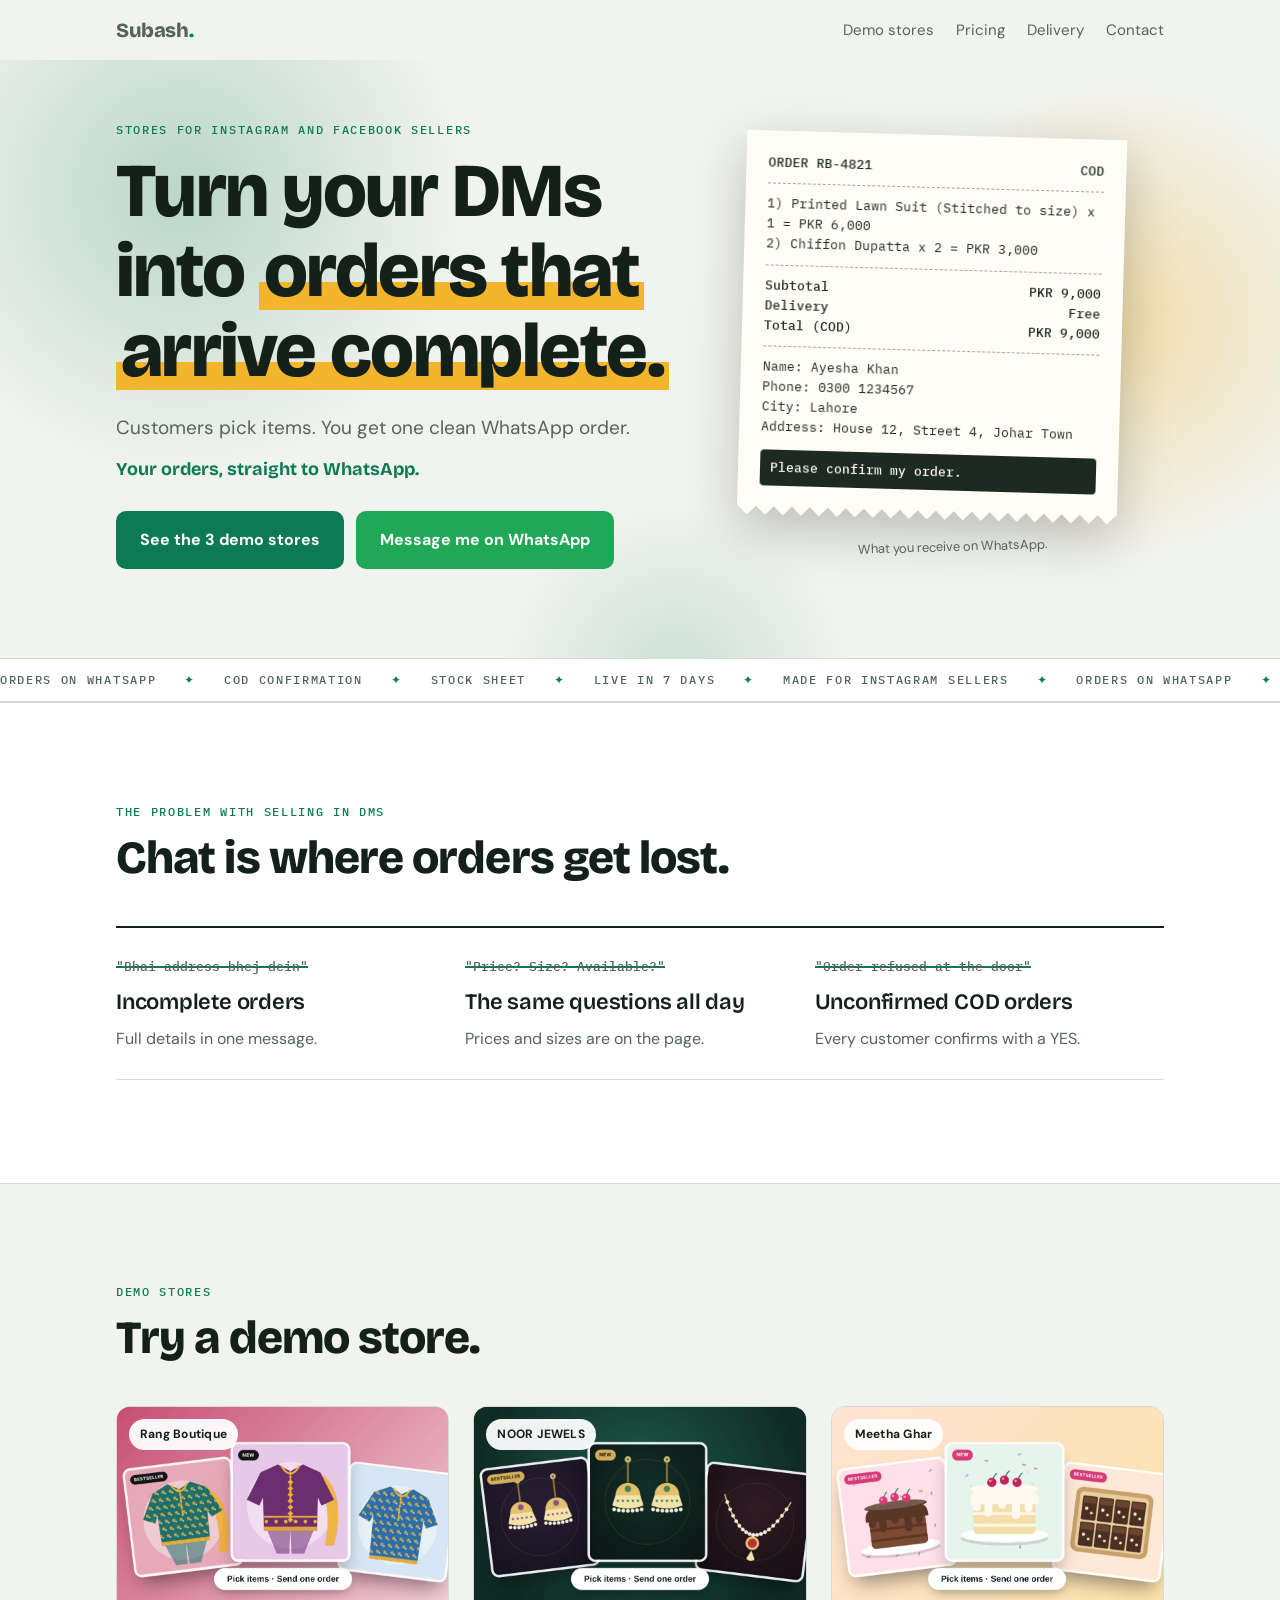
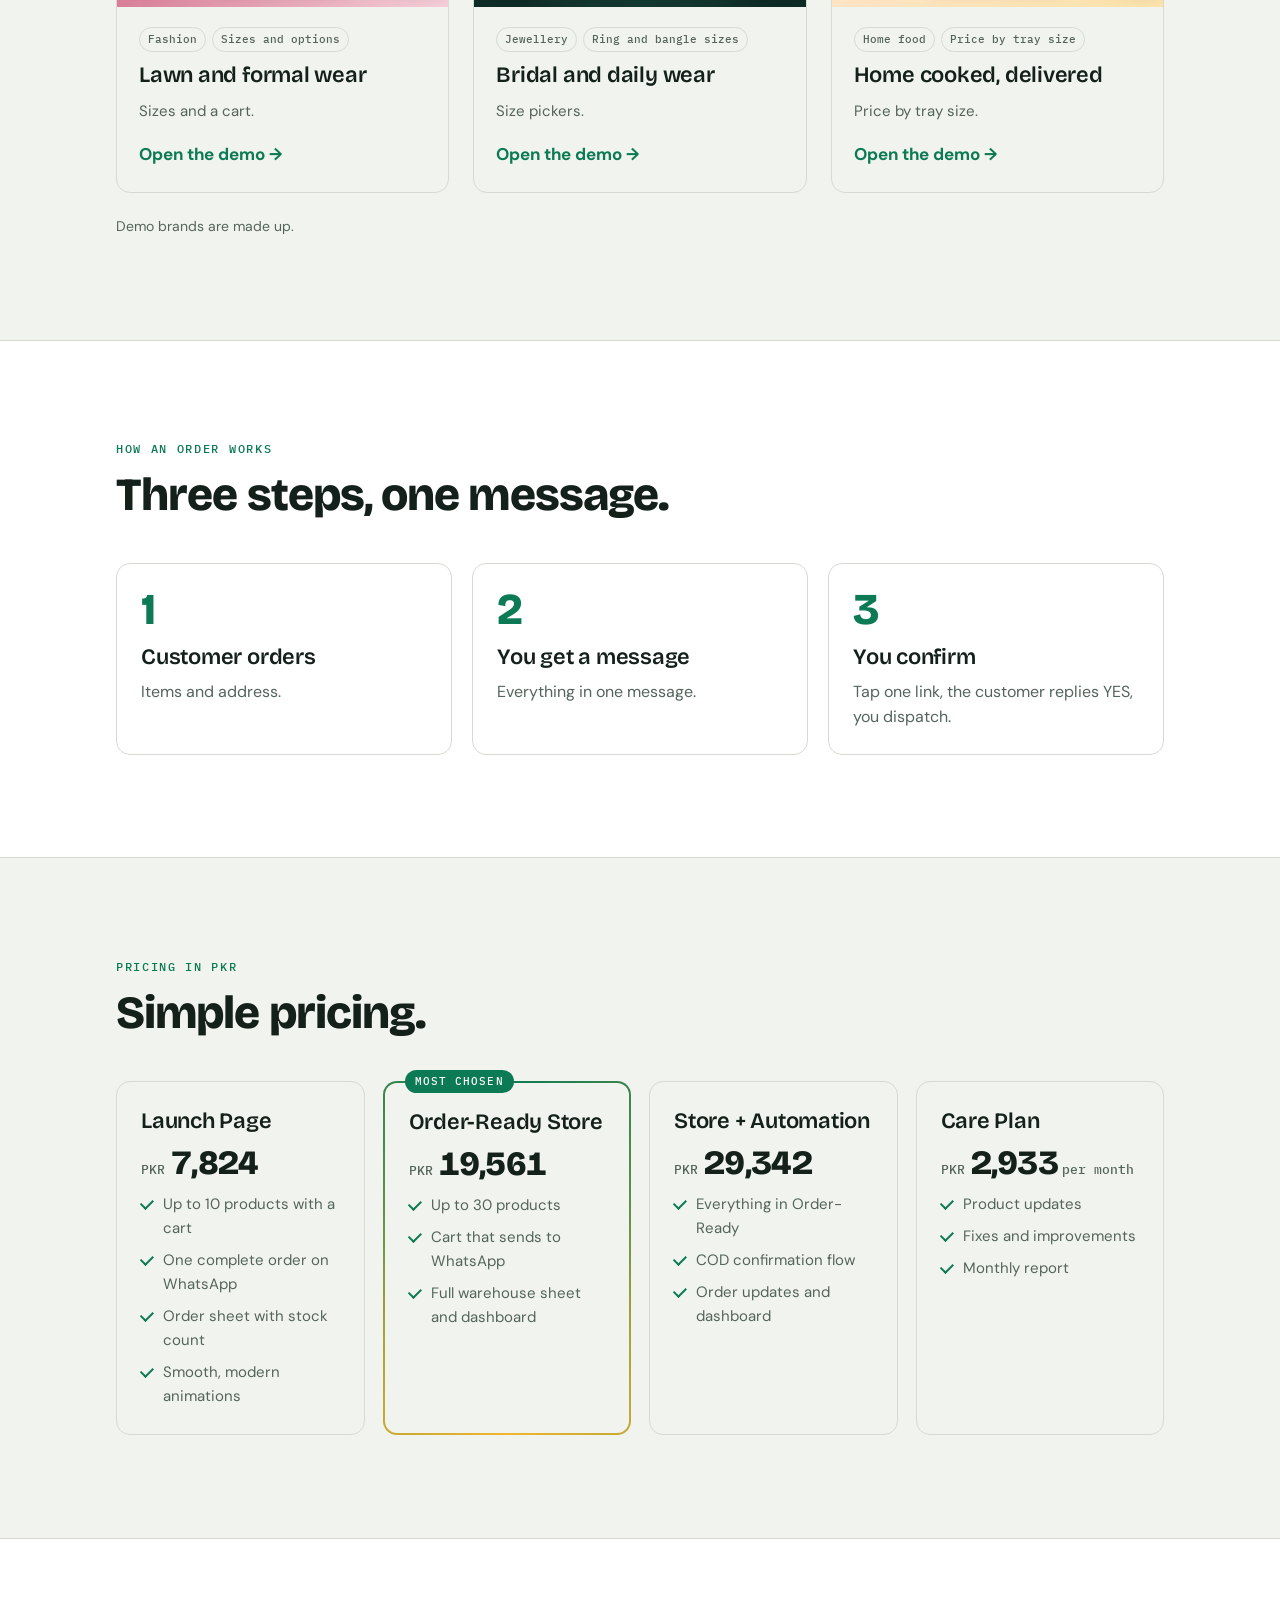
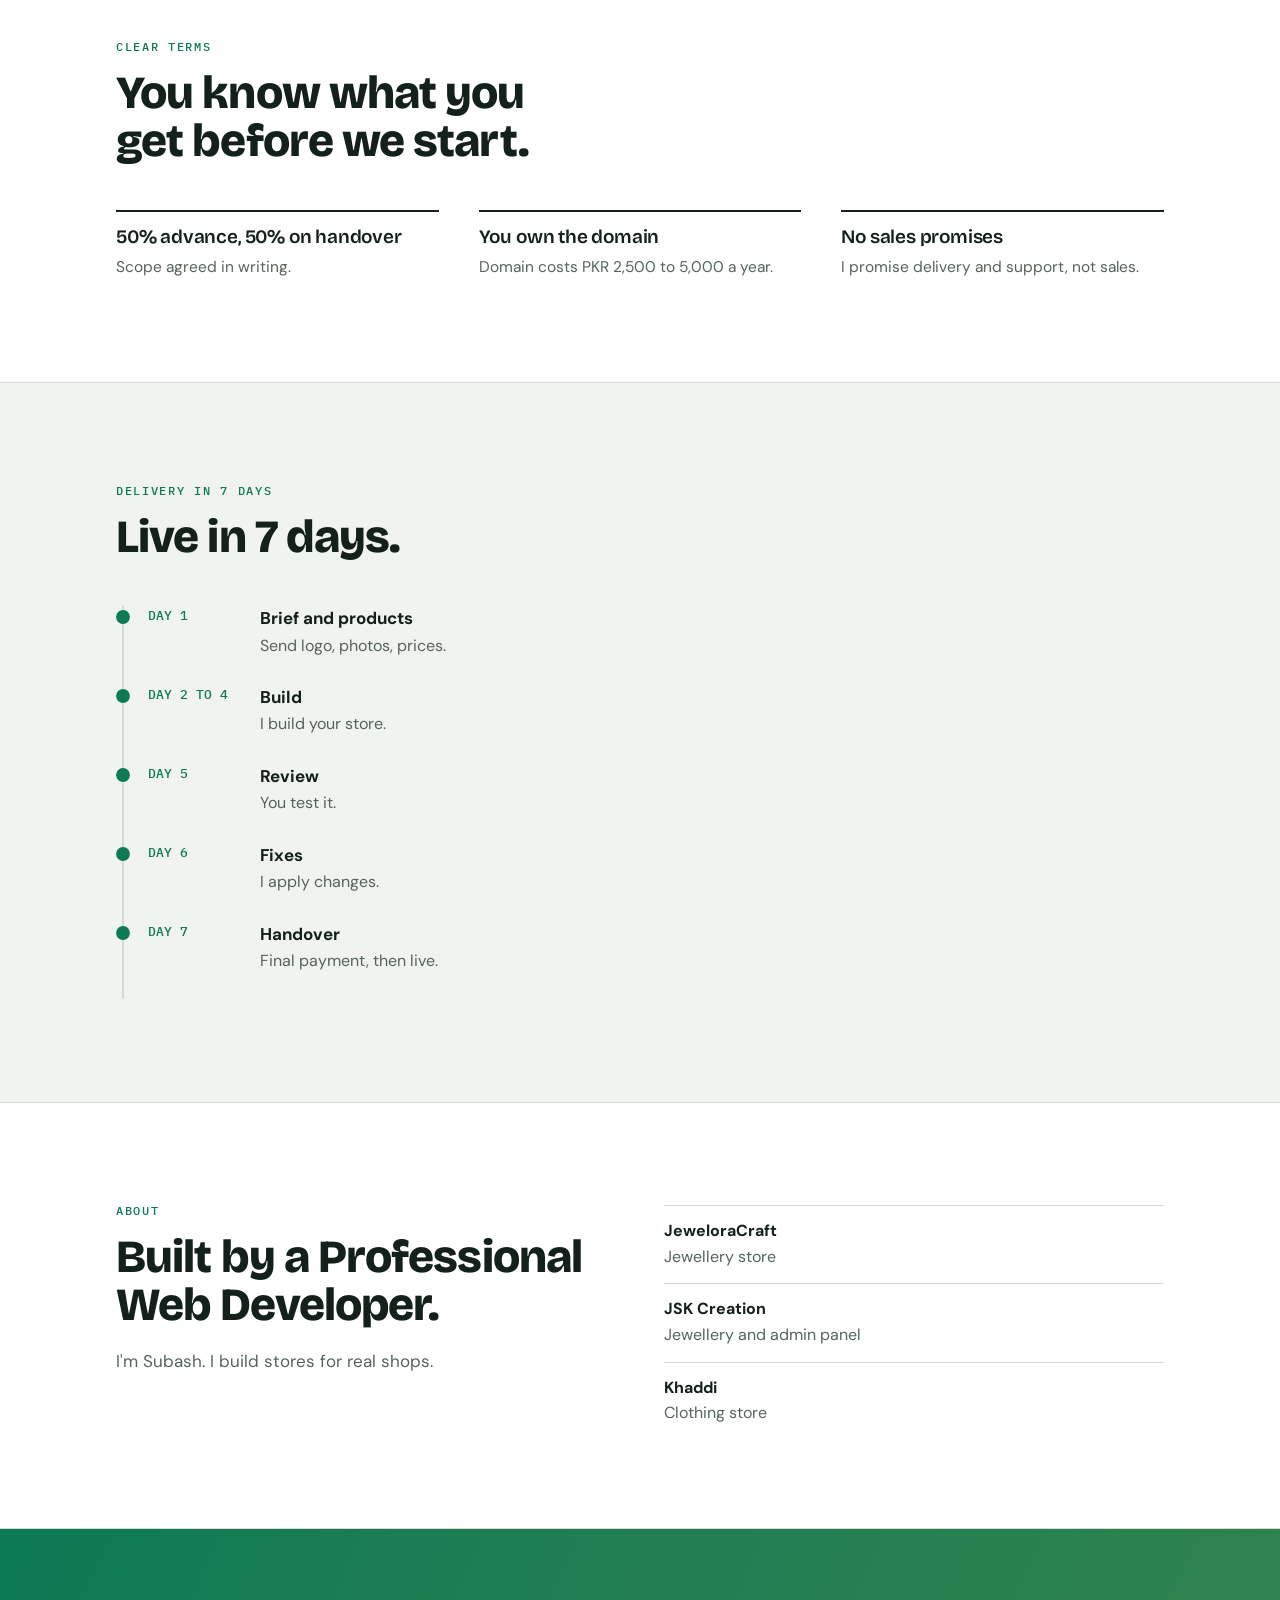
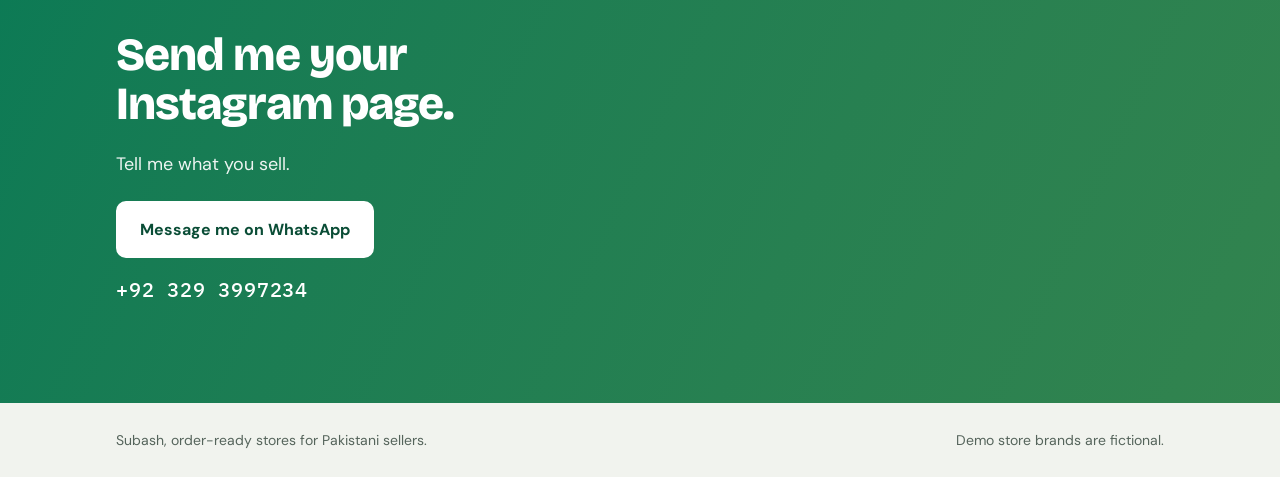
<file: index.html>
<!doctype html>
<html>
  <head>
    <meta charset="utf-8" />
    <meta
      name="viewport"
      content="width=device-width,initial-scale=1,viewport-fit=cover"
    />
    <title>Subash | Order-Ready Stores for Instagram Sellers</title>
    <meta name="description" content="Turn your DMs into complete WhatsApp orders. Simple online stores for Instagram and Facebook sellers. 3 demo stores, live in 7 days.">
    <link rel="canonical" href="https://subash-portfolio.pages.dev/">
    <meta property="og:type" content="website">
    <meta property="og:site_name" content="Subash">
    <meta property="og:title" content="Turn your DMs into orders that arrive complete">
    <meta property="og:description" content="Customers pick items. You get one clean WhatsApp order. See 3 demo stores.">
    <meta property="og:url" content="https://subash-portfolio.pages.dev/">
    <meta property="og:image" content="https://subash-portfolio.pages.dev/preview.jpg">
    <meta property="og:image:type" content="image/jpeg">
    <meta property="og:image:width" content="1200">
    <meta property="og:image:height" content="630">
    <meta property="og:image:alt" content="Turn your DMs into orders that arrive complete">
    <meta name="twitter:card" content="summary_large_image">
    <meta name="twitter:title" content="Turn your DMs into orders that arrive complete">
    <meta name="twitter:description" content="Customers pick items. You get one clean WhatsApp order. See 3 demo stores.">
    <meta name="twitter:image" content="https://subash-portfolio.pages.dev/preview.jpg">
    <meta property="og:image:secure_url" content="https://subash-portfolio.pages.dev/preview.jpg">
    <style>
      :root {
        color-scheme: light;
        box-sizing: border-box;
        padding-top: env(safe-area-inset-top, 0px);
        padding-bottom: env(safe-area-inset-bottom, 0px);
      }
      html {
        scroll-padding-top: env(safe-area-inset-top, 0px);
      }
      body {
        margin: 0;
        padding: 0;
        font:
          14px -apple-system,
          BlinkMacSystemFont,
          sans-serif;
        background: #fff;
        color: #000;
      }
      img {
        max-width: 100%;
      }
      [hidden]:not([hidden="until-found" i]) {
        display: none !important;
      }
    </style>
<meta name="theme-color" content="#0b7a55" />
    <meta name="claude:viewport-fit-sides" content="cover" />
    <link rel="preconnect" href="https://fonts.googleapis.com" />
    <link rel="preconnect" href="https://fonts.gstatic.com" crossorigin />
    <link rel="icon" type="image/svg+xml" href="data:image/svg+xml,%3Csvg xmlns='http://www.w3.org/2000/svg' viewBox='0 0 64 64'%3E%3Crect width='64' height='64' rx='15' fill='%230b7a55'/%3E%3Ctext x='32' y='47' text-anchor='middle' font-family='Georgia,serif' font-size='48' font-weight='bold' fill='%23f3b52c'%3ES%3C/text%3E%3Ccircle cx='48' cy='15' r='4' fill='%23ffffff'/%3E%3C/svg%3E" />
    <link
      rel="stylesheet"
      href="https://fonts.googleapis.com/css2?family=Bricolage+Grotesque:opsz,wght@12..96,600;12..96,800&family=DM+Sans:wght@400;500;700&family=IBM+Plex+Mono:wght@400;500&display=swap"
    />
<script>(function(d){if(window.matchMedia&&matchMedia("(prefers-reduced-motion: reduce)").matches)return;d.classList.add("mo");setTimeout(function(){if(!window.__mo)d.classList.remove("mo")},5000)})(document.documentElement)</script>
    <link rel="stylesheet" href="motion.css" />
    <style>
      /* Layout: left-aligned hero with a torn order slip as the one bold element; everything else is quiet, wide-margin sections. */
      :root {
        --bg: #f1f3ee;
        --surface: #ffffff;
        --fg: #14201a;
        --muted: #55645b;
        --line: #d5dbd2;
        --accent: #0b7a55;
        --accent-ink: #ffffff;
        --mark: #f3b52c;
        --slip: #fffdf6;
        --slip-ink: #1d2a22;
        --display: "Bricolage Grotesque";
        --body: "DM Sans";
        --mono: "IBM Plex Mono";
      }
      @media (prefers-color-scheme: dark) {
        :root:not([data-theme="light"]) {
          --bg: #0e1511;
          --surface: #16201a;
          --fg: #e9efe9;
          --muted: #9baaa0;
          --line: #263329;
          --accent: #3cc590;
          --accent-ink: #06180f;
          --mark: #e7b13a;
          --slip: #f4efe0;
          --slip-ink: #1d2a22;
          color-scheme: dark;
        }
      }
      :root[data-theme="dark"] {
        --bg: #0e1511;
        --surface: #16201a;
        --fg: #e9efe9;
        --muted: #9baaa0;
        --line: #263329;
        --accent: #3cc590;
        --accent-ink: #06180f;
        --mark: #e7b13a;
        --slip: #f4efe0;
        --slip-ink: #1d2a22;
        color-scheme: dark;
      }
      * {
        box-sizing: border-box;
      }
      html {
        scroll-behavior: smooth;
      }
      body {
        margin: 0;
        background: var(--bg);
        color: var(--fg);
        font:
          17px/1.6 var(--body),
          system-ui,
          sans-serif;
        -webkit-text-size-adjust: 100%;
      }
      a {
        color: inherit;
      }
      .in {
        max-width: 1080px;
        margin: 0 auto;
        padding-left: max(16px, env(safe-area-inset-left, 0px));
        padding-right: max(16px, env(safe-area-inset-right, 0px));
      }
      h1,
      h2,
      h3 {
        font-family: var(--display), system-ui, sans-serif;
        text-wrap: balance;
        margin: 0;
        line-height: 1.05;
        letter-spacing: -0.02em;
      }
      h1 {
        font-weight: 800;
        font-size: clamp(40px, 7.4vw, 76px);
      }
      h2 {
        font-weight: 800;
        font-size: clamp(30px, 4.6vw, 46px);
      }
      h3 {
        font-weight: 600;
        font-size: 22px;
        letter-spacing: -0.01em;
        line-height: 1.2;
      }
      p {
        margin: 0;
      }
      .eyebrow {
        font:
          500 12px/1 var(--mono),
          monospace;
        letter-spacing: 0.14em;
        text-transform: uppercase;
        color: var(--accent);
        display: block;
        margin-bottom: 16px;
      }
      :focus-visible {
        outline: 3px solid var(--accent);
        outline-offset: 3px;
        border-radius: 4px;
      }

      nav.top .in {
        display: flex;
        justify-content: space-between;
        align-items: center;
        gap: 16px;
        padding-block: 18px;
      }
      .brand {
        font:
          800 20px/1 var(--display),
          sans-serif;
        text-decoration: none;
        letter-spacing: -0.02em;
      }
      .brand span {
        color: var(--accent);
      }
      nav.top ul {
        display: flex;
        gap: 22px;
        list-style: none;
        margin: 0;
        padding: 0;
        font-size: 15px;
      }
      nav.top a {
        text-decoration: none;
        color: var(--muted);
      }
      nav.top a:hover {
        color: var(--fg);
      }
      @media (max-width: 640px) {
        nav.top ul li:not(:last-child) {
          display: none;
        }
      }

      .btn {
        display: inline-flex;
        align-items: center;
        gap: 8px;
        padding: 14px 22px;
        border-radius: 10px;
        font-weight: 700;
        text-decoration: none;
        font-size: 16px;
        border: 2px solid var(--fg);
        color: var(--fg);
        background: transparent;
      }
      .btn.pri {
        background: var(--accent);
        border-color: var(--accent);
        color: var(--accent-ink);
      }
      .btn:hover {
        transform: translateY(-1px);
      }
      .btn.wa {
        background: #1fa855;
        border-color: #1fa855;
        color: #fff;
      }

      .hero .in {
        display: grid;
        grid-template-columns: minmax(0, 1.15fr) minmax(0, 0.85fr);
        gap: 56px;
        align-items: center;
        padding-block: clamp(24px, 5vw, 64px) clamp(48px, 7vw, 96px);
      }
      .hero .lead {
        font-size: 19px;
        color: var(--muted);
        max-width: 50ch;
        margin-top: 22px;
      }
      .tagline {
        font:
          700 18px/1.3 var(--display),
          sans-serif;
        color: var(--accent);
        margin-top: 14px;
      }
      .ctas {
        display: flex;
        flex-wrap: wrap;
        gap: 12px;
        margin-top: 30px;
      }
      .mark {
        background: linear-gradient(
          transparent 62%,
          var(--mark) 62% 92%,
          transparent 92%
        );
        padding: 0 0.06em;
      }

      .slipwrap {
        justify-self: center;
        width: min(100%, 380px);
        transform: rotate(1.6deg);
      }
      .slip {
        background: var(--slip);
        color: var(--slip-ink);
        font:
          13px/1.55 var(--mono),
          monospace;
        padding: 22px 22px 30px;
        -webkit-mask:
          linear-gradient(#000 0 0) top/100% calc(100% - 9px) no-repeat,
          conic-gradient(
              from -45deg at bottom,
              #0000,
              #000 1deg 89deg,
              #0000 90deg
            )
            bottom/18px 9px repeat-x;
        mask:
          linear-gradient(#000 0 0) top/100% calc(100% - 9px) no-repeat,
          conic-gradient(
              from -45deg at bottom,
              #0000,
              #000 1deg 89deg,
              #0000 90deg
            )
            bottom/18px 9px repeat-x;
        filter: drop-shadow(0 18px 26px rgba(0, 0, 0, 0.18));
      }
      .slipwrap {
        filter: drop-shadow(0 18px 26px rgba(0, 0, 0, 0.22));
      }
      .slip {
        filter: none;
      }
      .slip .hd {
        display: flex;
        justify-content: space-between;
        gap: 10px;
        border-bottom: 1px dashed #9aa79d;
        padding-bottom: 10px;
        margin-bottom: 10px;
        font-weight: 500;
      }
      .slip .tt {
        display: flex;
        justify-content: space-between;
        font-weight: 500;
      }
      .slip hr {
        border: 0;
        border-top: 1px dashed #9aa79d;
        margin: 10px 0;
      }
      .slip .ok {
        margin-top: 12px;
        background: #1d2a22;
        color: #fffdf6;
        padding: 8px 10px;
        border-radius: 4px;
        font-weight: 500;
      }
      .slipcap {
        font-size: 13px;
        color: var(--muted);
        margin-top: 18px;
        text-align: center;
        transform: rotate(-1.6deg);
      }

      section {
        padding-block: clamp(56px, 8vw, 104px);
      }
      section.alt {
        background: var(--surface);
        border-block: 1px solid var(--line);
      }
      .head {
        max-width: 62ch;
        margin-bottom: 44px;
      }
      .head p {
        color: var(--muted);
        margin-top: 16px;
        font-size: 18px;
      }

      .pains {
        display: grid;
        grid-template-columns: repeat(auto-fit, minmax(min(100%, 280px), 1fr));
        gap: 0;
        border-top: 2px solid var(--fg);
      }
      .pain {
        padding: 24px 24px 28px 0;
        border-bottom: 1px solid var(--line);
        min-width: 0;
      }
      .pain .before {
        font:
          500 13px/1.4 var(--mono),
          monospace;
        color: var(--muted);
        text-decoration: line-through;
        text-decoration-color: var(--accent);
      }
      .pain h3 {
        margin: 10px 0 10px;
      }
      .pain p {
        color: var(--muted);
        font-size: 16px;
      }

      .demos {
        display: grid;
        grid-template-columns: repeat(auto-fit, minmax(min(100%, 300px), 1fr));
        gap: 24px;
      }
      .demo {
        background: var(--bg);
        border: 1px solid var(--line);
        border-radius: 14px;
        overflow: hidden;
        display: flex;
        flex-direction: column;
        min-width: 0;
        text-decoration: none;
      }
      section.alt .demo {
        background: var(--bg);
      }
      .shot {
        height: 200px;
        position: relative;
        overflow: hidden;
        display: grid;
        place-items: center;
      }
      .shot .lbl {
        font-weight: 700;
        letter-spacing: 0.04em;
      }
      .demo .tx {
        padding: 20px 22px 24px;
        display: flex;
        flex-direction: column;
        gap: 10px;
        flex: 1;
      }
      .demo .tx p {
        color: var(--muted);
        font-size: 15px;
      }
      .demo .tx .go {
        margin-top: auto;
        font-weight: 700;
        color: var(--accent);
        padding-top: 8px;
      }
      .tags {
        display: flex;
        flex-wrap: wrap;
        gap: 6px;
      }
      .tags span {
        font:
          500 11px/1 var(--mono),
          monospace;
        border: 1px solid var(--line);
        padding: 6px 8px;
        border-radius: 99px;
        color: var(--muted);
      }
      .demo .shot img {
        position: absolute;
        inset: 0;
        width: 100%;
        height: 100%;
        object-fit: cover;
        display: block;
      }
      .demo .shot .lbl {
        position: absolute;
        top: 12px;
        left: 12px;
        z-index: 2;
        background: rgba(255, 255, 255, 0.94);
        color: #14201a;
        font-size: 12px;
        letter-spacing: 0.02em;
        font-family: inherit;
        font-style: normal;
        padding: 6px 11px;
        border-radius: 99px;
      }
      @media (max-width: 640px) {
        .demo .shot .lbl {
          top: 8px;
          left: 8px;
          font-size: 10px;
          padding: 4px 8px;
        }
        .demo .shot img {
          object-position: center bottom;
        }
      }
      .demo:hover {
        border-color: var(--accent);
      }
      .s1 {
        background: linear-gradient(135deg, #c4476c, #f7d7df);
      }
      .s1 .lbl {
        font-family: "Bodoni Moda", Georgia, serif;
        font-style: italic;
        font-size: 34px;
        color: #fff;
        letter-spacing: 0.02em;
      }
      .s2 {
        background: radial-gradient(circle at 50% 40%, #21584a, #0f2a24 70%);
      }
      .s2 .lbl {
        font-family: Georgia, serif;
        font-size: 26px;
        letter-spacing: 0.2em;
        text-transform: uppercase;
        color: #d9b25f;
      }
      .s3 {
        background: linear-gradient(135deg, #fde2d4, #fbe9b7);
      }
      .s3 .lbl {
        font-family: Georgia, serif;
        font-size: 32px;
        color: #c8402a;
      }
      .note {
        font-size: 14px;
        color: var(--muted);
        margin-top: 22px;
      }

      .flow {
        display: grid;
        grid-template-columns: repeat(auto-fit, minmax(min(100%, 230px), 1fr));
        gap: 20px;
        counter-reset: s;
        list-style: none;
        padding: 0;
        margin: 0;
      }
      .flow li {
        counter-increment: s;
        background: var(--surface);
        border: 1px solid var(--line);
        border-radius: 14px;
        padding: 24px;
        min-width: 0;
      }
      .flow li::before {
        content: counter(s);
        font:
          800 44px/1 var(--display),
          sans-serif;
        color: var(--accent);
        display: block;
        margin-bottom: 12px;
      }
      .flow p {
        color: var(--muted);
        font-size: 16px;
        margin-top: 8px;
      }

      .prices {
        display: grid;
        grid-template-columns: repeat(auto-fit, minmax(min(100%, 230px), 1fr));
        gap: 18px;
      }
      .plan {
        border: 1px solid var(--line);
        border-radius: 14px;
        padding: 26px 24px;
        background: var(--bg);
        display: flex;
        flex-direction: column;
        gap: 12px;
        min-width: 0;
      }
      .plan.best {
        border: 2px solid var(--accent);
        position: relative;
      }
      .plan.best::after {
        content: "Most chosen";
        position: absolute;
        top: -13px;
        left: 20px;
        background: var(--accent);
        color: var(--accent-ink);
        font:
          500 11px/1 var(--mono),
          monospace;
        letter-spacing: 0.1em;
        text-transform: uppercase;
        padding: 6px 10px;
        border-radius: 99px;
      }
      .plan .pr {
        font:
          800 34px/1 var(--display),
          sans-serif;
        letter-spacing: -0.02em;
        font-variant-numeric: tabular-nums;
      }
      .plan .pr small {
        font:
          500 13px/1 var(--mono),
          monospace;
        color: var(--muted);
        letter-spacing: 0;
        margin-right: 6px;
      }
      .plan .pr small.per {
        margin: 0 0 0 4px;
      }
      .plan ul {
        margin: 0;
        padding: 0;
        list-style: none;
        display: grid;
        gap: 8px;
        font-size: 15px;
        color: var(--muted);
      }
      .plan li {
        padding-left: 22px;
        position: relative;
      }
      .plan li::before {
        content: "";
        position: absolute;
        left: 2px;
        top: 0.55em;
        width: 10px;
        height: 6px;
        border-left: 2px solid var(--accent);
        border-bottom: 2px solid var(--accent);
        transform: rotate(-45deg) translateY(-3px);
      }
      .early {
        margin-top: 26px;
        border-left: 4px solid var(--mark);
        padding: 6px 0 6px 18px;
        max-width: 70ch;
      }
      .early b {
        font-weight: 700;
      }

      .terms {
        display: grid;
        grid-template-columns: repeat(auto-fit, minmax(min(100%, 240px), 1fr));
        gap: 24px 40px;
      }
      .terms div {
        border-top: 2px solid var(--fg);
        padding-top: 14px;
        min-width: 0;
      }
      .terms h3 {
        font-size: 19px;
        margin-bottom: 6px;
      }
      .terms p {
        color: var(--muted);
        font-size: 15.5px;
      }

      .days {
        list-style: none;
        margin: 0;
        padding: 0;
        border-left: 2px solid var(--line);
        margin-left: 6px;
      }
      .days li {
        display: grid;
        grid-template-columns: 96px minmax(0, 1fr);
        gap: 16px;
        padding: 0 0 26px 24px;
        position: relative;
      }
      .days li::before {
        content: "";
        position: absolute;
        left: -7px;
        top: 6px;
        width: 12px;
        height: 12px;
        border-radius: 99px;
        background: var(--accent);
      }
      .days .d {
        font:
          500 13px/1.6 var(--mono),
          monospace;
        color: var(--accent);
        padding-top: 1px;
      }
      .days p {
        color: var(--muted);
        font-size: 16px;
      }
      .days b {
        color: var(--fg);
        display: block;
        font-size: 17px;
      }

      .about {
        display: grid;
        grid-template-columns: minmax(0, 1fr) minmax(0, 1fr);
        gap: 48px;
      }
      @media (max-width: 760px) {
        .hero .in,
        .about {
          grid-template-columns: minmax(0, 1fr);
        }
        .hero .in {
          gap: 40px;
        }
        .slipwrap {
          justify-self: start;
        }
      }
      .built {
        list-style: none;
        padding: 0;
        margin: 0;
        display: grid;
        gap: 14px;
      }
      .built li {
        border-top: 1px solid var(--line);
        padding-top: 12px;
        font-size: 16px;
        color: var(--muted);
      }
      .built b {
        color: var(--fg);
        display: block;
      }

      .contact {
        background: var(--accent);
        color: var(--accent-ink);
      }
      .contact .in {
        display: grid;
        gap: 22px;
        justify-items: start;
      }
      .contact h2 {
        max-width: 18ch;
      }
      .contact p {
        max-width: 52ch;
        opacity: 0.92;
        font-size: 18px;
      }
      .contact .btn {
        border-color: var(--accent-ink);
        color: var(--accent-ink);
      }
      .contact .btn.wa {
        background: #fff;
        color: #0a4d36;
        border-color: #fff;
      }
      .num {
        font:
          500 20px/1 var(--mono),
          monospace;
        letter-spacing: 0.04em;
        user-select: all;
      }
      footer .in {
        padding-block: 26px;
        font-size: 14px;
        color: var(--muted);
        display: flex;
        flex-wrap: wrap;
        gap: 8px 24px;
        justify-content: space-between;
      }

      .mbar {
        display: none;
      }
      @media (max-width: 640px) {
        body {
          font-size: 15px;
          line-height: 1.45;
          padding-bottom: 84px;
        }
        nav.top .in {
          padding-block: 12px;
        }
        nav.top ul li:last-child a {
          background: var(--fg);
          color: var(--bg);
          padding: 8px 16px;
          border-radius: 99px;
          font-weight: 700;
          font-size: 14px;
        }
        .hero {
          margin: 0 12px;
          border-radius: 24px;
          background: var(--accent);
          color: var(--accent-ink);
        }
        .hero .in {
          padding: 24px 18px 28px;
          gap: 26px;
        }
        .hero .eyebrow {
          color: var(--accent-ink);
          opacity: 0.8;
          font-size: 11px;
          margin-bottom: 12px;
        }
        .hero h1 {
          font-size: clamp(32px, 9.6vw, 40px);
        }
        .hero .lead {
          color: var(--accent-ink);
          opacity: 0.92;
          font-size: 16px;
          margin-top: 12px;
        }
        .tagline {
          display: none;
        }
        .hero .btn.wa {
          display: none;
        }
        .hero .btn.pri {
          background: #fff;
          border-color: #fff;
          color: #0a4d36;
          width: 100%;
          justify-content: center;
        }
        .ctas {
          margin-top: 20px;
        }
        .slipwrap {
          justify-self: center;
          transform: rotate(-1deg);
          width: min(100%, 320px);
        }
        .slipcap {
          display: none;
        }
        section {
          padding-block: 32px;
        }
        section.alt {
          border-block: 0;
        }
        .head {
          margin-bottom: 16px;
        }
        .head p {
          font-size: 15px;
          margin-top: 8px;
        }
        h2 {
          font-size: 25px;
        }
        .eyebrow {
          margin-bottom: 10px;
        }
        .pains,
        .demos,
        .flow,
        .prices {
          display: flex;
          overflow-x: auto;
          scroll-snap-type: x mandatory;
          gap: 12px;
          margin-inline: -16px;
          padding: 18px 16px 10px;
          border-top: 0;
          scrollbar-width: none;
          -webkit-overflow-scrolling: touch;
        }
        .pains::-webkit-scrollbar,
        .demos::-webkit-scrollbar,
        .flow::-webkit-scrollbar,
        .prices::-webkit-scrollbar {
          display: none;
        }
        .pains > *,
        .demos > *,
        .flow > *,
        .prices > * {
          flex: 0 0 78%;
          scroll-snap-align: center;
        }
        .pain {
          background: var(--bg);
          border: 1px solid var(--line);
          border-radius: 16px;
          padding: 18px;
        }
        .pain h3 {
          margin: 8px 0 6px;
          font-size: 19px;
        }
        .pain p {
          font-size: 14px;
        }
        .shot {
          height: 120px;
        }
        .demo .tx {
          padding: 14px 16px 16px;
          gap: 6px;
        }
        .demo .tx p {
          font-size: 14px;
        }
        .tags {
          display: none;
        }
        .flow li {
          padding: 18px;
        }
        .flow li::before {
          font-size: 34px;
          margin-bottom: 6px;
        }
        .flow p {
          font-size: 14px;
        }
        .plan {
          padding: 20px 18px;
          gap: 10px;
        }
        .plan .pr {
          font-size: 30px;
        }
        .early {
          font-size: 14px;
          margin-top: 14px;
        }
        .note {
          font-size: 13px;
          margin-top: 6px;
        }
        .terms {
          grid-template-columns: 1fr;
          gap: 12px;
        }
        .terms div {
          border-top: 0;
          border-left: 3px solid var(--accent);
          padding: 2px 0 2px 14px;
        }
        .terms h3 {
          font-size: 17px;
        }
        .terms p {
          font-size: 14px;
        }
        .days li {
          grid-template-columns: 1fr;
          gap: 2px;
          padding-bottom: 18px;
        }
        .days p {
          font-size: 14px;
        }
        .about {
          gap: 24px;
        }
        .built li {
          font-size: 14px;
        }
        .contact {
          margin: 0 12px 16px;
          border-radius: 24px;
          padding-block: 32px;
        }
        .contact h2 {
          max-width: none;
        }
        .contact p {
          font-size: 15px;
        }
        .contact .btn {
          width: 100%;
          justify-content: center;
        }
        .num {
          font-size: 17px;
        }
        footer .in {
          padding-block: 14px;
          font-size: 13px;
        }
        footer .in span:last-child {
          display: none;
        }
        .mbar {
          display: flex;
          gap: 10px;
          position: fixed;
          left: 0;
          right: 0;
          bottom: 0;
          z-index: 30;
          background: var(--surface);
          border-top: 1px solid var(--line);
          padding: 10px max(14px, env(safe-area-inset-right, 0px))
            calc(10px + env(safe-area-inset-bottom, 0px))
            max(14px, env(safe-area-inset-left, 0px));
        }
        .mbar .btn {
          flex: 1;
          justify-content: center;
          padding: 12px 10px;
          font-size: 15px;
        }
      }

      /* ============ Motion (see motion.css for the shared engine) ============ */
      nav.top { position: sticky; top: 0; z-index: 40; transition: background 0.3s, box-shadow 0.3s; }
      nav.top.stuck {
        background: color-mix(in srgb, var(--bg) 82%, transparent);
        -webkit-backdrop-filter: blur(14px) saturate(1.4);
        backdrop-filter: blur(14px) saturate(1.4);
        box-shadow: 0 1px 0 var(--line);
      }
      nav.top ul a { position: relative; transition: color 0.2s; }
      nav.top ul a::after {
        content: ""; position: absolute; left: 0; right: 0; bottom: -5px; height: 2px;
        background: var(--accent); transform: scaleX(0); transform-origin: right;
        transition: transform 0.35s cubic-bezier(0.2, 0.8, 0.2, 1);
      }
      nav.top ul a:hover::after, nav.top ul a.on::after { transform: scaleX(1); transform-origin: left; }
      nav.top ul a.on { color: var(--fg); }
      @media (max-width: 640px) { nav.top ul a::after { display: none; } }

      .hero { position: relative; isolation: isolate; }
      .aura { position: absolute; inset: 0; overflow: hidden; z-index: -1; pointer-events: none; border-radius: inherit; }
      .aura i { position: absolute; border-radius: 50%; }
      .aura i:nth-child(1) {
        width: min(54vw, 620px); aspect-ratio: 1; left: -10%; top: -30%;
        background: radial-gradient(circle, color-mix(in srgb, var(--accent) 24%, transparent), transparent 65%);
        animation: mo-drift 16s ease-in-out infinite alternate;
      }
      .aura i:nth-child(2) {
        width: min(46vw, 520px); aspect-ratio: 1; right: -8%; top: 0;
        background: radial-gradient(circle, color-mix(in srgb, var(--mark) 34%, transparent), transparent 65%);
        animation: mo-drift 20s ease-in-out -6s infinite alternate-reverse;
      }
      .aura i:nth-child(3) {
        width: min(34vw, 380px); aspect-ratio: 1; left: 38%; bottom: -35%;
        background: radial-gradient(circle, color-mix(in srgb, var(--accent) 16%, transparent), transparent 65%);
        animation: mo-drift 22s ease-in-out -3s infinite alternate;
      }
      @keyframes mo-drift { to { translate: 6vw 4vw; scale: 1.18; } }
      @media (max-width: 640px) {
        .aura i:nth-child(1), .aura i:nth-child(3) { background: radial-gradient(circle, rgba(255, 255, 255, 0.2), transparent 65%); }
      }

      html.mo .brand span { display: inline-block; animation: mo-pop 0.8s var(--mo-pop) 0.2s backwards; }
      html.mo .brand:hover span { animation: mo-wiggle 0.6s ease; }

      html.mo .mark {
        background-repeat: no-repeat; background-size: 0% 100%;
        -webkit-box-decoration-break: clone; box-decoration-break: clone;
        transition: background-size 1.1s cubic-bezier(0.2, 0.8, 0.2, 1) 0.9s;
      }
      html.mo .is-in .mark { background-size: 100% 100%; }

      /* the order slip prints, then its lines appear one by one */
      html.mo .slip [data-ln] { opacity: 0; }
      html.mo .slipwrap.is-in .slip { animation: mo-print 1.1s var(--mo-ease) var(--d, 0s) backwards, mo-bob 7s ease-in-out 2.6s infinite; }
      html.mo .slipwrap.is-in .slip [data-ln] {
        opacity: 1; animation: mo-up-sm 0.5s var(--mo-ease) calc(var(--d, 0s) + 0.5s + var(--k) * 0.11s) backwards;
      }
      html.mo .slipwrap.is-in .slip .ok { animation-name: mo-up-sm, mo-okpulse; animation-duration: 0.5s, 2.6s; animation-delay: calc(var(--d, 0s) + 0.5s + var(--k) * 0.11s), 3s; animation-iteration-count: 1, infinite; animation-fill-mode: backwards, none; animation-timing-function: var(--mo-ease), ease-in-out; }
      @keyframes mo-print { from { clip-path: inset(0 0 100% 0); } to { clip-path: inset(0 0 0 0); } }
      @keyframes mo-okpulse { 0%, 100% { box-shadow: 0 0 0 0 rgba(11, 122, 85, 0); } 50% { box-shadow: 0 0 0 6px rgba(11, 122, 85, 0.28); } }
      .slip { will-change: transform; }

      html.mo .hero .btn.wa { animation: mo-ring 2.8s ease-out 2s infinite; }
      html.mo .contact .btn.wa { animation: mo-ring-w 2.8s ease-out infinite; }
      @keyframes mo-ring { 0% { box-shadow: 0 0 0 0 rgba(31, 168, 85, 0.5); } 70%, 100% { box-shadow: 0 0 0 14px rgba(31, 168, 85, 0); } }
      @keyframes mo-ring-w { 0% { box-shadow: 0 0 0 0 rgba(255, 255, 255, 0.55); } 70%, 100% { box-shadow: 0 0 0 16px rgba(255, 255, 255, 0); } }

      /* marquee strip */
      .marq { overflow: hidden; border-block: 1px solid var(--line); background: var(--surface); padding: 15px 0; font: 500 12px/1 var(--mono), monospace; letter-spacing: 0.14em; text-transform: uppercase; color: var(--muted); }
      .marq-t { display: flex; width: max-content; animation: mo-marq 38s linear infinite; }
      .marq .g { display: flex; flex: none; }
      .marq span { white-space: nowrap; }
      .marq span::after { content: "\2726"; margin: 0 28px; color: var(--accent); }
      .marq:hover .marq-t { animation-play-state: paused; }
      @media (max-width: 640px) { .marq { margin-top: 14px; } }

      /* pain points: the strike-through draws itself */
      html.mo .pain .before {
        text-decoration: none;
        background: linear-gradient(var(--accent), var(--accent)) 0 56% / 0% 2px no-repeat;
        transition: background-size 0.9s cubic-bezier(0.2, 0.8, 0.2, 1) 0.5s;
      }
      html.mo .pain.is-in .before { background-size: 100% 2px; }

      /* cards */
      html.mo .demo { transition: transform 0.45s var(--mo-ease), border-color 0.3s, box-shadow 0.45s; }
      html.mo .demo:hover { transform: translateY(-8px); box-shadow: 0 28px 48px -28px color-mix(in srgb, var(--accent) 60%, transparent); }
      html.mo .demo .shot img { transition: transform 0.9s var(--mo-ease); }
      html.mo .demo:hover .shot img { transform: scale(1.08); }
      html.mo .demo .go { transition: transform 0.35s var(--mo-ease); }
      html.mo .demo:hover .go { transform: translateX(8px); }
      html.mo .spot { --mo-glow: color-mix(in srgb, var(--accent) 14%, transparent); }
      html.mo .flow li { transition: transform 0.4s var(--mo-ease), border-color 0.3s; }
      html.mo .flow li:hover { transform: translateY(-5px); border-color: var(--accent); }
      html.mo .flow li.is-in::before { animation: mo-pop 0.7s var(--mo-pop) calc(var(--d, 0s) + 0.25s) backwards; }
      html.mo .pain { transition: transform 0.35s var(--mo-ease); }
      html.mo .pain:hover { transform: translateX(6px); }
      html.mo .terms div { transition: border-color 0.3s; }
      html.mo .terms div:hover { border-color: var(--accent); }

      /* pricing: the best plan gets a slowly rotating gradient edge */
      html.mo .plan { transition: transform 0.4s var(--mo-ease), box-shadow 0.4s; }
      html.mo .plan:hover { transform: translateY(-6px); box-shadow: 0 24px 40px -28px rgba(0, 0, 0, 0.45); }
      html.mo .plan.best {
        border-color: transparent;
        background: linear-gradient(var(--bg), var(--bg)) padding-box,
          conic-gradient(from var(--ang), var(--accent), var(--mark), var(--accent)) border-box;
      }
      html.mo .plan.best.is-in { animation: mo-up 0.9s var(--mo-ease) var(--d, 0s) backwards, mo-spin 6s linear infinite; }
      @keyframes mo-spin { to { --ang: 360deg; } }

      /* delivery timeline draws as you scroll */
      .days { position: relative; }
      .days::after {
        content: ""; position: absolute; left: -2px; top: 0; bottom: 0; width: 2px; background: var(--accent);
        transform-origin: top; transform: scaleY(var(--p, 1)); pointer-events: none;
      }
      html.mo .days li::before { background: var(--line); transition: background 0.4s, transform 0.5s var(--mo-pop); transform: scale(0.8); }
      html.mo .days li.is-in::before { background: var(--accent); transform: scale(1.15); }
      html.mo .built li { transition: transform 0.3s var(--mo-ease), border-color 0.3s; }
      html.mo .built li:hover { transform: translateX(6px); border-color: var(--accent); }

      /* contact */
      html.mo .contact {
        background: linear-gradient(115deg, var(--accent), color-mix(in srgb, var(--accent) 82%, var(--mark)), var(--accent));
        background-size: 220% 220%; animation: mo-grad 14s ease infinite;
      }
      html.mo .mbar { animation: mo-bar-in 0.7s var(--mo-ease) 0.8s backwards; }
      @media (prefers-reduced-motion: reduce) {
        .marq-t, .aura i, .slip { animation: none !important; }
        * {
          transition: none !important;
          scroll-behavior: auto !important;
        }
      }
    </style>

    <nav class="top" data-stick data-spy>
      <div class="in">
        <a class="brand" href="#top">Subash<span>.</span></a>
        <ul>
          <li><a href="#demos">Demo stores</a></li>
          <li><a href="#pricing">Pricing</a></li>
          <li><a href="#process">Delivery</a></li>
          <li><a href="#contact">Contact</a></li>
        </ul>
      </div>
    </nav>

    <header class="hero" id="top">
      <div class="aura" aria-hidden="true"><i></i><i></i><i></i></div>
      <div class="in">
        <div>
          <span class="eyebrow" data-rv="fade">Stores for Instagram and Facebook sellers</span>
          <h1 data-split style="--d: 0.1s">
            Turn your DMs into
            <span class="mark">orders that arrive complete.</span>
          </h1>
          <p class="lead" data-rv style="--d: 0.55s">
            Customers pick items. You get one clean WhatsApp order.
          </p>
          <p class="tagline" data-rv style="--d: 0.65s">Your orders, straight to WhatsApp.</p>
          <div class="ctas" data-rv style="--d: 0.75s">
            <a class="btn pri" data-magnet href="#demos">See the 3 demo stores</a
            ><a
              class="btn wa" data-magnet
              href="https://wa.me/923293997234?text=Assalam%20o%20Alaikum%20Subash%2C%20I%20saw%20your%20portfolio.%20I%20sell%20on%20Instagram%2FFacebook%20and%20want%20an%20order-ready%20store."
              target="_blank"
              rel="noopener"
              >Message me on WhatsApp</a
            >
          </div>
        </div>
        <div>
          <div class="slipwrap" data-rv="zoom" style="--d: 0.45s">
            <div
              class="slip" data-tilt data-ln-group
              aria-label="Example of the order message a seller receives"
            >
              <div class="hd" data-ln><span>ORDER RB-4821</span><span>COD</span></div>
              <div data-ln>1) Printed Lawn Suit (Stitched to size) x 1 = PKR 6,000</div>
              <div data-ln>2) Chiffon Dupatta x 2 = PKR 3,000</div>
              <hr data-ln />
              <div class="tt" data-ln><span>Subtotal</span><span>PKR 9,000</span></div>
              <div class="tt" data-ln><span>Delivery</span><span>Free</span></div>
              <div class="tt" data-ln>
                <span>Total (COD)</span><span>PKR 9,000</span>
              </div>
              <hr data-ln />
              <div data-ln>Name: Ayesha Khan</div>
              <div data-ln>Phone: 0300 1234567</div>
              <div data-ln>City: Lahore</div>
              <div data-ln>Address: House 12, Street 4, Johar Town</div>
              <div class="ok" data-ln>Please confirm my order.</div>
            </div>
          </div>
          <p class="slipcap" data-rv="fade" style="--d: 2.2s">What you receive on WhatsApp.</p>
        </div>
      </div>
    </header>

    <div class="marq" aria-hidden="true">
      <div class="marq-t">
        <div class="g"><span>Orders on WhatsApp</span><span>COD confirmation</span><span>Stock sheet</span><span>Live in 7 days</span><span>Made for Instagram sellers</span></div>
        <div class="g"><span>Orders on WhatsApp</span><span>COD confirmation</span><span>Stock sheet</span><span>Live in 7 days</span><span>Made for Instagram sellers</span></div>
      </div>
    </div>

    <section class="alt" id="problem">
      <div class="in">
        <div class="head" data-rv="fade">
          <span class="eyebrow">The problem with selling in DMs</span>
          <h2 data-split>Chat is where orders get lost.</h2>
        </div>
        <div class="pains" data-rv-group>
          <div class="pain">
            <span class="before">"Bhai address bhej dein"</span>
            <h3>Incomplete orders</h3>
            <p>Full details in one message.</p>
          </div>
          <div class="pain">
            <span class="before">"Price? Size? Available?"</span>
            <h3>The same questions all day</h3>
            <p>Prices and sizes are on the page.</p>
          </div>
          <div class="pain">
            <span class="before">"Order refused at the door"</span>
            <h3>Unconfirmed COD orders</h3>
            <p>Every customer confirms with a YES.</p>
          </div>
        </div>
      </div>
    </section>

    <section id="demos">
      <div class="in">
        <div class="head" data-rv="fade">
          <span class="eyebrow">Demo stores</span>
          <h2 data-split>Try a demo store.</h2>
        </div>
        <div class="demos" data-rv-group>
          <a class="demo spot" href="rang-boutique.html"
            ><div class="shot s1"><img src="rang-boutique.jpg" alt="Rang Boutique demo store preview" loading="lazy" width="800" height="400"><span class="lbl">Rang Boutique</span></div>
            <div class="tx">
              <div class="tags">
                <span>Fashion</span><span>Sizes and options</span>
              </div>
              <h3>Lawn and formal wear</h3>
              <p>Sizes and a cart.</p>
              <span class="go">Open the demo &rarr;</span>
            </div></a
          >
          <a class="demo spot" href="noor-jewels.html"
            ><div class="shot s2"><img src="noor-jewels.jpg" alt="Noor Jewels demo store preview" loading="lazy" width="800" height="400"><span class="lbl">Noor Jewels</span></div>
            <div class="tx">
              <div class="tags">
                <span>Jewellery</span><span>Ring and bangle sizes</span>
              </div>
              <h3>Bridal and daily wear</h3>
              <p>Size pickers.</p>
              <span class="go">Open the demo &rarr;</span>
            </div></a
          >
          <a class="demo spot" href="meetha-ghar.html"
            ><div class="shot s3"><img src="meetha-ghar.jpg" alt="Meetha Ghar demo store preview" loading="lazy" width="800" height="400"><span class="lbl">Meetha Ghar</span></div>
            <div class="tx">
              <div class="tags">
                <span>Home food</span><span>Price by tray size</span>
              </div>
              <h3>Home cooked, delivered</h3>
              <p>Price by tray size.</p>
              <span class="go">Open the demo &rarr;</span>
            </div></a
          >
        </div>
        <p class="note" data-rv="fade">Demo brands are made up.</p>
      </div>
    </section>

    <section class="alt" id="how">
      <div class="in">
        <div class="head" data-rv="fade">
          <span class="eyebrow">How an order works</span>
          <h2 data-split>Three steps, one message.</h2>
        </div>
        <ol class="flow" data-rv-group>
          <li class="spot">
            <h3>Customer orders</h3>
            <p>Items and address.</p>
          </li>
          <li class="spot">
            <h3>You get a message</h3>
            <p>Everything in one message.</p>
          </li>
          <li class="spot">
            <h3>You confirm</h3>
            <p>Tap one link, the customer replies YES, you dispatch.</p>
          </li>
        </ol>
      </div>
    </section>

    <section id="pricing">
      <div class="in">
        <div class="head" data-rv="fade">
          <span class="eyebrow">Pricing in PKR</span>
          <h2 data-split>Simple pricing.</h2>
        </div>
        <div class="prices" data-rv-group>
          <div class="plan">
            <h3>Launch Page</h3>
            <div class="pr"><small>PKR</small><span data-count="7999">7,999</span></div>
            <ul>
              <li>Up to 10 products with a cart</li>
              <li>One complete order on WhatsApp</li>
              <li>Order sheet with stock count</li>
              <li>Smooth, modern animations</li>
            </ul>
          </div>
          <div class="plan best">
            <h3>Order-Ready Store</h3>
            <div class="pr"><small>PKR</small><span data-count="19999">19,999</span></div>
            <ul>
              <li>Up to 30 products</li>
              <li>Cart that sends to WhatsApp</li>
              <li>Full warehouse sheet and dashboard</li>
            </ul>
          </div>
          <div class="plan">
            <h3>Store + Automation</h3>
            <div class="pr"><small>PKR</small><span data-count="29999">29,999</span></div>
            <ul>
              <li>Everything in Order-Ready</li>
              <li>COD confirmation flow</li>
              <li>Order updates and dashboard</li>
            </ul>
          </div>
          <div class="plan">
            <h3>Care Plan</h3>
            <div class="pr">
              <small>PKR</small><span data-count="2999">2,999</span><small class="per">per month</small>
            </div>
            <ul>
              <li>Product updates</li>
              <li>Fixes and improvements</li>
              <li>Monthly report</li>
            </ul>
          </div>
        </div>
        <!-- <p class="early"><b>First 3 clients:</b> Launch Page for PKR 5,999.</p> -->
      </div>
    </section>

    <section class="alt" id="terms">
      <div class="in">
        <div class="head" data-rv="fade">
          <span class="eyebrow">Clear terms</span>
          <h2 data-split>You know what you get before we start.</h2>
        </div>
        <div class="terms" data-rv-group>
          <div>
            <h3>50% advance, 50% on handover</h3>
            <p>Scope agreed in writing.</p>
          </div>
          <div>
            <h3>You own the domain</h3>
            <p>Domain costs PKR 2,500 to 5,000 a year.</p>
          </div>
          <div>
            <h3>No sales promises</h3>
            <p>I promise delivery and support, not sales.</p>
          </div>
        </div>
      </div>
    </section>

    <section id="process">
      <div class="in">
        <div class="head" data-rv="fade">
          <span class="eyebrow">Delivery in 7 days</span>
          <h2 data-split>Live in 7 days.</h2>
        </div>
        <ol class="days" data-progress data-rv-group="left">
          <li>
            <span class="d">DAY 1</span>
            <p><b>Brief and products</b>Send logo, photos, prices.</p>
          </li>
          <li>
            <span class="d">DAY 2 TO 4</span>
            <p><b>Build</b>I build your store.</p>
          </li>
          <li>
            <span class="d">DAY 5</span>
            <p><b>Review</b>You test it.</p>
          </li>
          <li>
            <span class="d">DAY 6</span>
            <p><b>Fixes</b>I apply changes.</p>
          </li>
          <li>
            <span class="d">DAY 7</span>
            <p><b>Handover</b>Final payment, then live.</p>
          </li>
        </ol>
      </div>
    </section>

    <section class="alt" id="about">
      <div class="in about">
        <div>
          <span class="eyebrow">About</span>
          <h2 data-split>Built by a Professional Web Developer.</h2>
          <p style="margin-top: 18px; color: var(--muted)">
            I'm Subash. I build stores for real shops.
          </p>
        </div>
        <ul class="built" data-rv-group="right">
          <li><b>JeweloraCraft</b>Jewellery store</li>
          <li><b>JSK Creation</b>Jewellery and admin panel</li>
          <li><b>Khaddi</b>Clothing store</li>
        </ul>
      </div>
    </section>

    <section class="contact" id="contact">
      <div class="in">
        <h2 data-split>Send me your Instagram page.</h2>
        <p>Tell me what you sell.</p>
        <a
          class="btn wa" data-magnet
          href="https://wa.me/923293997234?text=Assalam%20o%20Alaikum%20Subash%2C%20I%20saw%20your%20portfolio.%20My%20shop%20is..."
          target="_blank"
          rel="noopener"
          >Message me on WhatsApp</a
        >
        <span class="num">+92 329 3997234</span>
      </div>
    </section>
    <footer>
      <div class="in">
        <span>Subash, order-ready stores for Pakistani sellers.</span
        ><span>Demo store brands are fictional.</span>
      </div>
    </footer>

    <div class="mbar">
      <a
        class="btn wa"
        href="https://wa.me/923293997234?text=Assalam%20o%20Alaikum%20Subash%2C%20I%20saw%20your%20portfolio."
        target="_blank"
        rel="noopener"
        >WhatsApp me</a
      ><a class="btn" href="#pricing">See prices</a>
    </div>
    <script src="motion.js"></script>
  </body>
</html>
</file>
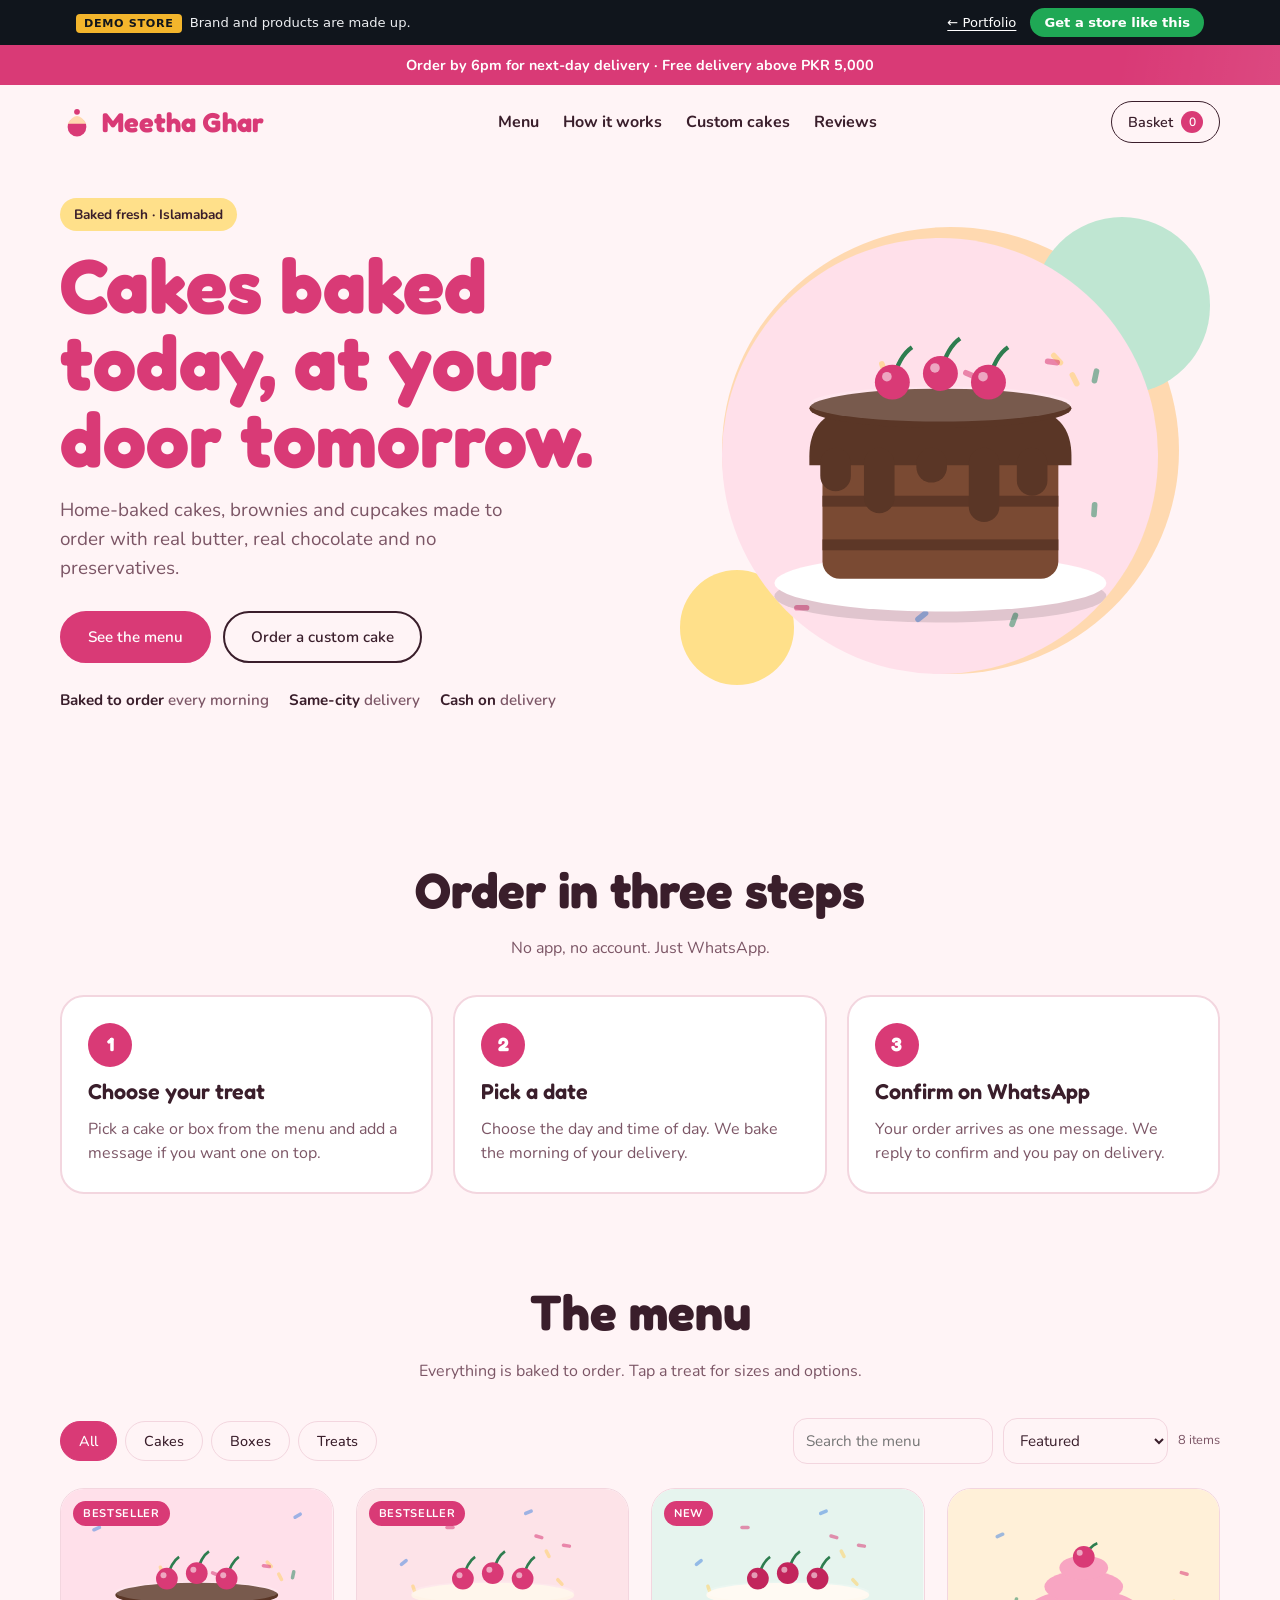
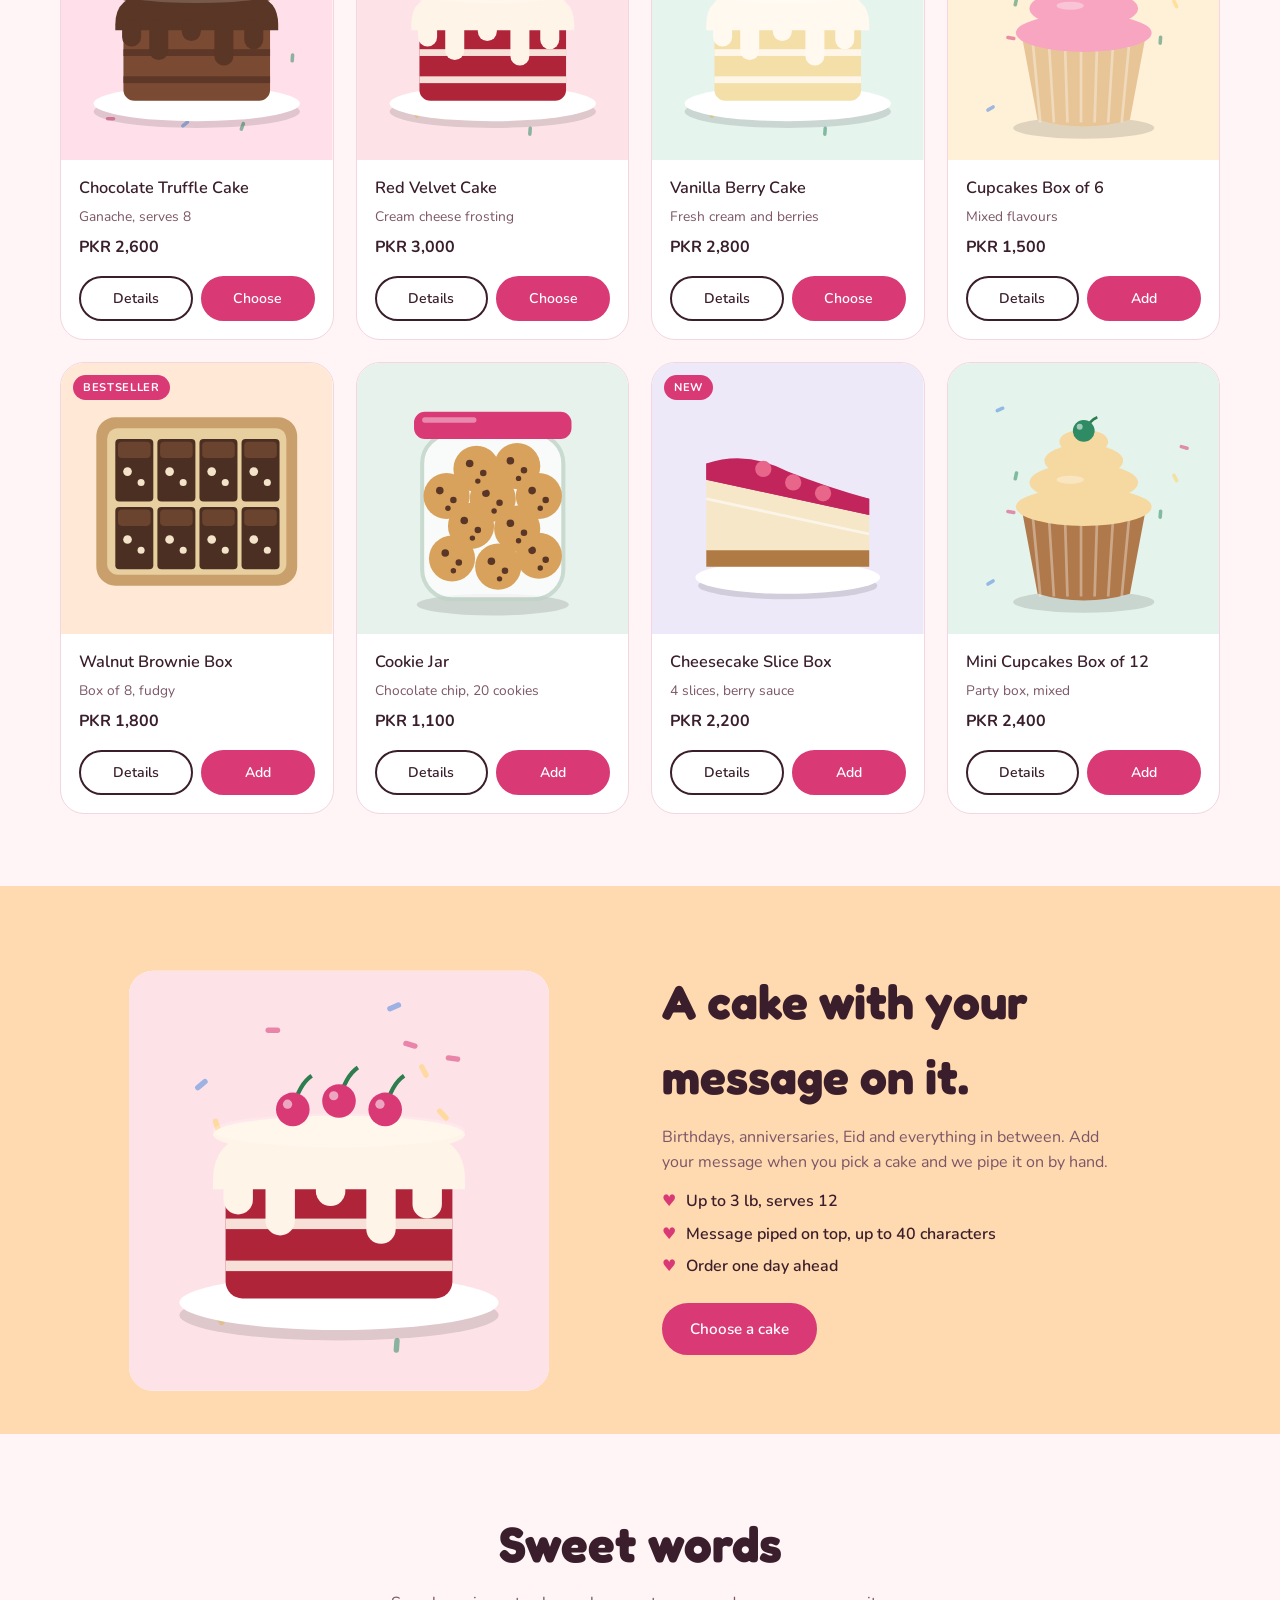
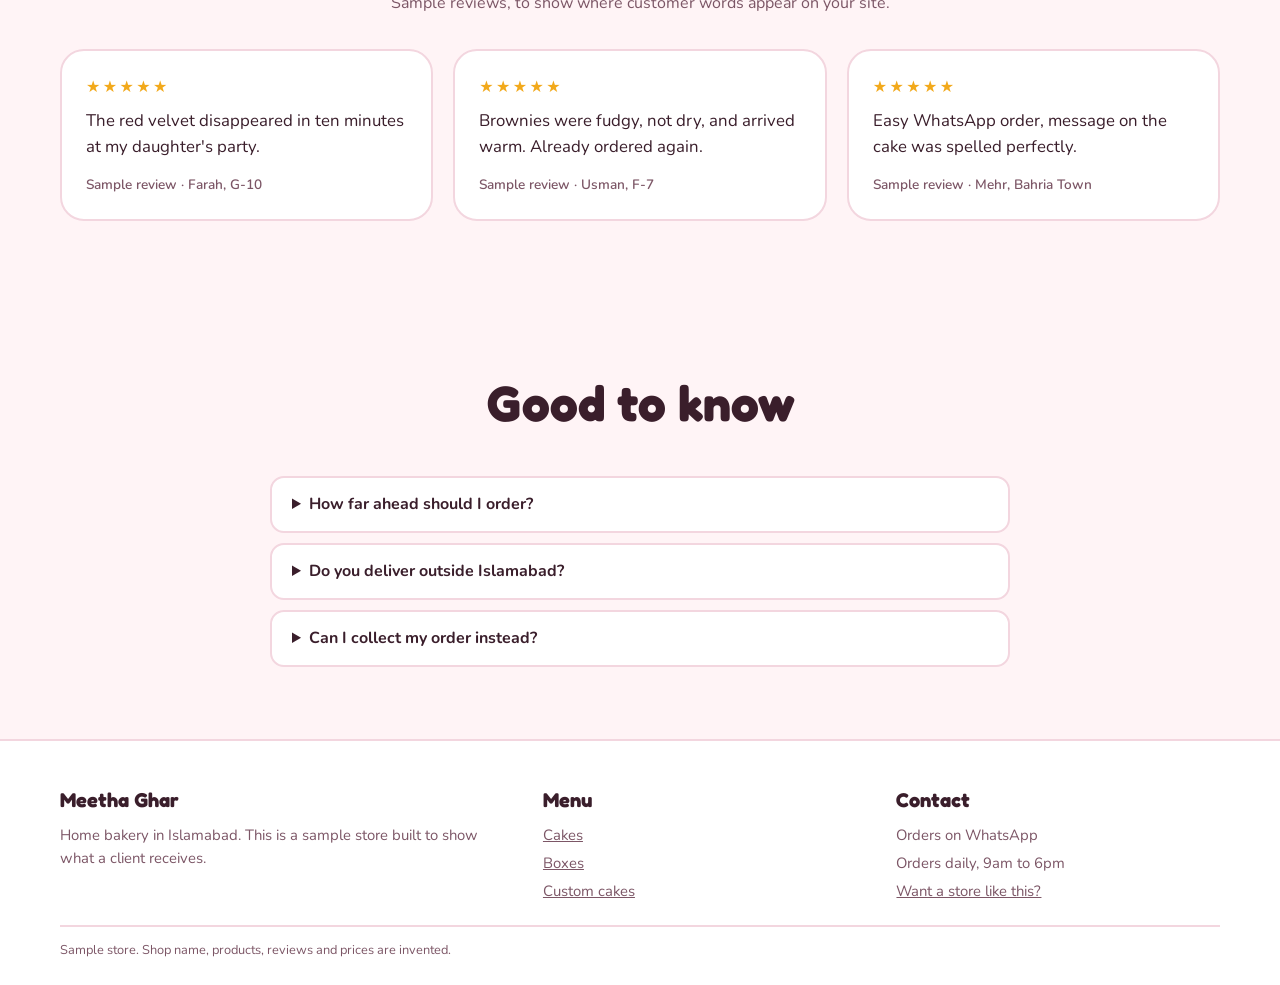
<file: meetha-ghar.html>
<!doctype html>
<html lang="en">
<head>
<meta charset="utf-8">
<meta name="viewport" content="width=device-width, initial-scale=1, viewport-fit=cover">
<title>Meetha Ghar | Demo store</title>
<meta name="description" content="Demo home-food store with price by tray size. Customers choose items and one complete order arrives on WhatsApp.">
<link rel="canonical" href="https://subash-portfolio.pages.dev/meetha-ghar.html">
<meta property="og:type" content="website">
<meta property="og:site_name" content="Subash">
<meta property="og:title" content="Meetha Ghar: demo home-food store">
<meta property="og:description" content="Try the cart: pick a tray size, add items, send one complete order to WhatsApp.">
<meta property="og:url" content="https://subash-portfolio.pages.dev/meetha-ghar.html">
<meta property="og:image" content="https://subash-portfolio.pages.dev/meetha-ghar.jpg">
<meta property="og:image:secure_url" content="https://subash-portfolio.pages.dev/meetha-ghar.jpg">
<meta property="og:image:type" content="image/jpeg">
<meta property="og:image:width" content="1200">
<meta property="og:image:height" content="600">
<meta property="og:image:alt" content="Meetha Ghar: demo home-food store">
<meta name="twitter:card" content="summary_large_image">
<meta name="twitter:title" content="Meetha Ghar: demo home-food store">
<meta name="twitter:description" content="Try the cart: pick a tray size, add items, send one complete order to WhatsApp.">
<meta name="twitter:image" content="https://subash-portfolio.pages.dev/meetha-ghar.jpg">
<link rel="icon" type="image/svg+xml" href="data:image/svg+xml,%3Csvg xmlns='http://www.w3.org/2000/svg' viewBox='0 0 64 64'%3E%3Crect width='64' height='64' rx='32' fill='%23D93A76'/%3E%3Ctext x='32' y='47' text-anchor='middle' font-family='Trebuchet MS,Arial,sans-serif' font-size='44' font-weight='bold' fill='%23FFFFFF'%3EM%3C/text%3E%3Ccircle cx='48' cy='15' r='6' fill='%23FFE08A'/%3E%3C/svg%3E">
<link rel="preconnect" href="https://fonts.googleapis.com">
<link rel="preconnect" href="https://fonts.gstatic.com" crossorigin>
<link rel="stylesheet" href="https://fonts.googleapis.com/css2?family=Fredoka:wght@500;600;700&family=Nunito:wght@400;600;700&display=swap">
<style>
/* Layout: playful home-bakery site. Soft blobs behind a big illustrated cake, a three-step ordering strip, menu grid, custom-cake band, reviews. Everything rounded. */
:root{
  --bg:#FFF4F6;--surface:#FFFFFF;--ink:#3A1E2B;--muted:#7C5666;--line:#F3D6DF;--accent:#D93A76;--on-accent:#FFFFFF;
  --peach:#FFD9B0;--mint:#BFE6D2;--sun:#FFE08A;
  --radius:24px;--radius-btn:999px;--radius-in:14px;
  --font-display:"Fredoka","Trebuchet MS",system-ui,sans-serif;--font-body:"Nunito","Segoe UI",system-ui,sans-serif;
}
@media(prefers-color-scheme:dark){:root:not([data-theme="light"]){--bg:#1D1117;--surface:#2A1922;--ink:#FBEAF0;--muted:#C9A3B2;--line:#442B37;--accent:#FF6FA0;--on-accent:#2A0E1A;--peach:#4A3326;--mint:#24443A;--sun:#4C4220;color-scheme:dark}}
:root[data-theme="dark"]{--bg:#1D1117;--surface:#2A1922;--ink:#FBEAF0;--muted:#C9A3B2;--line:#442B37;--accent:#FF6FA0;--on-accent:#2A0E1A;--peach:#4A3326;--mint:#24443A;--sun:#4C4220;color-scheme:dark}
*{box-sizing:border-box}
html{scroll-behavior:smooth}
body{margin:0;background:var(--bg);color:var(--ink);font-family:var(--font-body);font-size:16px;line-height:1.55;padding-block:0}
.pad{padding-left:max(16px,env(safe-area-inset-left,0px));padding-right:max(16px,env(safe-area-inset-right,0px))}
.wrap{max-width:1160px;margin:0 auto}
a{color:inherit}
button{font-family:inherit}
h1,h2,h3,h4,p{margin:0}
h1,h2,h3{font-family:var(--font-display);text-wrap:balance}
:focus-visible{outline:3px solid var(--accent);outline-offset:2px}
.btn{display:inline-flex;align-items:center;justify-content:center;gap:8px;padding:14px 26px;border-radius:var(--radius-btn);background:var(--accent);color:var(--on-accent);border:2px solid var(--accent);font:600 .95rem var(--font-body);cursor:pointer;text-decoration:none;transition:transform .15s,filter .15s;text-align:center}
.btn:hover{transform:translateY(-2px);filter:brightness(1.08)}
.btn.ghost{background:transparent;color:var(--ink);border-color:var(--ink)}
.btn[aria-disabled=true]{opacity:.45;pointer-events:none}
.cartbtn{position:relative;display:inline-flex;align-items:center;gap:8px;background:transparent;color:var(--ink);border:1.5px solid var(--ink);border-radius:var(--radius-btn);padding:9px 16px;font:600 .9rem var(--font-body);cursor:pointer}
.cartbtn .cartcount{background:var(--accent);color:var(--on-accent);border-radius:999px;min-width:22px;height:22px;display:inline-grid;place-items:center;font-size:.75rem;padding:0 6px}
.toolbar{display:flex;gap:14px;flex-wrap:wrap;align-items:center;justify-content:space-between;margin-bottom:24px}
.chips{display:flex;gap:8px;flex-wrap:wrap}
.chip{padding:9px 18px;border-radius:999px;border:1px solid var(--line);background:transparent;color:var(--ink);cursor:pointer;font-size:.9rem;font-weight:500}
.chip[aria-pressed=true]{background:var(--accent);color:var(--on-accent);border-color:var(--accent)}
.tools{display:flex;gap:10px;flex-wrap:wrap}
.tools input,.tools select,.field input,.field textarea,.field select{font:400 .95rem var(--font-body);padding:11px 12px;border:1px solid var(--line);border-radius:var(--radius-in);background:var(--bg);color:var(--ink);width:100%}
.tools input{width:200px;max-width:100%}.tools select{width:auto}
.grid{display:grid;grid-template-columns:repeat(auto-fill,minmax(235px,1fr));gap:22px}
.card{background:var(--surface);border:1px solid var(--line);border-radius:var(--radius);overflow:hidden;display:flex;flex-direction:column;min-width:0;transition:transform .2s,box-shadow .2s;position:relative}
.card:hover{transform:translateY(-4px);box-shadow:0 20px 38px -24px rgba(0,0,0,.55)}
.card .art{display:block;width:100%;aspect-ratio:1/1;border:0;padding:0;background:none;cursor:pointer;overflow:hidden}
.card .art svg{display:block;width:100%;height:100%;transition:transform .35s}
.card:hover .art svg{transform:scale(1.04)}
.card .tag{position:absolute;top:12px;left:12px;background:var(--accent);color:var(--on-accent);font-size:.7rem;font-weight:700;letter-spacing:.06em;text-transform:uppercase;padding:4px 10px;border-radius:999px}
.card .info{padding:16px 18px 18px;display:grid;gap:4px;flex:1;align-content:start}
.card .nm{font-weight:600;font-size:1.02rem}
.card .ds{color:var(--muted);font-size:.86rem}
.card .pr{font-weight:700;margin-top:4px}
.card .acts{display:flex;gap:8px;margin-top:12px}
.card .acts .btn{padding:11px 12px;font-size:.88rem;flex:1}
.noresult{grid-column:1/-1;padding:40px 0;color:var(--muted);text-align:center}
#backdrop{position:fixed;inset:0;background:rgba(0,0,0,.6);opacity:0;pointer-events:none;transition:opacity .2s;z-index:50}
#backdrop.open{opacity:1;pointer-events:auto}
#drawer{position:fixed;top:0;right:0;bottom:0;width:min(450px,100%);background:var(--surface);color:var(--ink);transform:translateX(105%);transition:transform .28s,visibility 0s linear .28s;z-index:60;display:flex;flex-direction:column;padding-top:env(safe-area-inset-top,0px);padding-bottom:env(safe-area-inset-bottom,0px);padding-right:env(safe-area-inset-right,0px);visibility:hidden}
#drawer.open{transform:none;visibility:visible;transition:transform .28s,visibility 0s;box-shadow:-20px 0 50px -20px rgba(0,0,0,.5)}
.dhead{display:flex;justify-content:space-between;align-items:center;padding:18px 22px;border-bottom:1px solid var(--line)}
.dhead h2{font-size:1.4rem}
.x{width:38px;height:38px;border-radius:50%;border:1px solid var(--line);background:transparent;color:var(--ink);font-size:1.3rem;line-height:1;cursor:pointer}
.dbody{flex:1;overflow:auto;padding:18px 22px;display:grid;gap:16px;align-content:start}
.ln{display:grid;grid-template-columns:64px 1fr auto;gap:12px;align-items:center}
.ln .th{width:64px;height:64px;border-radius:var(--radius-in);overflow:hidden}
.ln .th svg{width:100%;height:100%;display:block}
.ln .t{font-weight:600;font-size:.95rem}
.ln .o{color:var(--muted);font-size:.8rem}
.ln .pp{font-weight:700;font-size:.92rem;text-align:right}
.qty{display:inline-flex;align-items:center;gap:8px;margin-top:6px}
.qty button{width:28px;height:28px;border-radius:50%;border:1px solid var(--line);background:transparent;color:var(--ink);cursor:pointer;font-weight:700}
.rm{background:none;border:0;color:var(--muted);font-size:.78rem;cursor:pointer;text-decoration:underline;margin-top:4px;padding:0}
.emptycart{color:var(--muted);padding:20px 0}
.sums{border-top:1px solid var(--line);padding-top:12px;display:grid;gap:6px;font-size:.95rem}
.sums div{display:flex;justify-content:space-between}
.sums .tot{font-weight:700;font-size:1.1rem;border-top:1px solid var(--line);padding-top:8px;margin-top:4px}
#co{display:grid;gap:12px}
.field{display:grid;gap:4px}
.field label{font-size:.8rem;color:var(--muted)}
details.slipbox{border:1px dashed var(--line);border-radius:var(--radius-in);padding:10px 12px}
details.slipbox summary{cursor:pointer;font-size:.88rem;font-weight:600}
details.slipbox pre{margin:10px 0 0;white-space:pre-wrap;overflow-wrap:anywhere;font:.8rem/1.6 ui-monospace,Menlo,Consolas,monospace;color:var(--muted)}
.dfoot{padding:14px 22px 20px;border-top:1px solid var(--line);display:grid;gap:8px}
.hint{font-size:.8rem;color:var(--muted)}
#modal{position:fixed;inset:0;display:none;place-items:center;z-index:70;padding:16px}
#modal.open{display:grid}
.mbox{background:var(--surface);color:var(--ink);border-radius:var(--radius);max-width:880px;width:100%;max-height:92vh;overflow:auto;display:grid;grid-template-columns:1fr 1fr;position:relative}
.mbox .mart{aspect-ratio:1/1;max-width:100%}
.mbox .mart svg{display:block;width:100%;height:100%}
.mbox .mtxt{padding:30px 28px;display:grid;gap:14px;align-content:start;min-width:0}
.mbox h3{font-size:1.8rem;line-height:1.1}
.mbox .mp{font-size:1.4rem;font-weight:700}
.mbox .md{color:var(--muted)}
.mbox ul{margin:0;padding-left:18px;color:var(--muted);font-size:.92rem;display:grid;gap:4px}
.mbox .mx{position:absolute;top:12px;right:12px;background:var(--surface)}
.mq{display:flex;gap:12px;align-items:center}
@media(max-width:720px){.mbox{grid-template-columns:1fr}.mbox .mtxt{padding:22px 20px}}
#toast{position:fixed;left:50%;bottom:calc(22px + env(safe-area-inset-bottom,0px));transform:translate(-50%,20px);background:var(--ink);color:var(--bg);padding:11px 20px;border-radius:999px;opacity:0;transition:.25s;z-index:80;pointer-events:none;font-size:.92rem;max-width:90vw;text-align:center}
#toast.show{opacity:1;transform:translate(-50%,0)}
@media(prefers-reduced-motion:reduce){*{transition:none!important;scroll-behavior:auto!important}}
@media(max-width:640px){

.sec{padding-block:36px!important}
.grid{grid-template-columns:repeat(2,1fr);gap:12px}

.card .info{padding:10px 12px 12px}
.card .nm{font-size:.92rem}
.card .pr{font-size:.92rem}

.card .acts{margin-top:8px}
.card .acts .btn{padding:9px;font-size:.85rem}
.card .tag{top:8px;left:8px;font-size:.62rem;padding:3px 8px}
.toolbar{margin-bottom:16px;gap:10px}
.tools{width:100%}.tools input{flex:1;width:auto}.tools select{max-width:46%}
.chips{flex-wrap:nowrap;overflow-x:auto;max-width:100%;padding-bottom:4px}
.chip{white-space:nowrap;padding:8px 14px}
.cartbtn{padding:8px 12px}
}
/* ---- v2 additions ---- */
.demobar{background:#10151C;color:#EDEFF2;font:500 .82rem/1.3 system-ui,-apple-system,"Segoe UI",sans-serif}
.demobar .in{max-width:1160px;margin:0 auto;display:flex;gap:8px 16px;align-items:center;justify-content:space-between;padding:8px max(16px,env(safe-area-inset-right,0px)) 8px max(16px,env(safe-area-inset-left,0px))}
.demobar b{letter-spacing:.06em;text-transform:uppercase;font-size:.7rem;background:#F3B52C;color:#10151C;padding:3px 8px;border-radius:4px;margin-right:10px}
.demobar .r{display:flex;gap:14px;align-items:center}
.demobar a{color:#fff;text-underline-offset:3px;white-space:nowrap}
.demobar a.get{background:#1FA855;text-decoration:none;padding:6px 14px;border-radius:999px;font-weight:700}
.opts{display:flex;flex-wrap:wrap;gap:8px}
.opt{padding:9px 14px;border-radius:var(--radius-btn,999px);border:1.5px solid var(--line);background:transparent;color:var(--ink);cursor:pointer;font:600 .9rem var(--font-body);display:inline-flex;flex-direction:column;align-items:flex-start;line-height:1.25;text-align:left}
.opt small{font-weight:500;color:var(--muted);font-size:.74rem}
.opt[aria-checked=true]{border-color:var(--accent);background:var(--accent);color:var(--on-accent)}
.opt[aria-checked=true] small{color:inherit;opacity:.85}
.fl{font-size:.8rem;color:var(--muted);display:block;margin-bottom:6px}
.prog{font-size:.85rem;color:var(--muted);margin:0}
.prog b{color:var(--ink)}
.obar{display:none;position:fixed;left:0;right:0;bottom:0;z-index:40;align-items:center;justify-content:space-between;gap:12px;padding:14px max(16px,env(safe-area-inset-right,0px)) calc(14px + env(safe-area-inset-bottom,0px)) max(16px,env(safe-area-inset-left,0px));background:var(--accent);color:var(--on-accent);border:0;font:700 1rem var(--font-body);cursor:pointer;box-shadow:0 -10px 30px -12px rgba(0,0,0,.45)}
body.ov-open .obar{display:none!important}
.dfoot .btn.ghost{padding:11px}
@media(max-width:900px){.obar.on{display:flex}body.has-bar{padding-bottom:calc(74px + env(safe-area-inset-bottom,0px))}}
@media(max-width:720px){#modal{align-items:end;padding:0}.mbox{border-radius:var(--radius) var(--radius) 0 0;max-height:92vh}.mbox .mart{aspect-ratio:16/10;overflow:hidden}.mbox h3{font-size:1.5rem}.demobar{font-size:.78rem}.demobar b{margin-right:0}}

.promo{background:var(--accent);color:var(--on-accent);text-align:center;font-weight:700;font-size:.9rem;padding:9px 12px}
.top{display:flex;justify-content:space-between;align-items:center;gap:16px;padding-block:16px;flex-wrap:wrap}
.logo{font-family:var(--font-display);font-weight:700;font-size:1.7rem;color:var(--accent);display:flex;align-items:center;gap:8px}
.logo svg{width:34px;height:34px}
.top nav{display:flex;gap:24px;font-weight:700}
.top nav a{text-decoration:none}.top nav a:hover{color:var(--accent)}
.hero{display:grid;grid-template-columns:1fr 1fr;gap:40px;align-items:center;padding-block:36px 64px}
.hero>*{min-width:0}
.badge{display:inline-block;background:var(--sun);color:#3A1E2B;font-weight:700;font-size:.85rem;padding:6px 14px;border-radius:999px}
.hero h1{font-size:clamp(2.6rem,6.6vw,4.8rem);line-height:1;font-weight:700;margin:16px 0 18px}
.hero h1 span{color:var(--accent)}
.hero p.lead{font-size:1.18rem;color:var(--muted);max-width:44ch}
.hero .cta{display:flex;gap:12px;flex-wrap:wrap;margin-top:28px}
.hero .meta{display:flex;gap:20px;flex-wrap:wrap;margin-top:26px;color:var(--muted);font-weight:600;font-size:.95rem}
.hero .meta b{color:var(--ink)}
.stage{position:relative;aspect-ratio:1/1;max-width:520px;margin-inline:auto;width:100%}
.stage .blob{position:absolute;border-radius:50%}
.stage .b1{inset:6% 4% 8% 8%;background:var(--peach)}
.stage .b2{width:34%;height:34%;right:-2%;top:4%;background:var(--mint)}
.stage .b3{width:22%;height:22%;left:0;bottom:6%;background:var(--sun)}
.stage .cake{position:absolute;inset:8%;border-radius:50%;overflow:hidden}
.stage .cake svg{width:100%;height:100%;display:block}
.steps{display:grid;grid-template-columns:repeat(3,1fr);gap:20px}
.step{background:var(--surface);border:2px solid var(--line);border-radius:var(--radius);padding:26px;display:grid;gap:8px;align-content:start}
.step .n{width:44px;height:44px;border-radius:50%;background:var(--accent);color:var(--on-accent);display:grid;place-items:center;font-family:var(--font-display);font-weight:700;font-size:1.2rem}
.step h3{font-size:1.35rem;font-weight:600}.step p{color:var(--muted)}
.sec{padding-block:72px}
.hd{text-align:center;margin-bottom:34px}
.hd h2{font-size:clamp(2rem,4.6vw,3.1rem);font-weight:700}
.hd p{color:var(--muted);margin-top:8px}
.custom{background:var(--peach)}
.custom .wrap{display:grid;grid-template-columns:1fr 1fr;gap:44px;align-items:center;padding-block:64px}
.custom .wrap>*{min-width:0}
.custom .pic{border-radius:var(--radius);overflow:hidden;aspect-ratio:1/1;max-width:420px;background:var(--surface);justify-self:center;width:100%}
.custom .pic svg{width:100%;height:100%;display:block}
.custom h2{font-size:clamp(2rem,4.4vw,3rem);font-weight:700;margin-bottom:12px}
.custom p{color:var(--muted);margin-bottom:10px;max-width:46ch}
.custom ul{list-style:none;padding:0;margin:14px 0 24px;display:grid;gap:8px;font-weight:600}
.custom li::before{content:"\2665";color:var(--accent);margin-right:10px}
.rev{display:grid;grid-template-columns:repeat(3,1fr);gap:20px}
.rev figure{margin:0;background:var(--surface);border:2px solid var(--line);border-radius:var(--radius);padding:24px}
.rev .st{color:#F2A91B;letter-spacing:.15em;margin-bottom:8px}
.rev blockquote{margin:0 0 14px;font-size:1.05rem}
.rev figcaption{font-size:.85rem;color:var(--muted);font-weight:600}
.faq{max-width:740px;margin-inline:auto;display:grid;gap:10px}
details.q{background:var(--surface);border:2px solid var(--line);border-radius:var(--radius-in);padding:14px 20px}
details.q summary{cursor:pointer;font-weight:700}
details.q p{color:var(--muted);margin-top:8px}
footer{background:var(--surface);border-top:2px solid var(--line);padding-block:44px 24px;color:var(--muted);font-size:.93rem}
footer .g{display:grid;grid-template-columns:1.4fr 1fr 1fr;gap:30px;margin-bottom:22px}
footer h4{font-family:var(--font-display);font-size:1.25rem;color:var(--ink);margin-bottom:8px}
footer ul{list-style:none;padding:0;margin:0;display:grid;gap:5px}
footer .tiny{font-size:.8rem;border-top:2px solid var(--line);padding-top:14px}
@media(max-width:900px){.hero,.custom .wrap{grid-template-columns:1fr}.steps,.rev,footer .g{grid-template-columns:1fr}}
/*MOBILE*/@media(max-width:640px){.hero{padding-block:12px 28px;gap:18px}.hero h1{font-size:2.6rem;margin:12px 0 16px}.stage{max-width:280px}.hd{margin-bottom:20px}.hd h2{font-size:1.8rem}.promo{font-size:.78rem}.top{padding-block:10px}footer{padding-block:22px}}
</style>
<script>(function(d){if(window.matchMedia&&matchMedia("(prefers-reduced-motion: reduce)").matches)return;d.classList.add("mo");setTimeout(function(){if(!window.__mo)d.classList.remove("mo")},5000)})(document.documentElement)</script>
<link rel="stylesheet" href="motion.css">
<style id="motion-theme">

/* ---- mobile parity: everything on the laptop view is also on the phone ---- */
.demobar .in{flex-wrap:wrap}
.demobar b{margin-right:8px!important}
@media(max-width:900px){
  .top nav{display:flex!important;order:3;grid-column:1/-1;width:100%;gap:20px;overflow-x:auto;white-space:nowrap;scrollbar-width:none;padding:2px 0 6px}
  .top nav::-webkit-scrollbar{display:none}
  html.mo header.mo-sticky .top nav{transition:max-height .35s var(--mo-ease),opacity .25s,padding .35s}
  html.mo header.mo-sticky.stuck .top nav{max-height:0;opacity:0;padding:0;overflow:hidden;pointer-events:none}
}
@media(max-width:640px){
  .card .acts{flex-direction:column;gap:8px}
  .card .ds{display:block;font-size:.8rem}
  .tools #rcount{display:block;flex-basis:100%}
  .tools{flex-wrap:wrap}
}


:root{--mo-accent:var(--accent);--mo-glow:rgba(255,255,255,.2)}
html.mo .logo svg{animation:mo-pop .8s var(--mo-pop) .1s backwards;transition:rotate .4s var(--mo-pop)}
html.mo .logo:hover svg{rotate:-14deg}
/* springy headline */
html.mo .hero h1.is-in .wi{animation-name:mo-word-pop;animation-timing-function:var(--mo-pop);animation-duration:.9s}
@keyframes mo-word-pop{from{opacity:0;transform:translateY(.8em) scale(.6) rotate(-6deg);filter:blur(4px)}}
html.mo .badge{display:inline-block}
html.mo .badge.is-in{animation:mo-zoom .7s var(--mo-pop) backwards,mo-wiggle 5s ease-in-out 2.5s infinite}
/* floating blobs and a bobbing cake */
html.mo .stage .b1{animation:mo-morph 13s ease-in-out infinite}
html.mo .stage .b2{animation:mo-bob 6s ease-in-out infinite}
html.mo .stage .b3{animation:mo-bob 8s ease-in-out -2s infinite reverse}
html.mo .stage .cake{animation:mo-cake 8s ease-in-out infinite}
@keyframes mo-morph{0%,100%{border-radius:50%}33%{border-radius:58% 42% 52% 48%/48% 56% 44% 52%}66%{border-radius:44% 56% 46% 54%/56% 44% 56% 44%}}
@keyframes mo-cake{50%{translate:0 -12px;rotate:3deg}}
/* bouncy cards */
html.mo .card{transition:transform .5s var(--mo-pop),box-shadow .3s,border-color .3s}
html.mo .card:hover{transform:translateY(-8px) rotate(-1deg);box-shadow:0 22px 36px -22px rgba(217,58,118,.5);border-color:var(--accent)}
html.mo .card .art svg{transition:transform .5s var(--mo-pop)}
html.mo .card:hover .art svg{transform:scale(1.08) rotate(2deg)}
html.mo .step{transition:translate .45s var(--mo-pop),rotate .45s var(--mo-pop),border-color .3s}
html.mo .step:hover{translate:0 -6px;rotate:-1.2deg;border-color:var(--accent)}
html.mo .step.is-in .n{animation:mo-pop .7s var(--mo-pop) calc(var(--d,0s) + .25s) backwards}
html.mo .custom li::before{display:inline-block;animation:mo-beat 1.8s ease-in-out infinite}
html.mo .custom li:nth-child(2)::before{animation-delay:.3s}
html.mo .custom li:nth-child(3)::before{animation-delay:.6s}
@keyframes mo-beat{0%,100%{transform:scale(1)}15%{transform:scale(1.4)}30%{transform:scale(1)}45%{transform:scale(1.2)}}
html.mo .promo{background-image:linear-gradient(100deg,transparent 35%,rgba(255,255,255,.22) 50%,transparent 65%);background-size:250% 100%;background-repeat:no-repeat;animation:mo-shimmer 7s linear infinite}

</style>
</head>
<body>
<div class="demobar"><div class="in"><span><b>Demo store</b><span class="hide-m">Brand and products are made up.</span></span><span class="r"><a href="index.html">&larr; Portfolio</a><a class="get" href="https://wa.me/923293997234?text=Assalam%20o%20Alaikum%20Subash%2C%20I%20saw%20your%20demo%20store.%20I%20want%20an%20order-ready%20store." target="_blank" rel="noopener">Get a store like this</a></span></div></div>
<div class="promo pad">Order by 6pm for next-day delivery &middot; Free delivery above PKR 5,000</div>
<header class="pad mo-sticky"><div class="wrap top">
  <div class="logo"><svg viewBox="0 0 40 40" aria-hidden="true"><circle cx="20" cy="26" r="11" fill="#D93A76"/><path d="M9 22 Q20 4 31 22 Z" fill="#FFD9B0"/><circle cx="20" cy="8" r="3.4" fill="#D93A76"/></svg>Meetha Ghar</div>
  <nav aria-label="Main"><a href="#menu">Menu</a><a href="#how">How it works</a><a href="#custom">Custom cakes</a><a href="#reviews">Reviews</a></nav>
  <button class="cartbtn" type="button" data-cart-open>Basket <span class="cartcount">0</span></button>
</div></header>

<div class="pad"><div class="wrap hero">
  <div>
    <span class="badge" data-rv="zoom">Baked fresh &middot; Islamabad</span>
    <h1 data-split style="--d:.15s">Cakes baked <span>today,</span> at your door tomorrow.</h1>
    <p class="lead hide-m" data-rv style="--d:.6s">Home-baked cakes, brownies and cupcakes made to order with real butter, real chocolate and no preservatives.</p>
    <div class="cta" data-rv style="--d:.75s"><a class="btn" href="#menu">See the menu</a><a class="btn ghost hide-m" href="#custom">Order a custom cake</a></div>
    <div class="meta hide-m" data-rv style="--d:.9s"><span><b>Baked to order</b> every morning</span><span><b>Same-city</b> delivery</span><span><b>Cash on</b> delivery</span></div>
  </div>
  <div class="stage" aria-hidden="true" data-rv="zoom" data-tilt style="--d:.3s"><div class="blob b1"></div><div class="blob b2"></div><div class="blob b3"></div><div class="cake" id="heroArt"></div></div>
</div></div>

<section class="sec pad hide-m" id="how"><div class="wrap">
  <div class="hd"><h2 data-split>Order in three steps</h2><p data-rv style="--d:.25s">No app, no account. Just WhatsApp.</p></div>
  <div class="steps" data-rv-group="up">
    <div class="step"><div class="n">1</div><h3>Choose your treat</h3><p>Pick a cake or box from the menu and add a message if you want one on top.</p></div>
    <div class="step"><div class="n">2</div><h3>Pick a date</h3><p>Choose the day and time of day. We bake the morning of your delivery.</p></div>
    <div class="step"><div class="n">3</div><h3>Confirm on WhatsApp</h3><p>Your order arrives as one message. We reply to confirm and you pay on delivery.</p></div>
  </div>
</div></section>

<section class="sec pad" id="menu" style="padding-top:8px"><div class="wrap">
  <div class="hd"><h2 data-split>The menu</h2><p data-rv style="--d:.25s">Everything is baked to order. Tap a treat for sizes and options.</p></div>
  <div class="toolbar">
    <div class="chips" id="cats" role="group" aria-label="Categories"></div>
    <div class="tools"><input id="q" type="search" placeholder="Search the menu" aria-label="Search"><select id="sort" aria-label="Sort"><option value="featured">Featured</option><option value="low">Price: low to high</option><option value="high">Price: high to low</option><option value="name">Name</option></select><span id="rcount" class="hint" style="align-self:center"></span></div>
  </div>
  <div class="grid" id="grid" data-rv-live></div>
</div></section>

<div class="custom pad hide-m" id="custom"><div class="wrap">
  <div class="pic" id="customArt" aria-hidden="true" data-rv="spin" data-parallax=".05"></div>
  <div>
    <h2 data-split>A cake with your message on it.</h2>
    <p>Birthdays, anniversaries, Eid and everything in between. Add your message when you pick a cake and we pipe it on by hand.</p>
    <ul><li>Up to 3 lb, serves 12</li><li>Message piped on top, up to 40 characters</li><li>Order one day ahead</li></ul>
    <button class="btn" type="button" data-filter="Cakes">Choose a cake</button>
  </div>
</div></div>

<section class="sec pad hide-m" id="reviews"><div class="wrap">
  <div class="hd"><h2 data-split>Sweet words</h2><p data-rv style="--d:.25s">Sample reviews, to show where customer words appear on your site.</p></div>
  <div class="rev" data-rv-group="zoom">
    <figure><div class="st" aria-label="5 stars" data-chars>&#9733;&#9733;&#9733;&#9733;&#9733;</div><blockquote>The red velvet disappeared in ten minutes at my daughter's party.</blockquote><figcaption>Sample review &middot; Farah, G-10</figcaption></figure>
    <figure><div class="st" aria-label="5 stars" data-chars>&#9733;&#9733;&#9733;&#9733;&#9733;</div><blockquote>Brownies were fudgy, not dry, and arrived warm. Already ordered again.</blockquote><figcaption>Sample review &middot; Usman, F-7</figcaption></figure>
    <figure><div class="st" aria-label="5 stars" data-chars>&#9733;&#9733;&#9733;&#9733;&#9733;</div><blockquote>Easy WhatsApp order, message on the cake was spelled perfectly.</blockquote><figcaption>Sample review &middot; Mehr, Bahria Town</figcaption></figure>
  </div>
</div></section>

<section class="sec pad hide-m"><div class="wrap">
  <div class="hd"><h2 data-split>Good to know</h2></div>
  <div class="faq" data-rv-group>
    <details class="q"><summary>How far ahead should I order?</summary><p>One day ahead for everything on the menu. Custom messages and 3 lb cakes are best ordered two days ahead.</p></details>
    <details class="q"><summary>Do you deliver outside Islamabad?</summary><p>This sample bakery delivers within the city. Your own store can list the areas you cover.</p></details>
    <details class="q"><summary>Can I collect my order instead?</summary><p>Yes. Choose a time slot at checkout and write "pick-up" in your address.</p></details>
  </div>
</div></section>

<footer class="pad"><div class="wrap">
  <div class="g hide-m">
    <div><h4>Meetha Ghar</h4><p>Home bakery in Islamabad. This is a sample store built to show what a client receives.</p></div>
    <div><h4>Menu</h4><ul><li><a href="#menu">Cakes</a></li><li><a href="#menu">Boxes</a></li><li><a href="#custom">Custom cakes</a></li></ul></div>
    <div><h4>Contact</h4><ul><li>Orders on WhatsApp</li><li>Orders daily, 9am to 6pm</li><li><a href="index.html">Want a store like this?</a></li></ul></div>
  </div>
  <p class="tiny">Sample store. Shop name, products, reviews and prices are invented.</p>
</div></footer>

<script>
var SHOP = {
  name: "Meetha Ghar", pre: "MG", cur: "PKR", wa: "923293997234", sheet: "https://script.google.com/macros/s/AKfycby6vAV6O2NiDX8mYR0F7gRGP2HXCmG4rAVfvkrf_P-CS829QAtrC0KEpXza76Aw2Wt7/exec", /* paste your Google Apps Script web app URL between the quotes */ freeOver: 5000, fee: 200,
  cats: ["All", "Cakes", "Boxes", "Treats"],
  fields: [{ id: "date", label: "Delivery date", type: "date", req: true }, { id: "slot", label: "Time of day", type: "select", choices: ["Morning", "Afternoon", "Evening"] }],
  products: [
    { id: "b1", n: "Chocolate Truffle Cake", d: "Ganache, serves 8", p: 2600, cat: "Cakes", tag: "Bestseller", art: { k: "cake", c: ["#5A3626", "#7A4A33", "#D93A76", "#FFE0EA"] }, long: "Three layers of moist chocolate sponge, filled and covered in dark chocolate ganache.", points: ["2 lb serves 8, 3 lb serves 12", "Baked the morning of delivery", "Contains egg, wheat and milk"], opts: [{ key: "size", label: "Size", type: "select", choices: [{ v: "2 lb" }, { v: "3 lb", extra: 1200 }] }, { key: "msg", label: "Message on cake (optional)", short: "Message", type: "text", ph: "Happy Birthday Sara", max: 40 }] },
    { id: "b2", n: "Red Velvet Cake", d: "Cream cheese frosting", p: 3000, cat: "Cakes", tag: "Bestseller", art: { k: "cake", c: ["#FFF4E8", "#B0243A", "#D93A76", "#FDE3E8"] }, long: "Classic red velvet sponge with a tangy cream cheese frosting.", points: ["2 lb serves 8, 3 lb serves 12", "Cream cheese frosting", "Contains egg, wheat and milk"], opts: [{ key: "size", label: "Size", type: "select", choices: [{ v: "2 lb" }, { v: "3 lb", extra: 1400 }] }, { key: "msg", label: "Message on cake (optional)", short: "Message", type: "text", ph: "Congratulations", max: 40 }] },
    { id: "b3", n: "Vanilla Berry Cake", d: "Fresh cream and berries", p: 2800, cat: "Cakes", tag: "New", art: { k: "cake", c: ["#FFF9F0", "#F5DFA8", "#C2255C", "#E6F4EE"] }, long: "Light vanilla sponge layered with fresh cream and a berry compote.", points: ["2 lb serves 8, 3 lb serves 12", "Fresh cream, best eaten within 2 days", "Contains egg, wheat and milk"], opts: [{ key: "size", label: "Size", type: "select", choices: [{ v: "2 lb" }, { v: "3 lb", extra: 1200 }] }, { key: "msg", label: "Message on cake (optional)", short: "Message", type: "text", ph: "Happy Anniversary", max: 40 }] },
    { id: "b4", n: "Cupcakes Box of 6", d: "Mixed flavours", p: 1500, cat: "Boxes", art: { k: "cupcake", c: ["#F8A5C2", "#E8C597", "#D93A76", "#FFF0D8"] }, long: "Six cupcakes in vanilla, chocolate and strawberry, topped with buttercream swirls.", points: ["Box of 6", "Mixed flavours", "Contains egg, wheat and milk"] },
    { id: "b5", n: "Walnut Brownie Box", d: "Box of 8, fudgy", p: 1800, cat: "Boxes", tag: "Bestseller", art: { k: "brownies", c: ["#4A2F22", "#6B4430", "#F3E3C8", "#FFE9D6"] }, long: "Fudgy chocolate brownies with crunchy walnuts, cut into eight squares.", points: ["Box of 8", "Contains walnuts, egg, wheat and milk", "Best within 4 days"] },
    { id: "b6", n: "Cookie Jar", d: "Chocolate chip, 20 cookies", p: 1100, cat: "Treats", art: { k: "jar", c: ["#D9A25C", "#5A3626", "#D93A76", "#E8F2EC"] }, long: "A glass jar of twenty chocolate chip cookies, crisp at the edge and soft in the middle.", points: ["20 cookies", "Reusable jar", "Contains egg, wheat and milk"] },
    { id: "b7", n: "Cheesecake Slice Box", d: "4 slices, berry sauce", p: 2200, cat: "Treats", tag: "New", art: { k: "slice", c: ["#F6E7C8", "#C2255C", "#B07A44", "#EEE9F8"] }, long: "Four slices of baked cheesecake on a biscuit base with berry sauce on the side.", points: ["4 slices", "Berry sauce included", "Keep refrigerated"] },
    { id: "b8", n: "Mini Cupcakes Box of 12", d: "Party box, mixed", p: 2400, cat: "Boxes", art: { k: "cupcake", c: ["#F6D9A0", "#B0794B", "#2E8B63", "#E4F3EC"] }, long: "Twelve mini cupcakes in two flavours, a good size for parties and office treats.", points: ["Box of 12", "Two flavours", "Contains egg, wheat and milk"] }
  ]
};

var ART = (function () {
  var u = 0;
  function wrap(inner, label, bg) { return '<svg viewBox="0 0 200 200" role="img" aria-label="' + label + '" xmlns="http://www.w3.org/2000/svg" preserveAspectRatio="xMidYMid slice"><rect width="200" height="200" fill="' + bg + '"/>' + inner + "</svg>"; }
  function sprinkles(n, seed) {
    var o = "", cols = ["#D93A76", "#FFD166", "#2E8B63", "#4F8BE0"], i, s = seed;
    for (i = 0; i < n; i++) { s = (s * 9301 + 49297) % 233280; var x = 20 + (s / 233280) * 160; s = (s * 9301 + 49297) % 233280; var y = 14 + (s / 233280) * 172; o += '<rect x="' + x.toFixed(0) + '" y="' + y.toFixed(0) + '" width="7" height="2.6" rx="1.3" fill="' + cols[i % 4] + '" opacity=".55" transform="rotate(' + ((i * 47) % 180) + " " + x.toFixed(0) + " " + y.toFixed(0) + ')"/>'; }
    return o;
  }
  var A = {};
  A.cake = function (c, l) {
    var fr = c[0], sp = c[1], ac = c[2], bg = c[3], o = sprinkles(14, c[0].charCodeAt(2) + 7);
    o += '<ellipse cx="100" cy="164" rx="76" ry="12" fill="#000" opacity=".12"/><ellipse cx="100" cy="158" rx="76" ry="13" fill="#fff"/>';
    o += '<rect x="46" y="96" width="108" height="60" rx="8" fill="' + sp + '"/><rect x="46" y="118" width="108" height="5" fill="' + fr + '" opacity=".9"/><rect x="46" y="138" width="108" height="5" fill="' + fr + '" opacity=".9"/>';
    o += '<path d="M40 100 Q40 78 64 78 L136 78 Q160 78 160 100 L160 104 L40 104 Z" fill="' + fr + '"/>';
    [[52, 20], [72, 30], [96, 16], [120, 34], [142, 22]].forEach(function (d) { o += '<rect x="' + (d[0] - 7) + '" y="96" width="14" height="' + d[1] + '" rx="7" fill="' + fr + '"/>'; });
    o += '<ellipse cx="100" cy="78" rx="60" ry="9" fill="' + fr + '"/><ellipse cx="100" cy="76" rx="60" ry="8" fill="#fff" opacity=".18"/>';
    [[78, 66], [100, 62], [122, 66]].forEach(function (p, i) { o += '<path d="M' + p[0] + " " + p[1] + ' q3 -12 9 -16" fill="none" stroke="#2E7D4F" stroke-width="2"/><circle cx="' + p[0] + '" cy="' + p[1] + '" r="8" fill="' + ac + '"/><circle cx="' + (p[0] - 2.5) + '" cy="' + (p[1] - 2.5) + '" r="2.2" fill="#fff" opacity=".55"/>'; });
    return wrap(o, l, bg);
  };
  A.cupcake = function (c, l) {
    var fr = c[0], sp = c[1], ac = c[2], bg = c[3], o = sprinkles(12, 55);
    o += '<ellipse cx="100" cy="176" rx="52" ry="8" fill="#000" opacity=".12"/>';
    o += '<path d="M54 106 L146 106 L134 170 Q100 180 66 170 Z" fill="' + sp + '"/>';
    for (var i = 0; i < 7; i++) o += '<path d="M' + (62 + i * 12) + " 108 L" + (68 + i * 10) + ' 172" stroke="#fff" stroke-opacity=".35" stroke-width="2"/>';
    o += '<ellipse cx="100" cy="106" rx="50" ry="14" fill="' + fr + '"/><ellipse cx="100" cy="88" rx="40" ry="14" fill="' + fr + '"/><ellipse cx="100" cy="72" rx="29" ry="12" fill="' + fr + '"/><ellipse cx="100" cy="58" rx="18" ry="9" fill="' + fr + '"/>';
    o += '<ellipse cx="90" cy="86" rx="10" ry="3" fill="#fff" opacity=".35"/><path d="M100 52 q4 -10 10 -12" fill="none" stroke="#2E7D4F" stroke-width="2"/><circle cx="100" cy="50" r="8" fill="' + ac + '"/><circle cx="97" cy="47" r="2.2" fill="#fff" opacity=".55"/>';
    return wrap(o, l, bg);
  };
  A.brownies = function (c, l) {
    var dk = c[0], md = c[1], nut = c[2], bg = c[3], o = '<rect x="26" y="40" width="148" height="124" rx="14" fill="#C9A06B"/><rect x="34" y="48" width="132" height="108" rx="8" fill="#E8CFA0"/>';
    for (var r = 0; r < 2; r++) for (var k = 0; k < 4; k++) {
      var x = 40 + k * 31, y = 56 + r * 50;
      o += '<rect x="' + x + '" y="' + y + '" width="28" height="46" rx="3" fill="' + dk + '"/><rect x="' + (x + 2) + '" y="' + (y + 2) + '" width="24" height="12" rx="3" fill="' + md + '"/><circle cx="' + (x + 9) + '" cy="' + (y + 24) + '" r="3.2" fill="' + nut + '"/><circle cx="' + (x + 19) + '" cy="' + (y + 32) + '" r="2.6" fill="' + nut + '"/>';
    }
    return wrap(o, l, bg);
  };
  A.jar = function (c, l) {
    var ck = c[0], ch = c[1], ac = c[2], bg = c[3], o = '<ellipse cx="100" cy="178" rx="56" ry="8" fill="#000" opacity=".12"/>';
    o += '<rect x="48" y="52" width="104" height="122" rx="22" fill="#fff" opacity=".75" stroke="#BFD3C8" stroke-width="3"/>';
    [[70, 144], [104, 150], [134, 142], [84, 120], [118, 122], [66, 98], [100, 100], [134, 98], [88, 78], [118, 76]].forEach(function (p, i) {
      o += '<circle cx="' + p[0] + '" cy="' + p[1] + '" r="17" fill="' + ck + '"/><circle cx="' + (p[0] - 5) + '" cy="' + (p[1] - 4) + '" r="2.8" fill="' + ch + '"/><circle cx="' + (p[0] + 5) + '" cy="' + (p[1] + 3) + '" r="2.4" fill="' + ch + '"/><circle cx="' + (p[0] + 1) + '" cy="' + (p[1] + 9) + '" r="2" fill="' + ch + '"/>';
    });
    o += '<rect x="42" y="36" width="116" height="20" rx="8" fill="' + ac + '"/><rect x="48" y="40" width="40" height="4" rx="2" fill="#fff" opacity=".4"/>';
    return wrap(o, l, bg);
  };
  A.slice = function (c, l) {
    var cr = c[0], sa = c[1], bs = c[2], bg = c[3], o = '<ellipse cx="100" cy="164" rx="66" ry="10" fill="#000" opacity=".12"/><ellipse cx="100" cy="158" rx="68" ry="12" fill="#fff"/>';
    o += '<path d="M40 150 L160 150 L160 112 L40 86 Z" fill="' + cr + '"/><path d="M40 150 L160 150 L160 138 L40 138 Z" fill="' + bs + '"/><path d="M40 86 L160 112 L160 100 L40 74 Z" fill="' + sa + '" opacity=".92"/>';
    o += '<path d="M40 74 Q70 64 100 80 Q130 92 160 100 L160 112 L40 86 Z" fill="' + sa + '"/><circle cx="82" cy="78" r="6" fill="#E8668A"/><circle cx="104" cy="88" r="6" fill="#E8668A"/><circle cx="126" cy="96" r="6" fill="#E8668A"/>';
    o += '<path d="M40 100 L160 126" stroke="#fff" stroke-opacity=".6" stroke-width="2"/>';
    return wrap(o, l, bg);
  };
  return A;
})();
</script>
<script>(function () {
  var S = window.SHOP, ART = window.ART;
  var state = { cat: "All", q: "", sort: "featured", cart: [], cur: null, opts: {}, qty: 1 };
  var ref = (S.pre || "OR") + "-" + Math.floor(1000 + Math.random() * 9000);
  var $ = function (s, r) { return (r || document).querySelector(s); };
  function money(n) { return S.cur + " " + String(Math.round(n)).replace(/\B(?=(\d{3})+(?!\d))/g, ","); }
  function esc(s) { return String(s).replace(/[&<>"]/g, function (c) { return { "&": "&amp;", "<": "&lt;", ">": "&gt;", '"': "&quot;" }[c]; }); }
  function byId(id) { for (var i = 0; i < S.products.length; i++) if (S.products[i].id === id) return S.products[i]; }
  function unit(p, o) {
    var t = p.p;
    (p.opts || []).forEach(function (op) {
      if (op.type === "select") { var ch = op.choices.filter(function (c) { return c.v === o[op.key]; })[0]; if (ch && ch.extra) t += ch.extra; }
    });
    return t;
  }
  function defOpts(p) { var r = {}; (p.opts || []).forEach(function (op) { r[op.key] = op.type === "select" ? op.choices[0].v : ""; }); return r; }
  function art(p) { return ART[p.art.k](p.art.c, p.n); }
  function needsPick(p) { return (p.opts || []).some(function (op) { return !op.quiet; }); }
  function optText(p, o) {
    var out = [];
    (p.opts || []).forEach(function (op) {
      var v = o[op.key]; if (!v) return;
      if (op.type === "select") { if (op.quiet && v === op.choices[0].v) return; out.push(v); }
      else out.push((op.short || op.label) + ": " + v);
    });
    return out.join(", ");
  }

  var base = [
    { id: "name", label: "Full name", ml: "Name", type: "text", ph: "Ayesha Khan", req: true, ac: "name" },
    { id: "phone", label: "Mobile number", ml: "Phone", type: "tel", ph: "0300 1234567", req: true, ac: "tel" },
    { id: "city", label: "City", ml: "City", type: "text", ph: "Lahore", req: true, ac: "address-level2" },
    { id: "addr", label: "Full address", ml: "Address", type: "textarea", ph: "House, street, area", req: true, ac: "street-address" }
  ];
  var tail = [{ id: "note", label: S.noteLabel || "Note for the seller (optional)", ml: "Note", type: "text", ph: "" }];
  var pay = { id: "pay", label: "Payment", type: "select", pay: true, choices: ["Cash on delivery", "Bank transfer", "Easypaisa / JazzCash"] };
  var allFields = base.concat(S.fields || []).concat(tail).concat([pay]);
  var fieldsHtml = "";
  allFields.forEach(function (f) {
    var inp, ac = f.ac ? ' autocomplete="' + f.ac + '"' : ' autocomplete="off"';
    if (f.type === "textarea") inp = '<textarea id="f_' + f.id + '" rows="2"' + ac + ' placeholder="' + esc(f.ph || "") + '"></textarea>';
    else if (f.type === "select") inp = '<select id="f_' + f.id + '">' + f.choices.map(function (c) { return "<option>" + esc(c) + "</option>"; }).join("") + "</select>";
    else inp = '<input id="f_' + f.id + '" type="' + f.type + '"' + (f.type === "tel" ? ' inputmode="tel"' : "") + ac + ' placeholder="' + esc(f.ph || "") + '">';
    fieldsHtml += '<div class="field"><label for="f_' + f.id + '">' + esc(f.label) + (f.req ? " *" : "") + "</label>" + inp + "</div>";
  });

  var root = document.createElement("div");
  root.innerHTML =
    '<div id="backdrop"></div>' +
    '<button class="obar" id="obar" type="button" data-cart-open><span id="obarL"></span><span id="obarR"></span></button>' +
    '<aside id="drawer" aria-label="Your order" aria-hidden="true"><div class="dhead"><h2>Your order</h2><button class="x" id="dclose" type="button" aria-label="Close">&times;</button></div>' +
    '<div class="dbody"><div id="lines"></div><p class="prog" id="prog"></p><div class="sums"><div><span>Subtotal</span><span id="sub"></span></div><div><span>Delivery</span><span id="del"></span></div><div class="tot"><span id="totL">Total</span><span id="tot"></span></div></div>' +
    '<form id="co" autocomplete="on" onsubmit="return false">' + fieldsHtml + '</form>' +
    '<details class="slipbox" id="slipbox"><summary>See the message the seller gets</summary><pre id="preview"></pre></details></div>' +
    '<div class="dfoot"><p class="hint" id="hint" aria-live="polite"></p><a class="btn" id="send" href="#" target="_blank" rel="noopener" aria-disabled="true">Send order on WhatsApp</a>' +
    '<button class="btn ghost" id="copy" type="button">Copy order message</button>' +
    '<p class="hint">Opens WhatsApp with your order filled in. Nothing is charged online.</p></div></aside>' +
    '<div id="modal" role="dialog" aria-modal="true" aria-label="Product details"></div><div id="toast" role="status"></div>';
  while (root.firstChild) document.body.appendChild(root.firstChild);

  var toastT;
  function toast(t) { var e = $("#toast"); e.textContent = t; e.classList.add("show"); clearTimeout(toastT); toastT = setTimeout(function () { e.classList.remove("show"); }, 1800); }
  function openCart() { $("#modal").classList.remove("open"); $("#drawer").classList.add("open"); $("#backdrop").classList.add("open"); $("#drawer").setAttribute("aria-hidden", "false"); document.body.classList.add("ov-open"); $("#dclose").focus(); }
  function closeAll() { $("#drawer").classList.remove("open"); $("#modal").classList.remove("open"); $("#backdrop").classList.remove("open"); $("#drawer").setAttribute("aria-hidden", "true"); document.body.classList.remove("ov-open"); }

  function addToCart(p, o, q) {
    var k = p.id + "|" + JSON.stringify(o), f = state.cart.filter(function (l) { return l.k === k; })[0];
    if (f) f.q += q; else state.cart.push({ k: k, id: p.id, o: JSON.parse(JSON.stringify(o)), q: q });
    renderCart(); toast(p.n + " added");
  }
  function totals() {
    var sub = 0, n = 0;
    state.cart.forEach(function (l) { sub += unit(byId(l.id), l.o) * l.q; n += l.q; });
    var del = n === 0 ? 0 : (sub >= S.freeOver ? 0 : S.fee);
    return { sub: sub, del: del, tot: sub + del, n: n };
  }
  function val(id) { var e = $("#f_" + id); return e ? e.value.trim() : ""; }
  function phoneOk() { var d = val("phone").replace(/\D/g, ""); return d.length >= 10 && d.length <= 13; }
  function payShort() { var p = val("pay"); return p === "Cash on delivery" ? "COD" : p; }
  function message() {
    var t = totals(), L = [], i = 0;
    L.push("ORDER " + ref + " (" + payShort() + ") - DEMO");
    state.cart.forEach(function (l) {
      i++; var p = byId(l.id), ot = optText(p, l.o);
      L.push(i + ") " + p.n + (ot ? " (" + ot + ")" : "") + " x " + l.q + " = " + money(unit(p, l.o) * l.q));
    });
    if (!state.cart.length) L.push("(cart is empty)");
    L.push("----");
    L.push("Subtotal: " + money(t.sub));
    L.push("Delivery: " + (t.n ? (t.del ? money(t.del) : "Free") : "-"));
    L.push("Total (" + payShort() + "): " + money(t.tot));
    L.push("----");
    allFields.forEach(function (f) {
      if (f.pay) return;
      var v = val(f.id); if (!v && !f.req) return;
      L.push((f.ml || f.label.replace(/\s*\(optional\)/i, "")) + ": " + (v || "-"));
    });
    L.push("Please confirm my order.");
    return L.join("\n");
  }
  function renderCart() {
    var t = totals(), box = $("#lines"); box.innerHTML = "";
    if (!state.cart.length) box.innerHTML = '<p class="emptycart">Your order is empty. Add something from the shop.</p>';
    state.cart.forEach(function (l, i) {
      var p = byId(l.id), d = document.createElement("div"); d.className = "ln";
      d.innerHTML = '<div class="th">' + art(p) + '</div><div><div class="t">' + esc(p.n) + '</div><div class="o">' + esc(optText(p, l.o) || p.d) + '</div>' +
        '<div class="qty"><button type="button" data-m="' + i + '" aria-label="Remove one">-</button><span>' + l.q + '</span><button type="button" data-p="' + i + '" aria-label="Add one">+</button></div>' +
        '<button class="rm" type="button" data-r="' + i + '">Remove</button></div><div class="pp">' + money(unit(p, l.o) * l.q) + "</div>";
      box.appendChild(d);
    });
    $("#sub").textContent = money(t.sub); $("#del").textContent = t.n ? (t.del ? money(t.del) : "Free") : "-"; $("#tot").textContent = money(t.tot);
    $("#totL").textContent = "Total (" + payShort() + ")";
    $("#prog").innerHTML = !t.n ? "" : (t.sub >= S.freeOver ? "<b>Free delivery unlocked.</b>" : "Add <b>" + money(S.freeOver - t.sub) + "</b> more for free delivery.");
    Array.prototype.forEach.call(document.querySelectorAll(".cartcount"), function (e) { e.textContent = t.n; });
    var bar = $("#obar"); bar.classList.toggle("on", t.n > 0); document.body.classList.toggle("has-bar", t.n > 0);
    $("#obarL").textContent = "View order · " + t.n + (t.n === 1 ? " item" : " items"); $("#obarR").textContent = money(t.tot);
    var miss = [];
    allFields.forEach(function (f) { if (f.req && !val(f.id)) miss.push(f.label.toLowerCase().replace(/\s*\(optional\)/, "")); });
    if (val("phone") && !phoneOk()) miss.push("a valid mobile number");
    var msg = message(); $("#preview").textContent = msg;
    var ok = state.cart.length && !miss.length, b = $("#send");
    if (ok) { b.href = "https://wa.me/" + (S.wa || "") + "?text=" + encodeURIComponent(msg); b.setAttribute("aria-disabled", "false"); $("#hint").textContent = ""; }
    else { b.href = "#"; b.setAttribute("aria-disabled", "true"); $("#hint").textContent = !state.cart.length ? "Add something to your order first." : "Please add: " + miss.join(", ") + "."; }
    $("#copy").disabled = !state.cart.length;
  }
  function logOrder() {
    if (!S.sheet || !state.cart.length) return;
    var t = totals(), items = state.cart.map(function (l, i) { var p = byId(l.id), ot = optText(p, l.o); return (i + 1) + ") " + p.n + (ot ? " (" + ot + ")" : "") + " x " + l.q; }).join("; ");
    var d = { ref: ref, shop: S.name, items: items, subtotal: t.sub, delivery: t.del, total: t.tot, pay: payShort(), name: val("name"), phone: val("phone"), city: val("city"), address: val("addr"), note: val("note"), currency: S.cur };
    try { fetch(S.sheet, { method: "POST", mode: "no-cors", keepalive: true, headers: { "Content-Type": "text/plain;charset=utf-8" }, body: JSON.stringify(d) }); } catch (x) {}
  }
  $("#send").addEventListener("click", function () { if (this.getAttribute("aria-disabled") !== "true") logOrder(); });
  $("#lines").addEventListener("click", function (e) {
    var t = e.target, i;
    if (t.getAttribute("data-m") !== null) { i = +t.getAttribute("data-m"); state.cart[i].q--; if (state.cart[i].q <= 0) state.cart.splice(i, 1); renderCart(); }
    else if (t.getAttribute("data-p") !== null) { state.cart[+t.getAttribute("data-p")].q++; renderCart(); }
    else if (t.getAttribute("data-r") !== null) { state.cart.splice(+t.getAttribute("data-r"), 1); renderCart(); }
  });
  $("#co").addEventListener("input", renderCart); $("#co").addEventListener("change", renderCart);
  $("#copy").addEventListener("click", function () {
    var m = message();
    function fb() { $("#slipbox").open = true; var r = document.createRange(); r.selectNodeContents($("#preview")); var s = window.getSelection(); s.removeAllRanges(); s.addRange(r); toast("Select and copy the message"); }
    if (navigator.clipboard && navigator.clipboard.writeText) navigator.clipboard.writeText(m).then(function () { toast("Order message copied"); }, fb); else fb();
  });
  var dt = $("#f_date");
  if (dt) { var d = new Date(); d.setDate(d.getDate() + 1); dt.min = d.toISOString().slice(0, 10); }

  function shown() {
    var q = state.q.toLowerCase(), l = S.products.filter(function (p) {
      return (state.cat === "All" || p.cat === state.cat) && (!q || (p.n + " " + p.d).toLowerCase().indexOf(q) > -1);
    });
    if (state.sort === "low") l.sort(function (a, b) { return a.p - b.p; });
    else if (state.sort === "high") l.sort(function (a, b) { return b.p - a.p; });
    else if (state.sort === "name") l.sort(function (a, b) { return a.n < b.n ? -1 : 1; });
    return l;
  }
  function renderCats() {
    var c = $("#cats"); if (!c) return; c.innerHTML = "";
    S.cats.forEach(function (k) {
      var b = document.createElement("button"); b.type = "button"; b.className = "chip"; b.textContent = k; b.setAttribute("aria-pressed", String(k === state.cat));
      b.onclick = function () { state.cat = k; renderCats(); renderGrid(); }; c.appendChild(b);
    });
  }
  function renderGrid() {
    var g = $("#grid"); if (!g) return; g.innerHTML = "";
    var l = shown();
    if (!l.length) g.innerHTML = '<p class="noresult">Nothing matches your search. Try another word or category.</p>';
    l.forEach(function (p) {
      var c = document.createElement("article"); c.className = "card";
      c.innerHTML = (p.tag ? '<span class="tag">' + esc(p.tag) + "</span>" : "") +
        '<button class="art" type="button" data-q="' + p.id + '" aria-label="View ' + esc(p.n) + '">' + art(p) + "</button>" +
        '<div class="info"><div class="nm">' + esc(p.n) + '</div><div class="ds">' + esc(p.d) + '</div><div class="pr">' + money(p.p) + "</div>" +
        '<div class="acts"><button class="btn ghost" type="button" data-q="' + p.id + '">Details</button><button class="btn" type="button" data-a="' + p.id + '">' + (needsPick(p) ? "Choose" : "Add") + "</button></div></div>";
      g.appendChild(c);
    });
    var rc = $("#rcount"); if (rc) rc.textContent = l.length + (l.length === 1 ? " item" : " items");
  }
  function openModal(id) {
    var p = byId(id); state.cur = p; state.opts = defOpts(p); state.qty = 1;
    var m = $("#modal"), ops = "";
    (p.opts || []).forEach(function (op) {
      if (op.type === "select") {
        ops += '<div role="radiogroup" aria-label="' + esc(op.label) + '"><span class="fl">' + esc(op.label) + '</span><div class="opts">' +
          op.choices.map(function (c, i) { return '<button type="button" class="opt" role="radio" aria-checked="' + (i === 0) + '" data-k="' + op.key + '" data-v="' + esc(c.v) + '">' + esc(c.v) + (c.extra ? "<small>+" + money(c.extra) + "</small>" : "") + "</button>"; }).join("") + "</div></div>";
      } else ops += '<div class="field"><label for="m_' + op.key + '">' + esc(op.label) + '</label><input id="m_' + op.key + '" data-o="' + op.key + '" maxlength="' + (op.max || 60) + '" placeholder="' + esc(op.ph || "") + '"></div>';
    });
    m.innerHTML = '<div class="mbox"><button class="x mx" id="mclose" type="button" aria-label="Close">&times;</button><div class="mart">' + art(p) + '</div><div class="mtxt"><h3>' + esc(p.n) + '</h3><div class="mp" id="mprice"></div><p class="md">' + esc(p.long || p.d) + "</p>" +
      (p.points ? "<ul>" + p.points.map(function (x) { return "<li>" + esc(x) + "</li>"; }).join("") + "</ul>" : "") + ops +
      '<div class="mq"><div class="qty" style="margin:0"><button type="button" id="mm" aria-label="Fewer">-</button><span id="mqty">1</span><button type="button" id="mpl" aria-label="More">+</button></div><button class="btn" id="madd" type="button" style="flex:1">Add to order</button></div></div></div>';
    m.classList.add("open"); $("#backdrop").classList.add("open"); document.body.classList.add("ov-open"); $("#mclose").focus(); upd();
  }
  function upd() { var p = state.cur; $("#mprice").textContent = money(unit(p, state.opts) * state.qty); $("#mqty").textContent = state.qty; }
  $("#modal").addEventListener("click", function (e) {
    var t = e.target, o = t.closest ? t.closest(".opt") : null;
    if (o) {
      state.opts[o.getAttribute("data-k")] = o.getAttribute("data-v");
      Array.prototype.forEach.call(o.parentNode.children, function (s) { s.setAttribute("aria-checked", String(s === o)); });
      upd(); return;
    }
    if (t.id === "mclose" || t === $("#modal")) { closeAll(); return; }
    if (t.id === "mm") { state.qty = Math.max(1, state.qty - 1); upd(); }
    if (t.id === "mpl") { state.qty++; upd(); }
    if (t.id === "madd") { addToCart(state.cur, state.opts, state.qty); closeAll(); }
  });
  $("#modal").addEventListener("input", function (e) { var k = e.target.getAttribute("data-o"); if (k) { state.opts[k] = e.target.value.trim(); upd(); } });

  document.addEventListener("click", function (e) {
    var t = e.target.closest ? e.target.closest("[data-q],[data-a],[data-cart-open],[data-filter]") : null; if (!t) return;
    if (t.hasAttribute("data-a")) { var p = byId(t.getAttribute("data-a")); if (needsPick(p)) openModal(p.id); else addToCart(p, defOpts(p), 1); }
    else if (t.hasAttribute("data-q")) openModal(t.getAttribute("data-q"));
    else if (t.hasAttribute("data-cart-open")) openCart();
    else if (t.hasAttribute("data-filter")) { state.cat = t.getAttribute("data-filter"); renderCats(); renderGrid(); var s = $("#shop") || $("#menu"); if (s) s.scrollIntoView(); }
  });
  $("#backdrop").addEventListener("click", closeAll); $("#dclose").addEventListener("click", closeAll);
  document.addEventListener("keydown", function (e) { if (e.key === "Escape") closeAll(); });
  var qi = $("#q"); if (qi) qi.addEventListener("input", function () { state.q = qi.value; renderGrid(); });
  var so = $("#sort"); if (so) so.addEventListener("change", function () { state.sort = so.value; renderGrid(); });
  renderCats(); renderGrid(); renderCart();
})();
</script>
<script>
(function () {
  document.getElementById("heroArt").innerHTML = ART.cake(["#5A3626", "#7A4A33", "#D93A76", "#FFE0EA"], "Chocolate cake with cherries");
  document.getElementById("customArt").innerHTML = ART.cake(["#FFF4E8", "#B0243A", "#D93A76", "#FDE3E8"], "Red velvet cake");
})();
</script>

<script>window.MOTION={burst:true};</script>
<script src="motion.js"></script>
</body>
</html>
</file>
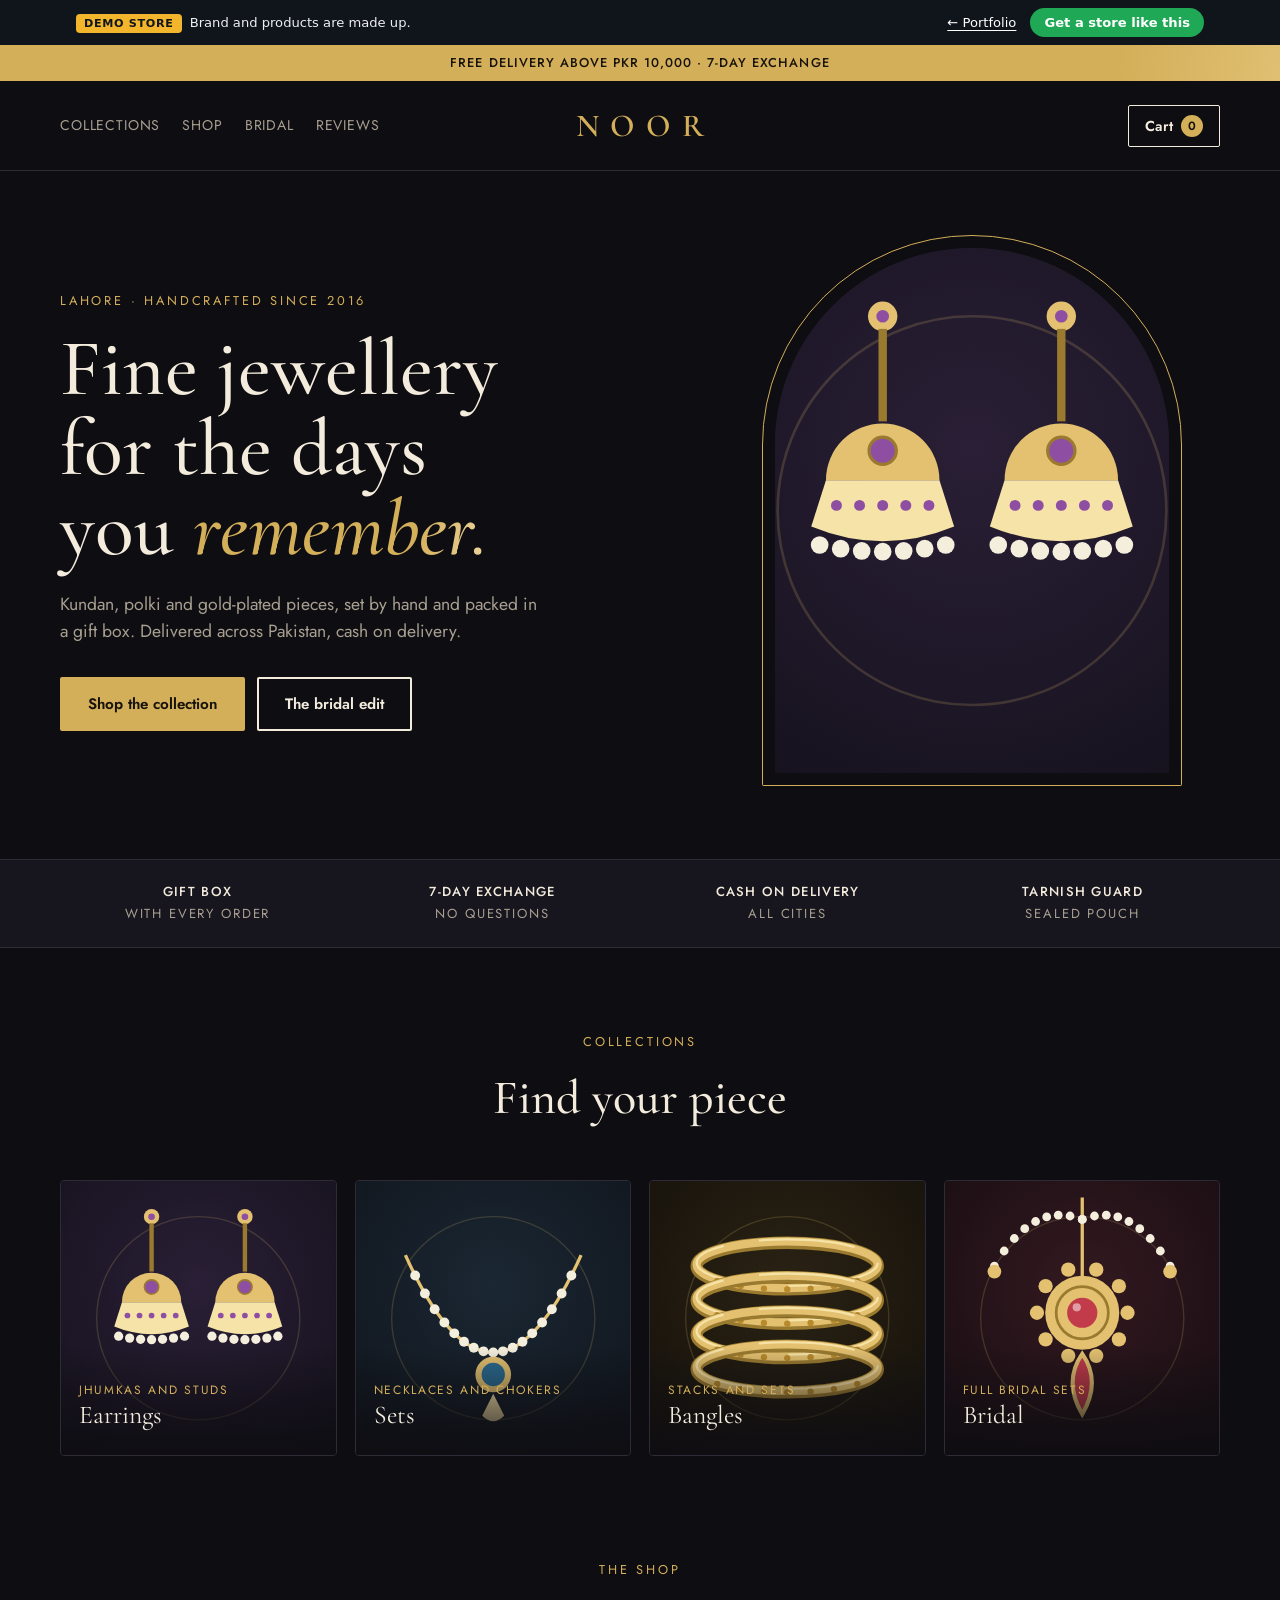
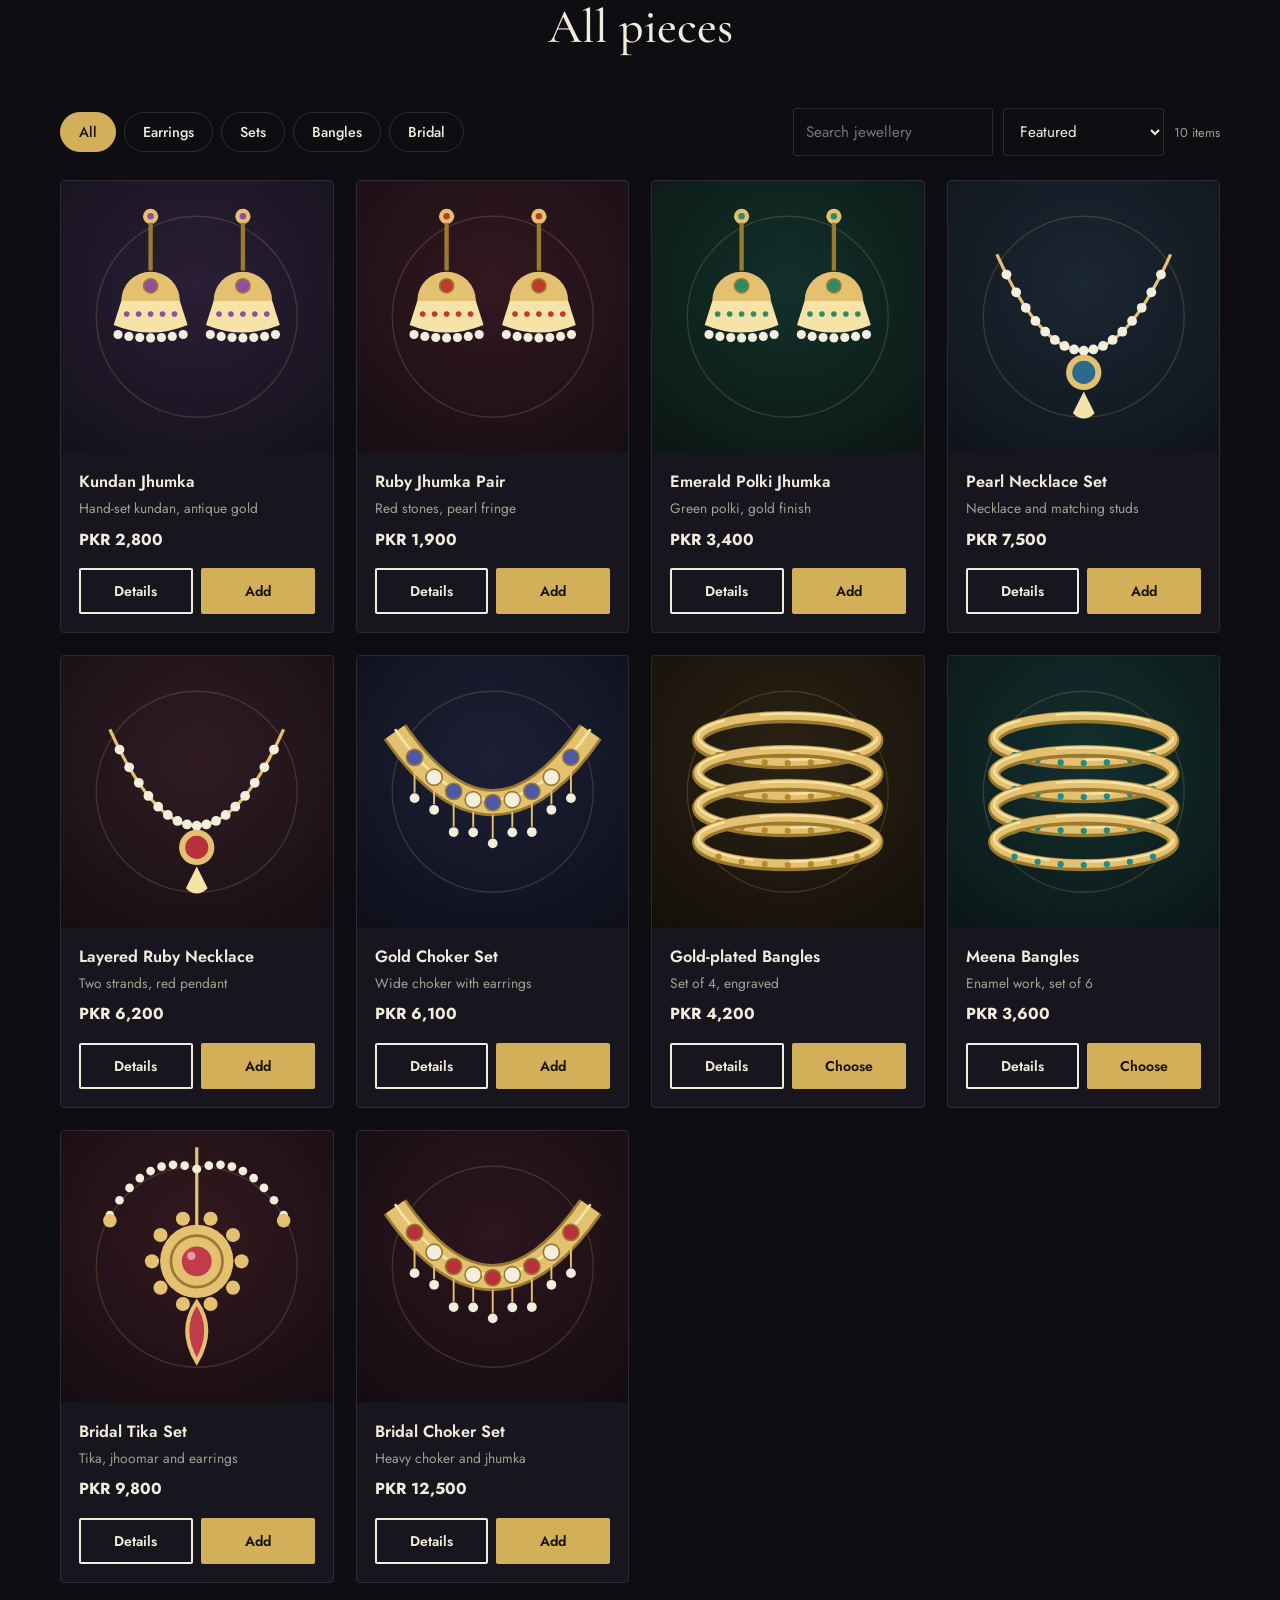
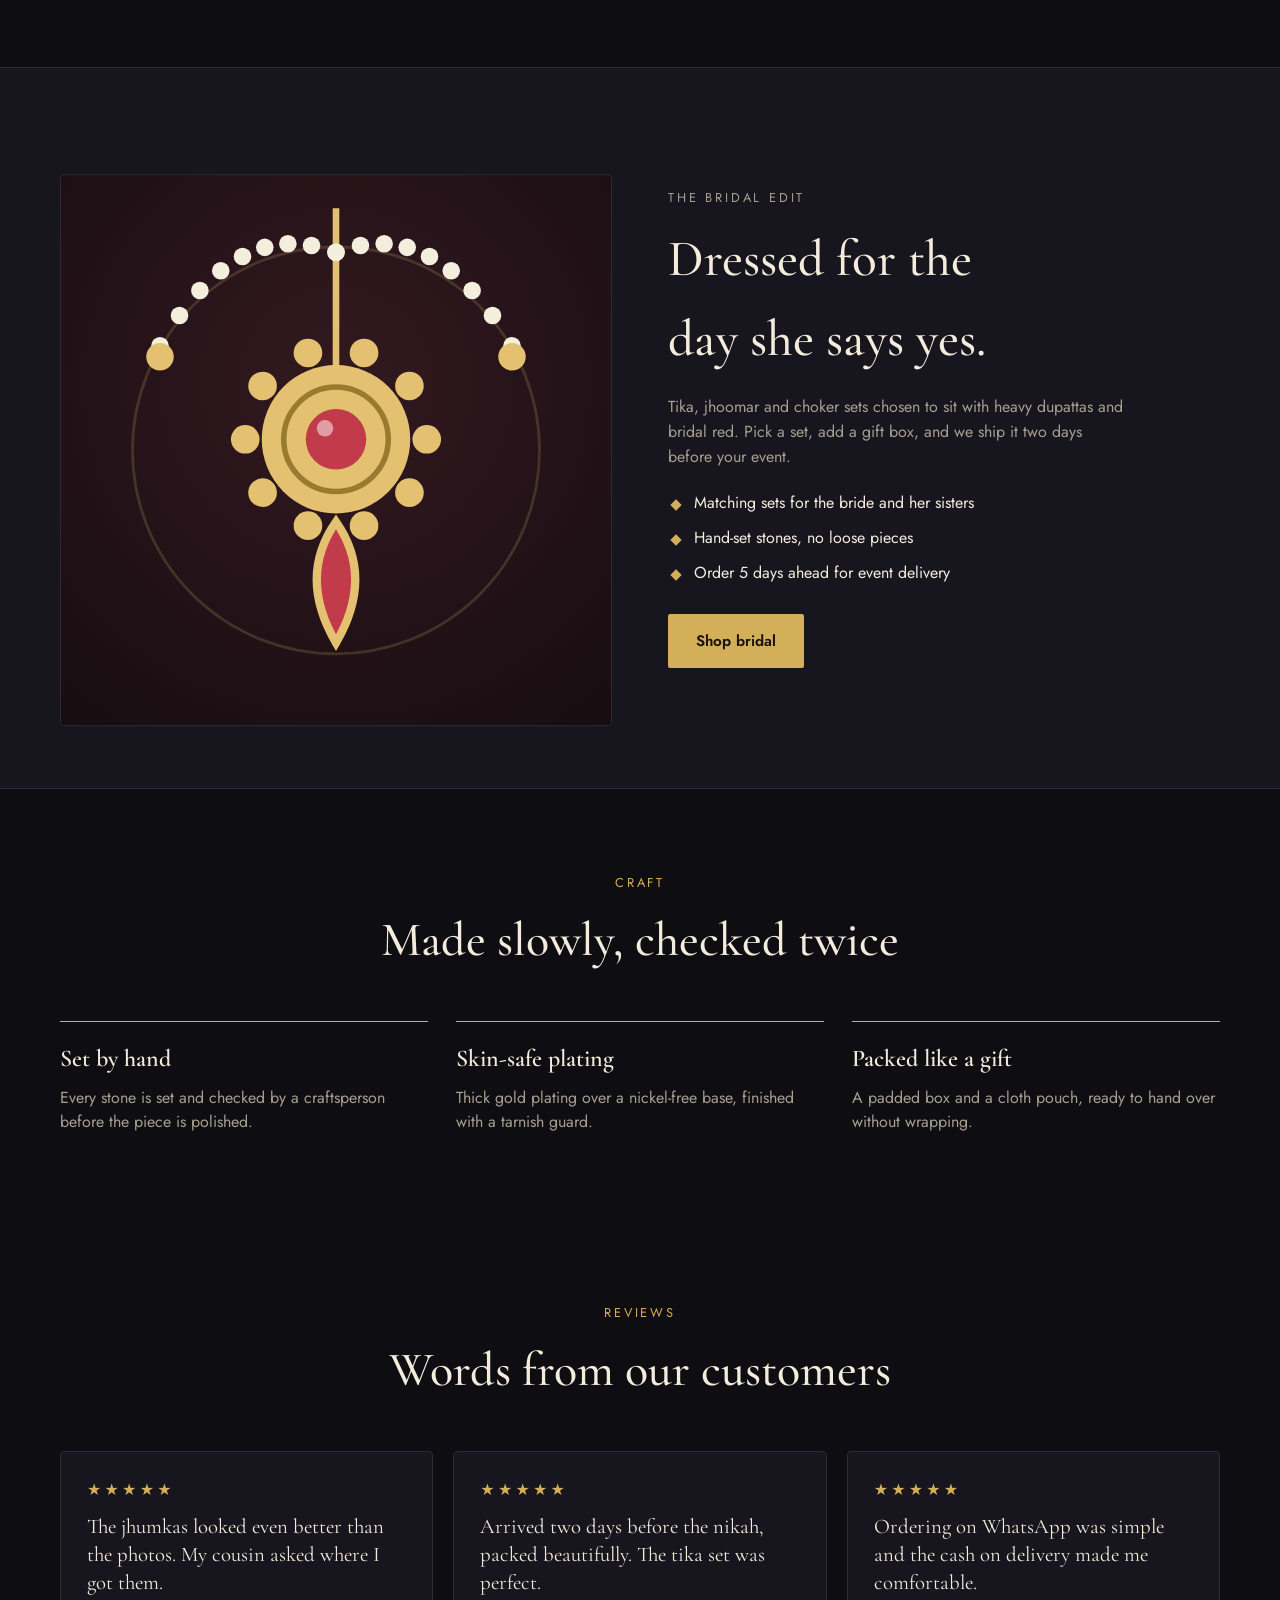
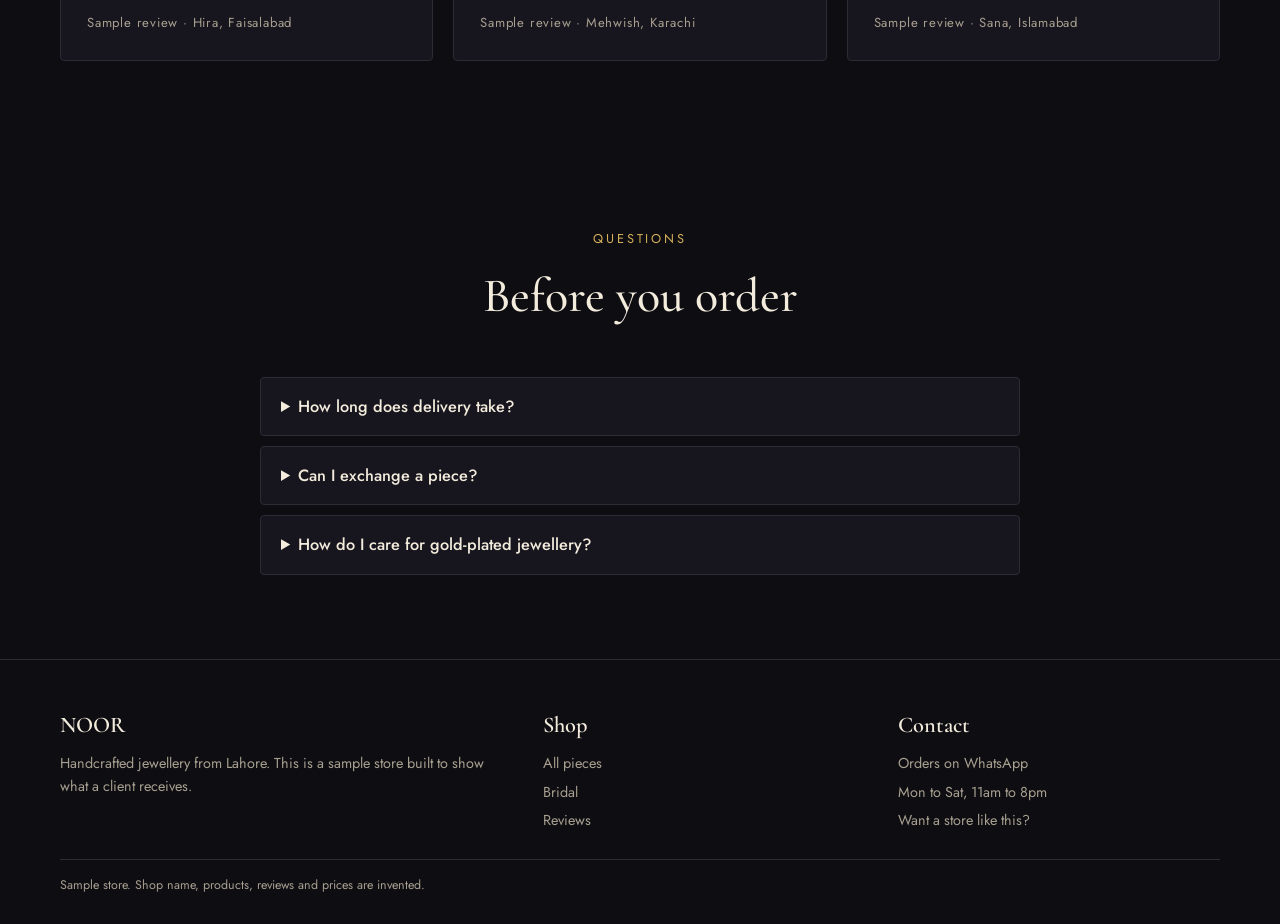
<file: noor-jewels.html>
<!doctype html>
<html lang="en">

<head>
  <meta charset="utf-8">
  <meta name="viewport" content="width=device-width, initial-scale=1, viewport-fit=cover">
  <title>Noor Jewels | Demo store</title>
  <meta name="description" content="Demo jewellery store with ring and bangle size pickers. Customers choose items and one complete order arrives on WhatsApp.">
  <link rel="canonical" href="https://subash-portfolio.pages.dev/noor-jewels.html">
  <meta property="og:type" content="website">
  <meta property="og:site_name" content="Subash">
  <meta property="og:title" content="Noor Jewels: demo jewellery store">
  <meta property="og:description" content="Try the cart: pick sizes, add items, send one complete order to WhatsApp.">
  <meta property="og:url" content="https://subash-portfolio.pages.dev/noor-jewels.html">
  <meta property="og:image" content="https://subash-portfolio.pages.dev/noor-jewels.jpg">
<meta property="og:image:secure_url" content="https://subash-portfolio.pages.dev/noor-jewels.jpg">
  <meta property="og:image:type" content="image/jpeg">
  <meta property="og:image:width" content="1200">
  <meta property="og:image:height" content="600">
  <meta property="og:image:alt" content="Noor Jewels: demo jewellery store">
  <meta name="twitter:card" content="summary_large_image">
  <meta name="twitter:title" content="Noor Jewels: demo jewellery store">
  <meta name="twitter:description" content="Try the cart: pick sizes, add items, send one complete order to WhatsApp.">
  <meta name="twitter:image" content="https://subash-portfolio.pages.dev/noor-jewels.jpg">
<link rel="icon" type="image/svg+xml" href="data:image/svg+xml,%3Csvg xmlns='http://www.w3.org/2000/svg' viewBox='0 0 64 64'%3E%3Crect width='64' height='64' rx='15' fill='%230E0D12'/%3E%3Ctext x='32' y='47' text-anchor='middle' font-family='Georgia,serif' font-size='44' font-weight='bold' fill='%23D4AF5A'%3EN%3C/text%3E%3Cpath d='M48 8l5 7-5 7-5-7z' fill='%23D4AF5A'/%3E%3C/svg%3E">
  <link rel="preconnect" href="https://fonts.googleapis.com">
  <link rel="preconnect" href="https://fonts.gstatic.com" crossorigin>
  <link rel="stylesheet"
    href="https://fonts.googleapis.com/css2?family=Cormorant+Garamond:ital,wght@0,500;0,600;0,700;1,500&family=Jost:wght@400;500;600&display=swap">
  <style>
    /* Layout: dark luxury. Centred logo header, arched hero with a gold-framed piece, collection tiles, shop grid, bridal feature band, craft notes, reviews. One deliberate dark look. */
    :root {
      --bg: #0E0D12;
      --surface: #17151D;
      --ink: #F3ECDD;
      --muted: #A79F90;
      --line: #2E2A36;
      --accent: #D4AF5A;
      --on-accent: #17120A;
      --radius: 4px;
      --radius-btn: 2px;
      --radius-in: 3px;
      --font-display: "Cormorant Garamond", "Palatino Linotype", Georgia, serif;
      --font-body: "Jost", "Segoe UI", system-ui, sans-serif;
      color-scheme: dark;
    }

    * {
      box-sizing: border-box
    }

    html {
      scroll-behavior: smooth
    }

    body {
      margin: 0;
      background: var(--bg);
      color: var(--ink);
      font-family: var(--font-body);
      font-size: 16px;
      line-height: 1.55;
      padding-block: 0
    }

    .pad {
      padding-left: max(16px, env(safe-area-inset-left, 0px));
      padding-right: max(16px, env(safe-area-inset-right, 0px))
    }

    .wrap {
      max-width: 1160px;
      margin: 0 auto
    }

    a {
      color: inherit
    }

    button {
      font-family: inherit
    }

    h1,
    h2,
    h3,
    h4,
    p {
      margin: 0
    }

    h1,
    h2,
    h3 {
      font-family: var(--font-display);
      text-wrap: balance
    }

    :focus-visible {
      outline: 3px solid var(--accent);
      outline-offset: 2px
    }

    .btn {
      display: inline-flex;
      align-items: center;
      justify-content: center;
      gap: 8px;
      padding: 14px 26px;
      border-radius: var(--radius-btn);
      background: var(--accent);
      color: var(--on-accent);
      border: 2px solid var(--accent);
      font: 600 .95rem var(--font-body);
      cursor: pointer;
      text-decoration: none;
      transition: transform .15s, filter .15s;
      text-align: center
    }

    .btn:hover {
      transform: translateY(-2px);
      filter: brightness(1.08)
    }

    .btn.ghost {
      background: transparent;
      color: var(--ink);
      border-color: var(--ink)
    }

    .btn[aria-disabled=true] {
      opacity: .45;
      pointer-events: none
    }

    .cartbtn {
      position: relative;
      display: inline-flex;
      align-items: center;
      gap: 8px;
      background: transparent;
      color: var(--ink);
      border: 1.5px solid var(--ink);
      border-radius: var(--radius-btn);
      padding: 9px 16px;
      font: 600 .9rem var(--font-body);
      cursor: pointer
    }

    .cartbtn .cartcount {
      background: var(--accent);
      color: var(--on-accent);
      border-radius: 999px;
      min-width: 22px;
      height: 22px;
      display: inline-grid;
      place-items: center;
      font-size: .75rem;
      padding: 0 6px
    }

    .toolbar {
      display: flex;
      gap: 14px;
      flex-wrap: wrap;
      align-items: center;
      justify-content: space-between;
      margin-bottom: 24px
    }

    .chips {
      display: flex;
      gap: 8px;
      flex-wrap: wrap
    }

    .chip {
      padding: 9px 18px;
      border-radius: 999px;
      border: 1px solid var(--line);
      background: transparent;
      color: var(--ink);
      cursor: pointer;
      font-size: .9rem;
      font-weight: 500
    }

    .chip[aria-pressed=true] {
      background: var(--accent);
      color: var(--on-accent);
      border-color: var(--accent)
    }

    .tools {
      display: flex;
      gap: 10px;
      flex-wrap: wrap
    }

    .tools input,
    .tools select,
    .field input,
    .field textarea,
    .field select {
      font: 400 .95rem var(--font-body);
      padding: 11px 12px;
      border: 1px solid var(--line);
      border-radius: var(--radius-in);
      background: var(--bg);
      color: var(--ink);
      width: 100%
    }

    .tools input {
      width: 200px;
      max-width: 100%
    }

    .tools select {
      width: auto
    }

    .grid {
      display: grid;
      grid-template-columns: repeat(auto-fill, minmax(235px, 1fr));
      gap: 22px
    }

    .card {
      background: var(--surface);
      border: 1px solid var(--line);
      border-radius: var(--radius);
      overflow: hidden;
      display: flex;
      flex-direction: column;
      min-width: 0;
      transition: transform .2s, box-shadow .2s;
      position: relative
    }

    .card:hover {
      transform: translateY(-4px);
      box-shadow: 0 20px 38px -24px rgba(0, 0, 0, .55)
    }

    .card .art {
      display: block;
      width: 100%;
      aspect-ratio: 1/1;
      border: 0;
      padding: 0;
      background: none;
      cursor: pointer;
      overflow: hidden
    }

    .card .art svg {
      display: block;
      width: 100%;
      height: 100%;
      transition: transform .35s
    }

    .card:hover .art svg {
      transform: scale(1.04)
    }

    .card .tag {
      position: absolute;
      top: 12px;
      left: 12px;
      background: var(--accent);
      color: var(--on-accent);
      font-size: .7rem;
      font-weight: 700;
      letter-spacing: .06em;
      text-transform: uppercase;
      padding: 4px 10px;
      border-radius: 999px
    }

    .card .info {
      padding: 16px 18px 18px;
      display: grid;
      gap: 4px;
      flex: 1;
      align-content: start
    }

    .card .nm {
      font-weight: 600;
      font-size: 1.02rem
    }

    .card .ds {
      color: var(--muted);
      font-size: .86rem
    }

    .card .pr {
      font-weight: 700;
      margin-top: 4px
    }

    .card .acts {
      display: flex;
      gap: 8px;
      margin-top: 12px
    }

    .card .acts .btn {
      padding: 11px 12px;
      font-size: .88rem;
      flex: 1
    }

    .noresult {
      grid-column: 1/-1;
      padding: 40px 0;
      color: var(--muted);
      text-align: center
    }

    #backdrop {
      position: fixed;
      inset: 0;
      background: rgba(0, 0, 0, .6);
      opacity: 0;
      pointer-events: none;
      transition: opacity .2s;
      z-index: 50
    }

    #backdrop.open {
      opacity: 1;
      pointer-events: auto
    }

    #drawer {
      position: fixed;
      top: 0;
      right: 0;
      bottom: 0;
      width: min(450px, 100%);
      background: var(--surface);
      color: var(--ink);
      transform: translateX(105%);
      transition: transform .28s, visibility 0s linear .28s;
      z-index: 60;
      display: flex;
      flex-direction: column;
      padding-top: env(safe-area-inset-top, 0px);
      padding-bottom: env(safe-area-inset-bottom, 0px);
      padding-right: env(safe-area-inset-right, 0px);
      visibility: hidden
    }

    #drawer.open {
      transform: none;
      visibility: visible;
      transition: transform .28s, visibility 0s;
      box-shadow: -20px 0 50px -20px rgba(0, 0, 0, .5)
    }

    .dhead {
      display: flex;
      justify-content: space-between;
      align-items: center;
      padding: 18px 22px;
      border-bottom: 1px solid var(--line)
    }

    .dhead h2 {
      font-size: 1.4rem
    }

    .x {
      width: 38px;
      height: 38px;
      border-radius: 50%;
      border: 1px solid var(--line);
      background: transparent;
      color: var(--ink);
      font-size: 1.3rem;
      line-height: 1;
      cursor: pointer
    }

    .dbody {
      flex: 1;
      overflow: auto;
      padding: 18px 22px;
      display: grid;
      gap: 16px;
      align-content: start
    }

    .ln {
      display: grid;
      grid-template-columns: 64px 1fr auto;
      gap: 12px;
      align-items: center
    }

    .ln .th {
      width: 64px;
      height: 64px;
      border-radius: var(--radius-in);
      overflow: hidden
    }

    .ln .th svg {
      width: 100%;
      height: 100%;
      display: block
    }

    .ln .t {
      font-weight: 600;
      font-size: .95rem
    }

    .ln .o {
      color: var(--muted);
      font-size: .8rem
    }

    .ln .pp {
      font-weight: 700;
      font-size: .92rem;
      text-align: right
    }

    .qty {
      display: inline-flex;
      align-items: center;
      gap: 8px;
      margin-top: 6px
    }

    .qty button {
      width: 28px;
      height: 28px;
      border-radius: 50%;
      border: 1px solid var(--line);
      background: transparent;
      color: var(--ink);
      cursor: pointer;
      font-weight: 700
    }

    .rm {
      background: none;
      border: 0;
      color: var(--muted);
      font-size: .78rem;
      cursor: pointer;
      text-decoration: underline;
      margin-top: 4px;
      padding: 0
    }

    .emptycart {
      color: var(--muted);
      padding: 20px 0
    }

    .sums {
      border-top: 1px solid var(--line);
      padding-top: 12px;
      display: grid;
      gap: 6px;
      font-size: .95rem
    }

    .sums div {
      display: flex;
      justify-content: space-between
    }

    .sums .tot {
      font-weight: 700;
      font-size: 1.1rem;
      border-top: 1px solid var(--line);
      padding-top: 8px;
      margin-top: 4px
    }

    #co {
      display: grid;
      gap: 12px
    }

    .field {
      display: grid;
      gap: 4px
    }

    .field label {
      font-size: .8rem;
      color: var(--muted)
    }

    details.slipbox {
      border: 1px dashed var(--line);
      border-radius: var(--radius-in);
      padding: 10px 12px
    }

    details.slipbox summary {
      cursor: pointer;
      font-size: .88rem;
      font-weight: 600
    }

    details.slipbox pre {
      margin: 10px 0 0;
      white-space: pre-wrap;
      overflow-wrap: anywhere;
      font: .8rem/1.6 ui-monospace, Menlo, Consolas, monospace;
      color: var(--muted)
    }

    .dfoot {
      padding: 14px 22px 20px;
      border-top: 1px solid var(--line);
      display: grid;
      gap: 8px
    }

    .hint {
      font-size: .8rem;
      color: var(--muted)
    }

    #modal {
      position: fixed;
      inset: 0;
      display: none;
      place-items: center;
      z-index: 70;
      padding: 16px
    }

    #modal.open {
      display: grid
    }

    .mbox {
      background: var(--surface);
      color: var(--ink);
      border-radius: var(--radius);
      max-width: 880px;
      width: 100%;
      max-height: 92vh;
      overflow: auto;
      display: grid;
      grid-template-columns: 1fr 1fr;
      position: relative
    }

    .mbox .mart {
      aspect-ratio: 1/1;
      max-width: 100%
    }

    .mbox .mart svg {
      display: block;
      width: 100%;
      height: 100%
    }

    .mbox .mtxt {
      padding: 30px 28px;
      display: grid;
      gap: 14px;
      align-content: start;
      min-width: 0
    }

    .mbox h3 {
      font-size: 1.8rem;
      line-height: 1.1
    }

    .mbox .mp {
      font-size: 1.4rem;
      font-weight: 700
    }

    .mbox .md {
      color: var(--muted)
    }

    .mbox ul {
      margin: 0;
      padding-left: 18px;
      color: var(--muted);
      font-size: .92rem;
      display: grid;
      gap: 4px
    }

    .mbox .mx {
      position: absolute;
      top: 12px;
      right: 12px;
      background: var(--surface)
    }

    .mq {
      display: flex;
      gap: 12px;
      align-items: center
    }

    @media(max-width:720px) {
      .mbox {
        grid-template-columns: 1fr
      }

      .mbox .mtxt {
        padding: 22px 20px
      }
    }

    #toast {
      position: fixed;
      left: 50%;
      bottom: calc(22px + env(safe-area-inset-bottom, 0px));
      transform: translate(-50%, 20px);
      background: var(--ink);
      color: var(--bg);
      padding: 11px 20px;
      border-radius: 999px;
      opacity: 0;
      transition: .25s;
      z-index: 80;
      pointer-events: none;
      font-size: .92rem;
      max-width: 90vw;
      text-align: center
    }

    #toast.show {
      opacity: 1;
      transform: translate(-50%, 0)
    }

    @media(prefers-reduced-motion:reduce) {
      * {
        transition: none !important;
        scroll-behavior: auto !important
      }
    }

    @media(max-width:640px) {
      

      .sec {
        padding-block: 36px !important
      }

      .grid {
        grid-template-columns: repeat(2, 1fr);
        gap: 12px
      }

      

      .card .info {
        padding: 10px 12px 12px
      }

      .card .nm {
        font-size: .92rem
      }

      .card .pr {
        font-size: .92rem
      }

      

      .card .acts {
        margin-top: 8px
      }

      .card .acts .btn {
        padding: 9px;
        font-size: .85rem
      }

      .card .tag {
        top: 8px;
        left: 8px;
        font-size: .62rem;
        padding: 3px 8px
      }

      .toolbar {
        margin-bottom: 16px;
        gap: 10px
      }

      .tools {
        width: 100%
      }

      .tools input {
        flex: 1;
        width: auto
      }

      .tools select {
        max-width: 46%
      }

      

      .chips {
        flex-wrap: nowrap;
        overflow-x: auto;
        max-width: 100%;
        padding-bottom: 4px
      }

      .chip {
        white-space: nowrap;
        padding: 8px 14px
      }

      .cartbtn {
        padding: 8px 12px
      }
    }

    /* ---- v2 additions ---- */
    .demobar {
      background: #10151C;
      color: #EDEFF2;
      font: 500 .82rem/1.3 system-ui, -apple-system, "Segoe UI", sans-serif
    }

    .demobar .in {
      max-width: 1160px;
      margin: 0 auto;
      display: flex;
      gap: 8px 16px;
      align-items: center;
      justify-content: space-between;
      padding: 8px max(16px, env(safe-area-inset-right, 0px)) 8px max(16px, env(safe-area-inset-left, 0px))
    }

    .demobar b {
      letter-spacing: .06em;
      text-transform: uppercase;
      font-size: .7rem;
      background: #F3B52C;
      color: #10151C;
      padding: 3px 8px;
      border-radius: 4px;
      margin-right: 10px
    }

    .demobar .r {
      display: flex;
      gap: 14px;
      align-items: center
    }

    .demobar a {
      color: #fff;
      text-underline-offset: 3px;
      white-space: nowrap
    }

    .demobar a.get {
      background: #1FA855;
      text-decoration: none;
      padding: 6px 14px;
      border-radius: 999px;
      font-weight: 700
    }

    .opts {
      display: flex;
      flex-wrap: wrap;
      gap: 8px
    }

    .opt {
      padding: 9px 14px;
      border-radius: var(--radius-btn, 999px);
      border: 1.5px solid var(--line);
      background: transparent;
      color: var(--ink);
      cursor: pointer;
      font: 600 .9rem var(--font-body);
      display: inline-flex;
      flex-direction: column;
      align-items: flex-start;
      line-height: 1.25;
      text-align: left
    }

    .opt small {
      font-weight: 500;
      color: var(--muted);
      font-size: .74rem
    }

    .opt[aria-checked=true] {
      border-color: var(--accent);
      background: var(--accent);
      color: var(--on-accent)
    }

    .opt[aria-checked=true] small {
      color: inherit;
      opacity: .85
    }

    .fl {
      font-size: .8rem;
      color: var(--muted);
      display: block;
      margin-bottom: 6px
    }

    .prog {
      font-size: .85rem;
      color: var(--muted);
      margin: 0
    }

    .prog b {
      color: var(--ink)
    }

    .obar {
      display: none;
      position: fixed;
      left: 0;
      right: 0;
      bottom: 0;
      z-index: 40;
      align-items: center;
      justify-content: space-between;
      gap: 12px;
      padding: 14px max(16px, env(safe-area-inset-right, 0px)) calc(14px + env(safe-area-inset-bottom, 0px)) max(16px, env(safe-area-inset-left, 0px));
      background: var(--accent);
      color: var(--on-accent);
      border: 0;
      font: 700 1rem var(--font-body);
      cursor: pointer;
      box-shadow: 0 -10px 30px -12px rgba(0, 0, 0, .45)
    }

    body.ov-open .obar {
      display: none !important
    }

    .dfoot .btn.ghost {
      padding: 11px
    }

    @media(max-width:900px) {
      .obar.on {
        display: flex
      }

      body.has-bar {
        padding-bottom: calc(74px + env(safe-area-inset-bottom, 0px))
      }
    }

    @media(max-width:720px) {
      #modal {
        align-items: end;
        padding: 0
      }

      .mbox {
        border-radius: var(--radius) var(--radius) 0 0;
        max-height: 92vh
      }

      .mbox .mart {
        aspect-ratio: 16/10;
        overflow: hidden
      }

      .mbox h3 {
        font-size: 1.5rem
      }

      .demobar {
        font-size: .78rem
      }

      .demobar b {
        margin-right: 0
      }
    }

    .notice {
      background: var(--accent);
      color: var(--on-accent);
      text-align: center;
      font-size: .8rem;
      letter-spacing: .08em;
      text-transform: uppercase;
      padding: 8px 12px;
      font-weight: 500
    }

    .top {
      display: grid;
      grid-template-columns: 1fr auto 1fr;
      align-items: center;
      gap: 16px;
      padding-block: 20px;
      border-bottom: 1px solid var(--line)
    }

    .top nav {
      display: flex;
      gap: 22px;
      font-size: .88rem;
      letter-spacing: .06em;
      text-transform: uppercase
    }

    .top nav a {
      text-decoration: none;
      color: var(--muted)
    }

    .top nav a:hover {
      color: var(--accent)
    }

    .logo {
      font-family: var(--font-display);
      font-size: 2rem;
      font-weight: 600;
      letter-spacing: .34em;
      color: var(--accent);
      text-align: center;
      padding-left: .34em
    }

    .top .r {
      justify-self: end
    }

    .hero {
      display: grid;
      grid-template-columns: 1.1fr .9fr;
      gap: 56px;
      align-items: center;
      padding-block: 64px 72px
    }

    .hero>* {
      min-width: 0
    }

    .kick {
      font-size: .8rem;
      letter-spacing: .22em;
      text-transform: uppercase;
      color: var(--accent)
    }

    .hero h1 {
      font-size: clamp(2.6rem, 6.4vw, 5rem);
      line-height: 1;
      font-weight: 500;
      margin: 18px 0 22px
    }

    .hero h1 em {
      color: var(--accent);
      font-style: italic
    }

    .hero p.lead {
      color: var(--muted);
      font-size: 1.1rem;
      max-width: 44ch
    }

    .hero .cta {
      display: flex;
      gap: 12px;
      flex-wrap: wrap;
      margin-top: 32px
    }

    .arch {
      border: 1px solid var(--accent);
      border-radius: 999px 999px 6px 6px;
      padding: 12px;
      max-width: 420px;
      margin-inline: auto;
      width: 100%
    }

    .arch>div {
      border-radius: 999px 999px 4px 4px;
      overflow: hidden;
      aspect-ratio: 3/4;
      background: #1A1722
    }

    .arch svg {
      width: 100%;
      height: 100%;
      display: block
    }

    .strip {
      border-block: 1px solid var(--line);
      background: var(--surface)
    }

    .strip .wrap {
      display: grid;
      grid-template-columns: repeat(4, 1fr);
      gap: 20px;
      padding-block: 22px;
      text-align: center
    }

    .strip div {
      font-size: .82rem;
      letter-spacing: .14em;
      text-transform: uppercase;
      color: var(--muted)
    }

    .strip b {
      display: block;
      color: var(--ink);
      font-weight: 500;
      letter-spacing: .1em;
      margin-bottom: 2px
    }

    .sec {
      padding-block: 84px
    }

    .sec .h {
      text-align: center;
      margin-bottom: 44px
    }

    .sec .h h2 {
      font-size: clamp(2rem, 4.4vw, 3rem);
      font-weight: 500;
      margin-top: 10px
    }

    .cols {
      display: grid;
      grid-template-columns: repeat(4, 1fr);
      gap: 18px
    }

    .col {
      position: relative;
      border: 1px solid var(--line);
      background: var(--surface);
      border-radius: var(--radius);
      overflow: hidden;
      text-align: left;
      cursor: pointer;
      color: var(--ink);
      padding: 0;
      display: block
    }

    .col .a {
      aspect-ratio: 1/1
    }

    .col .a svg {
      width: 100%;
      height: 100%;
      display: block;
      transition: transform .5s
    }

    .col:hover .a svg {
      transform: scale(1.06)
    }

    .col .l {
      position: absolute;
      left: 0;
      right: 0;
      bottom: 0;
      padding: 34px 18px 16px;
      background: linear-gradient(transparent, rgba(14, 13, 18, .92));
      font-family: var(--font-display);
      font-size: 1.6rem
    }

    .col .l small {
      display: block;
      font-family: var(--font-body);
      font-size: .75rem;
      letter-spacing: .14em;
      text-transform: uppercase;
      color: var(--accent)
    }

    .bridal {
      background: var(--surface);
      border-block: 1px solid var(--line)
    }

    .bridal .wrap {
      display: grid;
      grid-template-columns: 1fr 1fr;
      gap: 56px;
      align-items: center;
      padding-block: 84px
    }

    .bridal .wrap>* {
      min-width: 0
    }

    .bridal .pic {
      border: 1px solid var(--line);
      border-radius: var(--radius);
      overflow: hidden;
      aspect-ratio: 1/1;
      max-width: 100%
    }

    .bridal .pic svg {
      width: 100%;
      height: 100%;
      display: block
    }

    .bridal h2 {
      font-size: clamp(2rem, 4.4vw, 3.2rem);
      font-weight: 500;
      margin: 12px 0 16px
    }

    .bridal p {
      color: var(--muted);
      max-width: 46ch
    }

    .bridal ul {
      list-style: none;
      padding: 0;
      margin: 22px 0 28px;
      display: grid;
      gap: 10px
    }

    .bridal li {
      padding-left: 26px;
      position: relative
    }

    .bridal li::before {
      content: "";
      position: absolute;
      left: 4px;
      top: .6em;
      width: 8px;
      height: 8px;
      background: var(--accent);
      transform: rotate(45deg)
    }

    .craft {
      display: grid;
      grid-template-columns: repeat(3, 1fr);
      gap: 28px
    }

    .craft div {
      border-top: 1px solid var(--accent);
      padding-top: 18px
    }

    .craft h3 {
      font-size: 1.5rem;
      font-weight: 600;
      margin-bottom: 8px
    }

    .craft p {
      color: var(--muted)
    }

    .rev {
      display: grid;
      grid-template-columns: repeat(3, 1fr);
      gap: 20px
    }

    .rev figure {
      margin: 0;
      background: var(--surface);
      border: 1px solid var(--line);
      border-radius: var(--radius);
      padding: 26px
    }

    .rev blockquote {
      margin: 0 0 16px;
      font-family: var(--font-display);
      font-size: 1.3rem;
      line-height: 1.35
    }

    .rev figcaption {
      font-size: .82rem;
      color: var(--muted);
      letter-spacing: .06em
    }

    .rev .st {
      color: var(--accent);
      letter-spacing: .2em;
      margin-bottom: 10px
    }

    .faq {
      max-width: 760px;
      margin-inline: auto;
      display: grid;
      gap: 10px
    }

    details.q {
      border: 1px solid var(--line);
      border-radius: var(--radius);
      padding: 16px 20px;
      background: var(--surface)
    }

    details.q summary {
      cursor: pointer;
      font-weight: 500;
      font-size: 1.02rem
    }

    details.q p {
      color: var(--muted);
      margin-top: 10px
    }

    footer {
      border-top: 1px solid var(--line);
      padding-block: 48px 28px;
      color: var(--muted);
      font-size: .9rem
    }

    footer .g {
      display: grid;
      grid-template-columns: 1.4fr 1fr 1fr;
      gap: 32px;
      margin-bottom: 28px
    }

    footer h4 {
      font-family: var(--font-display);
      font-size: 1.4rem;
      color: var(--ink);
      margin-bottom: 10px;
      font-weight: 600
    }

    footer ul {
      list-style: none;
      padding: 0;
      margin: 0;
      display: grid;
      gap: 6px
    }

    footer a {
      text-decoration: none
    }

    footer a:hover {
      color: var(--accent)
    }

    .tiny {
      font-size: .78rem;
      border-top: 1px solid var(--line);
      padding-top: 16px
    }

    @media(max-width:900px) {

      .hero,
      .bridal .wrap {
        grid-template-columns: 1fr;
        gap: 36px
      }

      .cols {
        grid-template-columns: repeat(2, 1fr)
      }

      .craft,
      .rev {
        grid-template-columns: 1fr
      }

      .strip .wrap {
        grid-template-columns: repeat(2, 1fr)
      }

      footer .g {
        grid-template-columns: 1fr
      }

      

      .top {
        grid-template-columns: 1fr auto
      }

      .logo {
        text-align: left;
        padding-left: 0;
        font-size: 1.5rem;
        letter-spacing: .24em
      }
    }

    /*MOBILE*/
    @media(max-width:640px) {
      .arch {
        max-width: 230px
      }

      .hero {
        padding-block: 28px 36px;
        gap: 24px
      }

      .hero h1 {
        font-size: 2.5rem;
        margin: 12px 0 16px
      }

      .cols {
        grid-template-columns: repeat(2, 1fr);
        gap: 12px
      }

      .col .l {
        font-size: 1.15rem;
        padding: 22px 12px 12px
      }

      

      .sec .h {
        margin-bottom: 22px
      }

      .sec .h h2 {
        font-size: 1.8rem
      }

      .bridal .wrap {
        padding-block: 36px;
        gap: 22px
      }

      .bridal h2 {
        font-size: 1.9rem;
        margin: 8px 0 14px
      }

      footer {
        padding-block: 22px
      }

      .notice {
        font-size: .7rem
      }
    }
  </style>
<script>(function(d){if(window.matchMedia&&matchMedia("(prefers-reduced-motion: reduce)").matches)return;d.classList.add("mo");setTimeout(function(){if(!window.__mo)d.classList.remove("mo")},5000)})(document.documentElement)</script>
<link rel="stylesheet" href="motion.css">
<style id="motion-theme">

/* ---- mobile parity: everything on the laptop view is also on the phone ---- */
.demobar .in{flex-wrap:wrap}
.demobar b{margin-right:8px!important}
@media(max-width:900px){
  .top nav{display:flex!important;order:3;grid-column:1/-1;width:100%;gap:20px;overflow-x:auto;white-space:nowrap;scrollbar-width:none;padding:2px 0 6px}
  .top nav::-webkit-scrollbar{display:none}
  html.mo header.mo-sticky .top nav{transition:max-height .35s var(--mo-ease),opacity .25s,padding .35s}
  html.mo header.mo-sticky.stuck .top nav{max-height:0;opacity:0;padding:0;overflow:hidden;pointer-events:none}
}
@media(max-width:640px){
  .card .acts{flex-direction:column;gap:8px}
  .card .ds{display:block;font-size:.8rem}
  .tools #rcount{display:block;flex-basis:100%}
  .tools{flex-wrap:wrap}
}
@media(max-width:900px){.top{grid-template-columns:1fr auto}.logo{grid-column:1}.top .r{grid-column:2;grid-row:1}}
@media(max-width:640px){.col .l small{display:block;font-size:.62rem;letter-spacing:.1em}.strip .wrap{gap:14px}}

:root{--mo-accent:var(--accent);--mo-sparkle:#F6E3A8;--mo-glow:rgba(212,175,90,.14)}
html.mo .logo{animation:mo-track 1.6s var(--mo-ease) backwards}
@keyframes mo-track{from{opacity:0;letter-spacing:.8em}}
html.mo .notice{background:linear-gradient(100deg,var(--accent) 35%,#f4de9f 50%,var(--accent) 65%);background-size:250% 100%;animation:mo-shimmer 9s linear infinite}
/* gold shimmer running through the italic word */
html.mo .hero h1 em .wi{padding-right:.08em;color:transparent;-webkit-text-fill-color:transparent;-webkit-background-clip:text;background-clip:text;background-image:linear-gradient(100deg,var(--accent) 30%,#fff3cf 48%,var(--accent) 66%);background-size:250% 100%}
html.mo .hero h1.is-in em .wi{animation:mo-word 1s var(--mo-ease) calc(var(--d,0s) + var(--i)*70ms) backwards,mo-shimmer 6s linear 1.8s infinite}
/* the arch rises like a curtain, the piece settles, light sweeps across */
html.mo .arch{position:relative}
html.mo .arch[data-rv].is-in{animation:mo-arch 1.5s var(--mo-ease) .25s backwards}
@keyframes mo-arch{from{clip-path:inset(100% 0 0 0)}to{clip-path:inset(0 0 0 0)}}
html.mo .arch.is-in svg{animation:mo-kb-out 2.6s var(--mo-ease) .25s backwards}
html.mo .arch>div{position:relative}
html.mo .arch>div::after{content:"";position:absolute;inset:-20%;pointer-events:none;background:linear-gradient(105deg,transparent 40%,rgba(255,244,214,.34) 50%,transparent 60%);transform:translateX(-120%);animation:mo-sweep 8s ease-in-out 3s infinite}
/* shine on product art, gold rule under collection names */
html.mo .card .art{position:relative}
html.mo .card .art::after{content:"";position:absolute;inset:0;pointer-events:none;background:linear-gradient(110deg,transparent 35%,rgba(255,240,200,.28) 50%,transparent 65%);transform:translateX(-130%);transition:transform .9s var(--mo-ease)}
html.mo .card:hover .art::after{transform:translateX(130%)}
html.mo .card:hover{box-shadow:0 24px 44px -26px rgba(212,175,90,.45);border-color:var(--accent)}
html.mo .col .l::after{content:"";display:block;height:1px;width:0;margin-top:8px;background:var(--accent);transition:width .5s var(--mo-ease)}
html.mo .col:hover .l::after{width:56px}
html.mo .col{transition:transform .4s var(--mo-ease),border-color .3s}
html.mo .col:hover{transform:translateY(-6px);border-color:var(--accent)}

</style>
</head>

<body>
  <div class="demobar">
    <div class="in"><span><b>Demo store</b><span class="hide-m">Brand and products are made up.</span></span><span
        class="r"><a href="index.html">&larr; Portfolio</a><a class="get"
          href="https://wa.me/923293997234?text=Assalam%20o%20Alaikum%20Subash%2C%20I%20saw%20your%20demo%20store.%20I%20want%20an%20order-ready%20store."
          target="_blank" rel="noopener">Get a store like this</a></span></div>
  </div>
  <div class="notice pad">Free delivery above PKR 10,000 &middot; 7-day exchange</div>
  <header class="pad mo-sticky" style="border-bottom:1px solid var(--line)">
    <div class="wrap top" style="border:0">
      <nav aria-label="Main"><a href="#collections">Collections</a><a href="#shop">Shop</a><a
          href="#bridal">Bridal</a><a href="#reviews">Reviews</a></nav>
      <div class="logo">NOOR</div>
      <div class="r"><button class="cartbtn" type="button" data-cart-open>Cart <span class="cartcount">0</span></button>
      </div>
    </div>
  </header>

  <div class="pad">
    <div class="wrap hero">
      <div>
        <p class="kick" data-rv="fade">Lahore &middot; Handcrafted since 2016</p>
        <h1 data-split style="--d:.15s">Fine jewellery for the days you <em>remember.</em></h1>
        <p class="lead hide-m" data-rv style="--d:.6s">Kundan, polki and gold-plated pieces, set by hand and packed in a gift box. Delivered
          across Pakistan, cash on delivery.</p>
        <div class="cta" data-rv style="--d:.75s"><a class="btn" href="#shop">Shop the collection</a><a class="btn ghost" href="#bridal">The
            bridal edit</a></div>
      </div>
      <div class="arch" aria-hidden="true" data-rv="fade" data-tilt>
        <div id="heroArt"></div>
      </div>
    </div>
  </div>

  <div class="strip pad hide-m">
    <div class="wrap" data-rv-group>
      <div><b>Gift box</b>with every order</div>
      <div><b>7-day exchange</b>no questions</div>
      <div><b>Cash on delivery</b>all cities</div>
      <div><b>Tarnish guard</b>sealed pouch</div>
    </div>
  </div>

  <section class="sec pad" id="collections">
    <div class="wrap">
      <div class="h">
        <p class="kick" data-rv="fade">Collections</p>
        <h2 data-split>Find your piece</h2>
      </div>
      <div class="cols" id="colgrid" data-rv-group="up"></div>
    </div>
  </section>

  <section class="sec pad" id="shop" style="padding-top:20px">
    <div class="wrap">
      <div class="h">
        <p class="kick" data-rv="fade">The shop</p>
        <h2 data-split>All pieces</h2>
      </div>
      <div class="toolbar">
        <div class="chips" id="cats" role="group" aria-label="Categories"></div>
        <div class="tools"><input id="q" type="search" placeholder="Search jewellery" aria-label="Search"><select
            id="sort" aria-label="Sort">
            <option value="featured">Featured</option>
            <option value="low">Price: low to high</option>
            <option value="high">Price: high to low</option>
            <option value="name">Name</option>
          </select><span class="hint" id="rcount" style="align-self:center;color:var(--muted)"></span></div>
      </div>
      <div class="grid" id="grid" data-rv-live></div>
    </div>
  </section>

  <div class="bridal pad" id="bridal">
    <div class="wrap">
      <div class="pic" id="bridalArt" aria-hidden="true" data-rv="clip" data-parallax=".05"></div>
      <div>
        <p class="kick">The bridal edit</p>
        <h2 data-split>Dressed for the day she says yes.</h2>
        <p class="hide-m">Tika, jhoomar and choker sets chosen to sit with heavy dupattas and bridal red. Pick a set,
          add a gift box, and we ship it two days before your event.</p>
        <ul class="hide-m" data-rv-group="left">
          <li>Matching sets for the bride and her sisters</li>
          <li>Hand-set stones, no loose pieces</li>
          <li>Order 5 days ahead for event delivery</li>
        </ul>
        <button class="btn" type="button" data-filter="Bridal">Shop bridal</button>
      </div>
    </div>
  </div>

  <section class="sec pad hide-m">
    <div class="wrap">
      <div class="h">
        <p class="kick" data-rv="fade">Craft</p>
        <h2 data-split>Made slowly, checked twice</h2>
      </div>
      <div class="craft" data-rv-group>
        <div>
          <h3>Set by hand</h3>
          <p>Every stone is set and checked by a craftsperson before the piece is polished.</p>
        </div>
        <div>
          <h3>Skin-safe plating</h3>
          <p>Thick gold plating over a nickel-free base, finished with a tarnish guard.</p>
        </div>
        <div>
          <h3>Packed like a gift</h3>
          <p>A padded box and a cloth pouch, ready to hand over without wrapping.</p>
        </div>
      </div>
    </div>
  </section>

  <section class="sec pad hide-m" id="reviews">
    <div class="wrap">
      <div class="h">
        <p class="kick" data-rv="fade">Reviews</p>
        <h2 data-split>Words from our customers</h2>
      </div>
      <div class="rev" data-rv-group>
        <figure>
          <div class="st" aria-label="5 stars" data-chars>&#9733;&#9733;&#9733;&#9733;&#9733;</div>
          <blockquote>The jhumkas looked even better than the photos. My cousin asked where I got them.</blockquote>
          <figcaption>Sample review &middot; Hira, Faisalabad</figcaption>
        </figure>
        <figure>
          <div class="st" aria-label="5 stars" data-chars>&#9733;&#9733;&#9733;&#9733;&#9733;</div>
          <blockquote>Arrived two days before the nikah, packed beautifully. The tika set was perfect.</blockquote>
          <figcaption>Sample review &middot; Mehwish, Karachi</figcaption>
        </figure>
        <figure>
          <div class="st" aria-label="5 stars" data-chars>&#9733;&#9733;&#9733;&#9733;&#9733;</div>
          <blockquote>Ordering on WhatsApp was simple and the cash on delivery made me comfortable.</blockquote>
          <figcaption>Sample review &middot; Sana, Islamabad</figcaption>
        </figure>
      </div>
    </div>
  </section>

  <section class="sec pad hide-m">
    <div class="wrap">
      <div class="h">
        <p class="kick" data-rv="fade">Questions</p>
        <h2 data-split>Before you order</h2>
      </div>
      <div class="faq" data-rv-group>
        <details class="q">
          <summary>How long does delivery take?</summary>
          <p>2 to 4 working days in major cities, 4 to 6 elsewhere. Bridal orders should be placed 5 days before your
            event.</p>
        </details>
        <details class="q">
          <summary>Can I exchange a piece?</summary>
          <p>Yes, within 7 days if it is unworn and in its box. Message us on WhatsApp with your order number.</p>
        </details>
        <details class="q">
          <summary>How do I care for gold-plated jewellery?</summary>
          <p>Keep it dry, wear it after perfume, and store it in the pouch it comes in.</p>
        </details>
      </div>
    </div>
  </section>

  <footer class="pad">
    <div class="wrap">
      <div class="g hide-m">
        <div>
          <h4>NOOR</h4>
          <p>Handcrafted jewellery from Lahore. This is a sample store built to show what a client receives.</p>
        </div>
        <div>
          <h4>Shop</h4>
          <ul>
            <li><a href="#shop">All pieces</a></li>
            <li><a href="#bridal">Bridal</a></li>
            <li><a href="#reviews">Reviews</a></li>
          </ul>
        </div>
        <div>
          <h4>Contact</h4>
          <ul>
            <li>Orders on WhatsApp</li>
            <li>Mon to Sat, 11am to 8pm</li>
            <li><a href="index.html">Want a store like this?</a></li>
          </ul>
        </div>
      </div>
      <p class="tiny">Sample store. Shop name, products, reviews and prices are invented.</p>
    </div>
  </footer>

  <script>
    var SHOP = {
      name: "Noor Jewels", pre: "NJ", cur: "PKR", wa: "923052181963", sheet: "https://script.google.com/macros/s/AKfycby6vAV6O2NiDX8mYR0F7gRGP2HXCmG4rAVfvkrf_P-CS829QAtrC0KEpXza76Aw2Wt7/exec", /* paste your Google Apps Script web app URL between the quotes */ freeOver: 10000, fee: 250, noteLabel: "Gift message or note (optional)",
      cats: ["All", "Earrings", "Sets", "Bangles", "Bridal"],
      fields: [],
      products: [
        { id: "j1", n: "Kundan Jhumka", d: "Hand-set kundan, antique gold", p: 2800, cat: "Earrings", tag: "Bestseller", art: { k: "jhumka", c: ["#8E4FA3", "#2A1F36", "#14111C"] }, long: "A classic dome jhumka with a hand-set kundan centre and pearl drops. Light enough for all-day wear.", points: ["Length 6 cm", "Gold-plated, nickel-free base", "Push-back closure"], opts: [{ key: "box", label: "Packaging", type: "select", quiet: true, choices: [{ v: "Standard box" }, { v: "Gift box and ribbon", extra: 300 }] }] },
        { id: "j2", n: "Ruby Jhumka Pair", d: "Red stones, pearl fringe", p: 1900, cat: "Earrings", art: { k: "jhumka", c: ["#C0392B", "#341820", "#160E14"] }, long: "Deep red stones with a fringe of freshwater-style pearls. A good match with festive colours.", points: ["Length 5.5 cm", "Gold-plated brass", "Push-back closure"], opts: [{ key: "box", label: "Packaging", type: "select", quiet: true, choices: [{ v: "Standard box" }, { v: "Gift box and ribbon", extra: 300 }] }] },
        { id: "j3", n: "Emerald Polki Jhumka", d: "Green polki, gold finish", p: 3400, cat: "Earrings", tag: "New", art: { k: "jhumka", c: ["#2E8B63", "#12302A", "#0C1613"] }, long: "Polki-style stones in a deep emerald green, set in a warm gold finish.", points: ["Length 6.5 cm", "Gold-plated brass", "Push-back closure"], opts: [{ key: "box", label: "Packaging", type: "select", quiet: true, choices: [{ v: "Standard box" }, { v: "Gift box and ribbon", extra: 300 }] }] },
        { id: "j4", n: "Pearl Necklace Set", d: "Necklace and matching studs", p: 7500, cat: "Sets", tag: "Bestseller", art: { k: "necklace", c: ["#2B6A8F", "#1B2733", "#0F141B"] }, long: "A single strand of pearls with a gem pendant and matching studs. Simple enough for daily wear, polished enough for a wedding.", points: ["Strand length 42 cm plus 7 cm extender", "Studs included", "Gold-plated clasp"], opts: [{ key: "box", label: "Packaging", type: "select", quiet: true, choices: [{ v: "Standard box" }, { v: "Gift box and ribbon", extra: 300 }] }] },
        { id: "j5", n: "Layered Ruby Necklace", d: "Two strands, red pendant", p: 6200, cat: "Sets", art: { k: "necklace", c: ["#B8323C", "#311C24", "#150E13"] }, long: "Two layered strands with a ruby-coloured pendant that sits at the collarbone.", points: ["Two strands, 40 and 46 cm", "Adjustable clasp", "Gold-plated brass"], opts: [{ key: "box", label: "Packaging", type: "select", quiet: true, choices: [{ v: "Standard box" }, { v: "Gift box and ribbon", extra: 300 }] }] },
        { id: "j6", n: "Gold Choker Set", d: "Wide choker with earrings", p: 6100, cat: "Sets", art: { k: "choker", c: ["#4E58A8", "#1D2036", "#0E0F1A"] }, long: "A wide gold choker with a fringe of beads and matching earrings.", points: ["Choker length adjustable 34 to 40 cm", "Earrings included", "Gold-plated brass"], opts: [{ key: "box", label: "Packaging", type: "select", quiet: true, choices: [{ v: "Standard box" }, { v: "Gift box and ribbon", extra: 300 }] }] },
        { id: "j7", n: "Gold-plated Bangles", d: "Set of 4, engraved", p: 4200, cat: "Bangles", art: { k: "bangles", c: ["#B88A2B", "#2A2214", "#14100A"] }, long: "Four slim engraved bangles that stack well and work with any outfit.", points: ["Sizes 2.4 and 2.6 available", "Thick gold plating", "Set of 4"], opts: [{ key: "size", label: "Size", type: "select", choices: [{ v: "2.4" }, { v: "2.6" }, { v: "2.8" }] }, { key: "box", label: "Packaging", type: "select", quiet: true, choices: [{ v: "Standard box" }, { v: "Gift box and ribbon", extra: 300 }] }] },
        { id: "j8", n: "Meena Bangles", d: "Enamel work, set of 6", p: 3600, cat: "Bangles", tag: "New", art: { k: "bangles", c: ["#1E8C89", "#12302F", "#0B1615"] }, long: "Teal enamel-work bangles with gold edging, sold as a set of six.", points: ["Set of 6", "Enamel colour work", "Sizes 2.4 to 2.8"], opts: [{ key: "size", label: "Size", type: "select", choices: [{ v: "2.4" }, { v: "2.6" }, { v: "2.8" }] }, { key: "box", label: "Packaging", type: "select", quiet: true, choices: [{ v: "Standard box" }, { v: "Gift box and ribbon", extra: 300 }] }] },
        { id: "j9", n: "Bridal Tika Set", d: "Tika, jhoomar and earrings", p: 9800, cat: "Bridal", tag: "Bridal", art: { k: "tika", c: ["#C23B4A", "#331920", "#160D11"] }, long: "A full bridal set: maang tika, side jhoomar and matching earrings, in deep red stones.", points: ["Three-piece set", "Hand-set stones", "Order 5 days before your event"], opts: [{ key: "box", label: "Packaging", type: "select", quiet: true, choices: [{ v: "Standard box" }, { v: "Gift box and ribbon", extra: 300 }] }] },
        { id: "j10", n: "Bridal Choker Set", d: "Heavy choker and jhumka", p: 12500, cat: "Bridal", art: { k: "choker", c: ["#B8323C", "#2D1620", "#140C11"] }, long: "A heavy bridal choker with a fringe of beads and a pair of statement jhumkas.", points: ["Choker plus earrings", "Hand-set stones", "Order 5 days before your event"], opts: [{ key: "box", label: "Packaging", type: "select", quiet: true, choices: [{ v: "Standard box" }, { v: "Gift box and ribbon", extra: 300 }] }] }
      ]
    };

    var ART = (function () {
      var uid = 0, G = { a: "#E3C170", b: "#F6E3A8", c: "#9A7A2F" };
      function frame(inner, label, c) {
        var id = "g" + (++uid);
        return '<svg viewBox="0 0 200 200" role="img" aria-label="' + label + '" xmlns="http://www.w3.org/2000/svg" preserveAspectRatio="xMidYMid slice"><defs><radialGradient id="' + id + '" cx="50%" cy="38%" r="80%"><stop offset="0" stop-color="' + c[1] + '"/><stop offset="1" stop-color="' + c[2] + '"/></radialGradient></defs><rect width="200" height="200" fill="url(#' + id + ')"/><circle cx="100" cy="100" r="74" fill="none" stroke="' + G.a + '" stroke-opacity=".18"/>' + inner + "</svg>";
      }
      function q(t, a, b, d) { var m = 1 - t; return [m * m * a[0] + 2 * m * t * b[0] + t * t * d[0], m * m * a[1] + 2 * m * t * b[1] + t * t * d[1]]; }
      function jh(x, y, s, gem) {
        var o = '<g transform="translate(' + x + "," + y + ") scale(" + s + ')"><circle r="7" fill="' + G.a + '"/><circle r="3" fill="' + gem + '"/><rect x="-2" y="6" width="4" height="44" fill="' + G.c + '"/>' +
          '<path d="M-27 78 A27 27 0 0 1 27 78 Z" fill="' + G.a + '"/><path d="M-27 78 L-34 100 Q0 114 34 100 L27 78 Z" fill="' + G.b + '"/>' +
          '<circle cy="64" r="6.5" fill="' + gem + '"/><circle cy="64" r="6.5" fill="none" stroke="' + G.c + '" stroke-width="1.5"/>';
        for (var i = -2; i <= 2; i++) o += '<circle cx="' + i * 11 + '" cy="90" r="2.6" fill="' + gem + '"/>';
        for (var k = -3; k <= 3; k++) o += '<circle cx="' + k * 10 + '" cy="' + (112 - k * k * 0.35) + '" r="4.2" fill="#F4EEDD"/>';
        return o + "</g>";
      }
      var A = {};
      A.jhumka = function (c, l) { return frame(jh(66, 26, 0.8, c[0]) + jh(134, 26, 0.8, c[0]), l, c); };
      A.necklace = function (c, l) {
        var p0 = [36, 54], p1 = [100, 196], p2 = [164, 54], o = '<path d="M36 54 Q100 196 164 54" fill="none" stroke="' + G.a + '" stroke-width="2.4"/>';
        for (var i = 1; i < 18; i++) { var pt = q(i / 18, p0, p1, p2); o += '<circle cx="' + pt[0].toFixed(1) + '" cy="' + pt[1].toFixed(1) + '" r="3.6" fill="#F4EEDD"/>'; }
        var m = q(0.5, p0, p1, p2);
        o += '<circle cx="100" cy="' + (m[1] + 16) + '" r="13" fill="' + G.a + '"/><circle cx="100" cy="' + (m[1] + 16) + '" r="8.5" fill="' + c[0] + '"/><path d="M100 ' + (m[1] + 30) + " L92 " + (m[1] + 46) + " Q100 " + (m[1] + 54) + " 108 " + (m[1] + 46) + ' Z" fill="' + G.b + '"/>';
        return frame(o, l, c);
      };
      A.bangles = function (c, l) {
        var o = "";
        for (var i = 0; i < 4; i++) {
          var cy = 62 + i * 25;
          o += '<ellipse cx="100" cy="' + cy + '" rx="66" ry="17" fill="none" stroke="' + G.c + '" stroke-width="9"/><ellipse cx="100" cy="' + (cy - 1) + '" rx="66" ry="17" fill="none" stroke="' + G.a + '" stroke-width="6"/><ellipse cx="100" cy="' + (cy - 2.5) + '" rx="66" ry="17" fill="none" stroke="' + G.b + '" stroke-width="1.6" stroke-dasharray="70 26"/>';
          for (var k = -3; k <= 3; k++) { var x = k * 17, y = cy + Math.sqrt(1 - (x / 66) * (x / 66)) * 17; o += '<circle cx="' + (100 + x) + '" cy="' + y.toFixed(1) + '" r="2.3" fill="' + c[0] + '"/>'; }
        }
        return frame(o, l, c);
      };
      A.tika = function (c, l) {
        var o = '<path d="M100 12 L100 70" stroke="' + G.a + '" stroke-width="2.4"/>', s;
        [[100, 34], [100, 34]].forEach(function () { });
        var L0 = [100, 28], L1 = [64, 14], L2 = [36, 62], R1 = [136, 14], R2 = [164, 62];
        for (var i = 0; i <= 8; i++) { var a = q(i / 8, L0, L1, L2), b = q(i / 8, L0, R1, R2); o += '<circle cx="' + a[0].toFixed(1) + '" cy="' + a[1].toFixed(1) + '" r="3.2" fill="#F4EEDD"/><circle cx="' + b[0].toFixed(1) + '" cy="' + b[1].toFixed(1) + '" r="3.2" fill="#F4EEDD"/>'; }
        o += '<circle cx="36" cy="66" r="5" fill="' + G.a + '"/><circle cx="164" cy="66" r="5" fill="' + G.a + '"/>';
        for (var k = 0; k < 10; k++) { var ang = k * Math.PI / 5; o += '<circle cx="' + (100 + Math.cos(ang) * 33).toFixed(1) + '" cy="' + (96 + Math.sin(ang) * 33).toFixed(1) + '" r="5.2" fill="' + G.a + '"/>'; }
        o += '<circle cx="100" cy="96" r="27" fill="' + G.a + '"/><circle cx="100" cy="96" r="19" fill="none" stroke="' + G.c + '" stroke-width="2"/><circle cx="100" cy="96" r="11" fill="' + c[0] + '"/><circle cx="96" cy="92" r="3" fill="#fff" opacity=".5"/>';
        o += '<path d="M100 126 Q86 146 100 170 Q114 146 100 126 Z" fill="' + c[0] + '"/><path d="M100 126 Q86 146 100 170 Q114 146 100 126 Z" fill="none" stroke="' + G.a + '" stroke-width="3"/>';
        return frame(o, l, c);
      };
      A.choker = function (c, l) {
        var p0 = [28, 56], p1 = [100, 160], p2 = [172, 56], o = '<path d="M28 56 Q100 160 172 56" fill="none" stroke="' + G.c + '" stroke-width="20"/><path d="M28 56 Q100 160 172 56" fill="none" stroke="' + G.a + '" stroke-width="16"/><path d="M28 54 Q100 158 172 54" fill="none" stroke="' + G.b + '" stroke-width="2" stroke-dasharray="60 20"/>';
        for (var i = 1; i <= 9; i++) {
          var pt = q(i / 10, p0, p1, p2);
          o += '<circle cx="' + pt[0].toFixed(1) + '" cy="' + pt[1].toFixed(1) + '" r="6" fill="' + (i % 2 ? c[0] : "#F4EEDD") + '" stroke="' + G.c + '" stroke-width="1.2"/>';
          o += '<line x1="' + pt[0].toFixed(1) + '" y1="' + (pt[1] + 9).toFixed(1) + '" x2="' + pt[0].toFixed(1) + '" y2="' + (pt[1] + 20 + (i % 2) * 6).toFixed(1) + '" stroke="' + G.a + '" stroke-width="1.4"/><circle cx="' + pt[0].toFixed(1) + '" cy="' + (pt[1] + 24 + (i % 2) * 6).toFixed(1) + '" r="3.6" fill="#F4EEDD"/>';
        }
        return frame(o, l, c);
      };
      return A;
    })();
  </script>
  <script>(function () {
      var S = window.SHOP, ART = window.ART;
      var state = { cat: "All", q: "", sort: "featured", cart: [], cur: null, opts: {}, qty: 1 };
      var ref = (S.pre || "OR") + "-" + Math.floor(1000 + Math.random() * 9000);
      var $ = function (s, r) { return (r || document).querySelector(s); };
      function money(n) { return S.cur + " " + String(Math.round(n)).replace(/\B(?=(\d{3})+(?!\d))/g, ","); }
      function esc(s) { return String(s).replace(/[&<>"]/g, function (c) { return { "&": "&amp;", "<": "&lt;", ">": "&gt;", '"': "&quot;" }[c]; }); }
      function byId(id) { for (var i = 0; i < S.products.length; i++) if (S.products[i].id === id) return S.products[i]; }
      function unit(p, o) {
        var t = p.p;
        (p.opts || []).forEach(function (op) {
          if (op.type === "select") { var ch = op.choices.filter(function (c) { return c.v === o[op.key]; })[0]; if (ch && ch.extra) t += ch.extra; }
        });
        return t;
      }
      function defOpts(p) { var r = {}; (p.opts || []).forEach(function (op) { r[op.key] = op.type === "select" ? op.choices[0].v : ""; }); return r; }
      function art(p) { return ART[p.art.k](p.art.c, p.n); }
      function needsPick(p) { return (p.opts || []).some(function (op) { return !op.quiet; }); }
      function optText(p, o) {
        var out = [];
        (p.opts || []).forEach(function (op) {
          var v = o[op.key]; if (!v) return;
          if (op.type === "select") { if (op.quiet && v === op.choices[0].v) return; out.push(v); }
          else out.push((op.short || op.label) + ": " + v);
        });
        return out.join(", ");
      }

      var base = [
        { id: "name", label: "Full name", ml: "Name", type: "text", ph: "Ayesha Khan", req: true, ac: "name" },
        { id: "phone", label: "Mobile number", ml: "Phone", type: "tel", ph: "0300 1234567", req: true, ac: "tel" },
        { id: "city", label: "City", ml: "City", type: "text", ph: "Lahore", req: true, ac: "address-level2" },
        { id: "addr", label: "Full address", ml: "Address", type: "textarea", ph: "House, street, area", req: true, ac: "street-address" }
      ];
      var tail = [{ id: "note", label: S.noteLabel || "Note for the seller (optional)", ml: "Note", type: "text", ph: "" }];
      var pay = { id: "pay", label: "Payment", type: "select", pay: true, choices: ["Cash on delivery", "Bank transfer", "Easypaisa / JazzCash"] };
      var allFields = base.concat(S.fields || []).concat(tail).concat([pay]);
      var fieldsHtml = "";
      allFields.forEach(function (f) {
        var inp, ac = f.ac ? ' autocomplete="' + f.ac + '"' : ' autocomplete="off"';
        if (f.type === "textarea") inp = '<textarea id="f_' + f.id + '" rows="2"' + ac + ' placeholder="' + esc(f.ph || "") + '"></textarea>';
        else if (f.type === "select") inp = '<select id="f_' + f.id + '">' + f.choices.map(function (c) { return "<option>" + esc(c) + "</option>"; }).join("") + "</select>";
        else inp = '<input id="f_' + f.id + '" type="' + f.type + '"' + (f.type === "tel" ? ' inputmode="tel"' : "") + ac + ' placeholder="' + esc(f.ph || "") + '">';
        fieldsHtml += '<div class="field"><label for="f_' + f.id + '">' + esc(f.label) + (f.req ? " *" : "") + "</label>" + inp + "</div>";
      });

      var root = document.createElement("div");
      root.innerHTML =
        '<div id="backdrop"></div>' +
        '<button class="obar" id="obar" type="button" data-cart-open><span id="obarL"></span><span id="obarR"></span></button>' +
        '<aside id="drawer" aria-label="Your order" aria-hidden="true"><div class="dhead"><h2>Your order</h2><button class="x" id="dclose" type="button" aria-label="Close">&times;</button></div>' +
        '<div class="dbody"><div id="lines"></div><p class="prog" id="prog"></p><div class="sums"><div><span>Subtotal</span><span id="sub"></span></div><div><span>Delivery</span><span id="del"></span></div><div class="tot"><span id="totL">Total</span><span id="tot"></span></div></div>' +
        '<form id="co" autocomplete="on" onsubmit="return false">' + fieldsHtml + '</form>' +
        '<details class="slipbox" id="slipbox"><summary>See the message the seller gets</summary><pre id="preview"></pre></details></div>' +
        '<div class="dfoot"><p class="hint" id="hint" aria-live="polite"></p><a class="btn" id="send" href="#" target="_blank" rel="noopener" aria-disabled="true">Send order on WhatsApp</a>' +
        '<button class="btn ghost" id="copy" type="button">Copy order message</button>' +
        '<p class="hint">Opens WhatsApp with your order filled in. Nothing is charged online.</p></div></aside>' +
        '<div id="modal" role="dialog" aria-modal="true" aria-label="Product details"></div><div id="toast" role="status"></div>';
      while (root.firstChild) document.body.appendChild(root.firstChild);

      var toastT;
      function toast(t) { var e = $("#toast"); e.textContent = t; e.classList.add("show"); clearTimeout(toastT); toastT = setTimeout(function () { e.classList.remove("show"); }, 1800); }
      function openCart() { $("#modal").classList.remove("open"); $("#drawer").classList.add("open"); $("#backdrop").classList.add("open"); $("#drawer").setAttribute("aria-hidden", "false"); document.body.classList.add("ov-open"); $("#dclose").focus(); }
      function closeAll() { $("#drawer").classList.remove("open"); $("#modal").classList.remove("open"); $("#backdrop").classList.remove("open"); $("#drawer").setAttribute("aria-hidden", "true"); document.body.classList.remove("ov-open"); }

      function addToCart(p, o, q) {
        var k = p.id + "|" + JSON.stringify(o), f = state.cart.filter(function (l) { return l.k === k; })[0];
        if (f) f.q += q; else state.cart.push({ k: k, id: p.id, o: JSON.parse(JSON.stringify(o)), q: q });
        renderCart(); toast(p.n + " added");
      }
      function totals() {
        var sub = 0, n = 0;
        state.cart.forEach(function (l) { sub += unit(byId(l.id), l.o) * l.q; n += l.q; });
        var del = n === 0 ? 0 : (sub >= S.freeOver ? 0 : S.fee);
        return { sub: sub, del: del, tot: sub + del, n: n };
      }
      function val(id) { var e = $("#f_" + id); return e ? e.value.trim() : ""; }
      function phoneOk() { var d = val("phone").replace(/\D/g, ""); return d.length >= 10 && d.length <= 13; }
      function payShort() { var p = val("pay"); return p === "Cash on delivery" ? "COD" : p; }
      function message() {
        var t = totals(), L = [], i = 0;
        L.push("ORDER " + ref + " (" + payShort() + ") - DEMO");
        state.cart.forEach(function (l) {
          i++; var p = byId(l.id), ot = optText(p, l.o);
          L.push(i + ") " + p.n + (ot ? " (" + ot + ")" : "") + " x " + l.q + " = " + money(unit(p, l.o) * l.q));
        });
        if (!state.cart.length) L.push("(cart is empty)");
        L.push("----");
        L.push("Subtotal: " + money(t.sub));
        L.push("Delivery: " + (t.n ? (t.del ? money(t.del) : "Free") : "-"));
        L.push("Total (" + payShort() + "): " + money(t.tot));
        L.push("----");
        allFields.forEach(function (f) {
          if (f.pay) return;
          var v = val(f.id); if (!v && !f.req) return;
          L.push((f.ml || f.label.replace(/\s*\(optional\)/i, "")) + ": " + (v || "-"));
        });
        L.push("Please confirm my order.");
        return L.join("\n");
      }
      function renderCart() {
        var t = totals(), box = $("#lines"); box.innerHTML = "";
        if (!state.cart.length) box.innerHTML = '<p class="emptycart">Your order is empty. Add something from the shop.</p>';
        state.cart.forEach(function (l, i) {
          var p = byId(l.id), d = document.createElement("div"); d.className = "ln";
          d.innerHTML = '<div class="th">' + art(p) + '</div><div><div class="t">' + esc(p.n) + '</div><div class="o">' + esc(optText(p, l.o) || p.d) + '</div>' +
            '<div class="qty"><button type="button" data-m="' + i + '" aria-label="Remove one">-</button><span>' + l.q + '</span><button type="button" data-p="' + i + '" aria-label="Add one">+</button></div>' +
            '<button class="rm" type="button" data-r="' + i + '">Remove</button></div><div class="pp">' + money(unit(p, l.o) * l.q) + "</div>";
          box.appendChild(d);
        });
        $("#sub").textContent = money(t.sub); $("#del").textContent = t.n ? (t.del ? money(t.del) : "Free") : "-"; $("#tot").textContent = money(t.tot);
        $("#totL").textContent = "Total (" + payShort() + ")";
        $("#prog").innerHTML = !t.n ? "" : (t.sub >= S.freeOver ? "<b>Free delivery unlocked.</b>" : "Add <b>" + money(S.freeOver - t.sub) + "</b> more for free delivery.");
        Array.prototype.forEach.call(document.querySelectorAll(".cartcount"), function (e) { e.textContent = t.n; });
        var bar = $("#obar"); bar.classList.toggle("on", t.n > 0); document.body.classList.toggle("has-bar", t.n > 0);
        $("#obarL").textContent = "View order · " + t.n + (t.n === 1 ? " item" : " items"); $("#obarR").textContent = money(t.tot);
        var miss = [];
        allFields.forEach(function (f) { if (f.req && !val(f.id)) miss.push(f.label.toLowerCase().replace(/\s*\(optional\)/, "")); });
        if (val("phone") && !phoneOk()) miss.push("a valid mobile number");
        var msg = message(); $("#preview").textContent = msg;
        var ok = state.cart.length && !miss.length, b = $("#send");
        if (ok) { b.href = "https://wa.me/" + (S.wa || "") + "?text=" + encodeURIComponent(msg); b.setAttribute("aria-disabled", "false"); $("#hint").textContent = ""; }
        else { b.href = "#"; b.setAttribute("aria-disabled", "true"); $("#hint").textContent = !state.cart.length ? "Add something to your order first." : "Please add: " + miss.join(", ") + "."; }
        $("#copy").disabled = !state.cart.length;
      }
      function logOrder() {
        if (!S.sheet || !state.cart.length) return;
        var t = totals(), items = state.cart.map(function (l, i) { var p = byId(l.id), ot = optText(p, l.o); return (i + 1) + ") " + p.n + (ot ? " (" + ot + ")" : "") + " x " + l.q; }).join("; ");
        var d = { ref: ref, shop: S.name, items: items, subtotal: t.sub, delivery: t.del, total: t.tot, pay: payShort(), name: val("name"), phone: val("phone"), city: val("city"), address: val("addr"), note: val("note"), currency: S.cur };
        try { fetch(S.sheet, { method: "POST", mode: "no-cors", keepalive: true, headers: { "Content-Type": "text/plain;charset=utf-8" }, body: JSON.stringify(d) }); } catch (x) { }
      }
      $("#send").addEventListener("click", function () { if (this.getAttribute("aria-disabled") !== "true") logOrder(); });
      $("#lines").addEventListener("click", function (e) {
        var t = e.target, i;
        if (t.getAttribute("data-m") !== null) { i = +t.getAttribute("data-m"); state.cart[i].q--; if (state.cart[i].q <= 0) state.cart.splice(i, 1); renderCart(); }
        else if (t.getAttribute("data-p") !== null) { state.cart[+t.getAttribute("data-p")].q++; renderCart(); }
        else if (t.getAttribute("data-r") !== null) { state.cart.splice(+t.getAttribute("data-r"), 1); renderCart(); }
      });
      $("#co").addEventListener("input", renderCart); $("#co").addEventListener("change", renderCart);
      $("#copy").addEventListener("click", function () {
        var m = message();
        function fb() { $("#slipbox").open = true; var r = document.createRange(); r.selectNodeContents($("#preview")); var s = window.getSelection(); s.removeAllRanges(); s.addRange(r); toast("Select and copy the message"); }
        if (navigator.clipboard && navigator.clipboard.writeText) navigator.clipboard.writeText(m).then(function () { toast("Order message copied"); }, fb); else fb();
      });
      var dt = $("#f_date");
      if (dt) { var d = new Date(); d.setDate(d.getDate() + 1); dt.min = d.toISOString().slice(0, 10); }

      function shown() {
        var q = state.q.toLowerCase(), l = S.products.filter(function (p) {
          return (state.cat === "All" || p.cat === state.cat) && (!q || (p.n + " " + p.d).toLowerCase().indexOf(q) > -1);
        });
        if (state.sort === "low") l.sort(function (a, b) { return a.p - b.p; });
        else if (state.sort === "high") l.sort(function (a, b) { return b.p - a.p; });
        else if (state.sort === "name") l.sort(function (a, b) { return a.n < b.n ? -1 : 1; });
        return l;
      }
      function renderCats() {
        var c = $("#cats"); if (!c) return; c.innerHTML = "";
        S.cats.forEach(function (k) {
          var b = document.createElement("button"); b.type = "button"; b.className = "chip"; b.textContent = k; b.setAttribute("aria-pressed", String(k === state.cat));
          b.onclick = function () { state.cat = k; renderCats(); renderGrid(); }; c.appendChild(b);
        });
      }
      function renderGrid() {
        var g = $("#grid"); if (!g) return; g.innerHTML = "";
        var l = shown();
        if (!l.length) g.innerHTML = '<p class="noresult">Nothing matches your search. Try another word or category.</p>';
        l.forEach(function (p) {
          var c = document.createElement("article"); c.className = "card";
          c.innerHTML = (p.tag ? '<span class="tag">' + esc(p.tag) + "</span>" : "") +
            '<button class="art" type="button" data-q="' + p.id + '" aria-label="View ' + esc(p.n) + '">' + art(p) + "</button>" +
            '<div class="info"><div class="nm">' + esc(p.n) + '</div><div class="ds">' + esc(p.d) + '</div><div class="pr">' + money(p.p) + "</div>" +
            '<div class="acts"><button class="btn ghost" type="button" data-q="' + p.id + '">Details</button><button class="btn" type="button" data-a="' + p.id + '">' + (needsPick(p) ? "Choose" : "Add") + "</button></div></div>";
          g.appendChild(c);
        });
        var rc = $("#rcount"); if (rc) rc.textContent = l.length + (l.length === 1 ? " item" : " items");
      }
      function openModal(id) {
        var p = byId(id); state.cur = p; state.opts = defOpts(p); state.qty = 1;
        var m = $("#modal"), ops = "";
        (p.opts || []).forEach(function (op) {
          if (op.type === "select") {
            ops += '<div role="radiogroup" aria-label="' + esc(op.label) + '"><span class="fl">' + esc(op.label) + '</span><div class="opts">' +
              op.choices.map(function (c, i) { return '<button type="button" class="opt" role="radio" aria-checked="' + (i === 0) + '" data-k="' + op.key + '" data-v="' + esc(c.v) + '">' + esc(c.v) + (c.extra ? "<small>+" + money(c.extra) + "</small>" : "") + "</button>"; }).join("") + "</div></div>";
          } else ops += '<div class="field"><label for="m_' + op.key + '">' + esc(op.label) + '</label><input id="m_' + op.key + '" data-o="' + op.key + '" maxlength="' + (op.max || 60) + '" placeholder="' + esc(op.ph || "") + '"></div>';
        });
        m.innerHTML = '<div class="mbox"><button class="x mx" id="mclose" type="button" aria-label="Close">&times;</button><div class="mart">' + art(p) + '</div><div class="mtxt"><h3>' + esc(p.n) + '</h3><div class="mp" id="mprice"></div><p class="md">' + esc(p.long || p.d) + "</p>" +
          (p.points ? "<ul>" + p.points.map(function (x) { return "<li>" + esc(x) + "</li>"; }).join("") + "</ul>" : "") + ops +
          '<div class="mq"><div class="qty" style="margin:0"><button type="button" id="mm" aria-label="Fewer">-</button><span id="mqty">1</span><button type="button" id="mpl" aria-label="More">+</button></div><button class="btn" id="madd" type="button" style="flex:1">Add to order</button></div></div></div>';
        m.classList.add("open"); $("#backdrop").classList.add("open"); document.body.classList.add("ov-open"); $("#mclose").focus(); upd();
      }
      function upd() { var p = state.cur; $("#mprice").textContent = money(unit(p, state.opts) * state.qty); $("#mqty").textContent = state.qty; }
      $("#modal").addEventListener("click", function (e) {
        var t = e.target, o = t.closest ? t.closest(".opt") : null;
        if (o) {
          state.opts[o.getAttribute("data-k")] = o.getAttribute("data-v");
          Array.prototype.forEach.call(o.parentNode.children, function (s) { s.setAttribute("aria-checked", String(s === o)); });
          upd(); return;
        }
        if (t.id === "mclose" || t === $("#modal")) { closeAll(); return; }
        if (t.id === "mm") { state.qty = Math.max(1, state.qty - 1); upd(); }
        if (t.id === "mpl") { state.qty++; upd(); }
        if (t.id === "madd") { addToCart(state.cur, state.opts, state.qty); closeAll(); }
      });
      $("#modal").addEventListener("input", function (e) { var k = e.target.getAttribute("data-o"); if (k) { state.opts[k] = e.target.value.trim(); upd(); } });

      document.addEventListener("click", function (e) {
        var t = e.target.closest ? e.target.closest("[data-q],[data-a],[data-cart-open],[data-filter]") : null; if (!t) return;
        if (t.hasAttribute("data-a")) { var p = byId(t.getAttribute("data-a")); if (needsPick(p)) openModal(p.id); else addToCart(p, defOpts(p), 1); }
        else if (t.hasAttribute("data-q")) openModal(t.getAttribute("data-q"));
        else if (t.hasAttribute("data-cart-open")) openCart();
        else if (t.hasAttribute("data-filter")) { state.cat = t.getAttribute("data-filter"); renderCats(); renderGrid(); var s = $("#shop") || $("#menu"); if (s) s.scrollIntoView(); }
      });
      $("#backdrop").addEventListener("click", closeAll); $("#dclose").addEventListener("click", closeAll);
      document.addEventListener("keydown", function (e) { if (e.key === "Escape") closeAll(); });
      var qi = $("#q"); if (qi) qi.addEventListener("input", function () { state.q = qi.value; renderGrid(); });
      var so = $("#sort"); if (so) so.addEventListener("change", function () { state.sort = so.value; renderGrid(); });
      renderCats(); renderGrid(); renderCart();
    })();
  </script>
  <script>
    (function () {
      var cols = [["Earrings", "jhumka", ["#8E4FA3", "#2A1F36", "#14111C"], "Jhumkas and studs"], ["Sets", "necklace", ["#2B6A8F", "#1B2733", "#0F141B"], "Necklaces and chokers"], ["Bangles", "bangles", ["#B88A2B", "#2A2214", "#14100A"], "Stacks and sets"], ["Bridal", "tika", ["#C23B4A", "#331920", "#160D11"], "Full bridal sets"]];
      var g = document.getElementById("colgrid");
      cols.forEach(function (c) {
        var b = document.createElement("button"); b.type = "button"; b.className = "col"; b.setAttribute("data-filter", c[0]);
        b.innerHTML = '<div class="a">' + ART[c[1]](c[2], c[0]) + '</div><div class="l"><small>' + c[3] + "</small>" + c[0] + "</div>";
        g.appendChild(b);
      });
      document.getElementById("heroArt").innerHTML = ART.jhumka(["#8E4FA3", "#2A1F36", "#14111C"], "Kundan jhumka earrings");
      document.getElementById("bridalArt").innerHTML = ART.tika(["#C23B4A", "#331920", "#160D11"], "Bridal tika set");
    })();
  </script>

<script>window.MOTION={sparkles:".arch"};</script>
<script src="motion.js"></script>
</body>

</html>
</file>
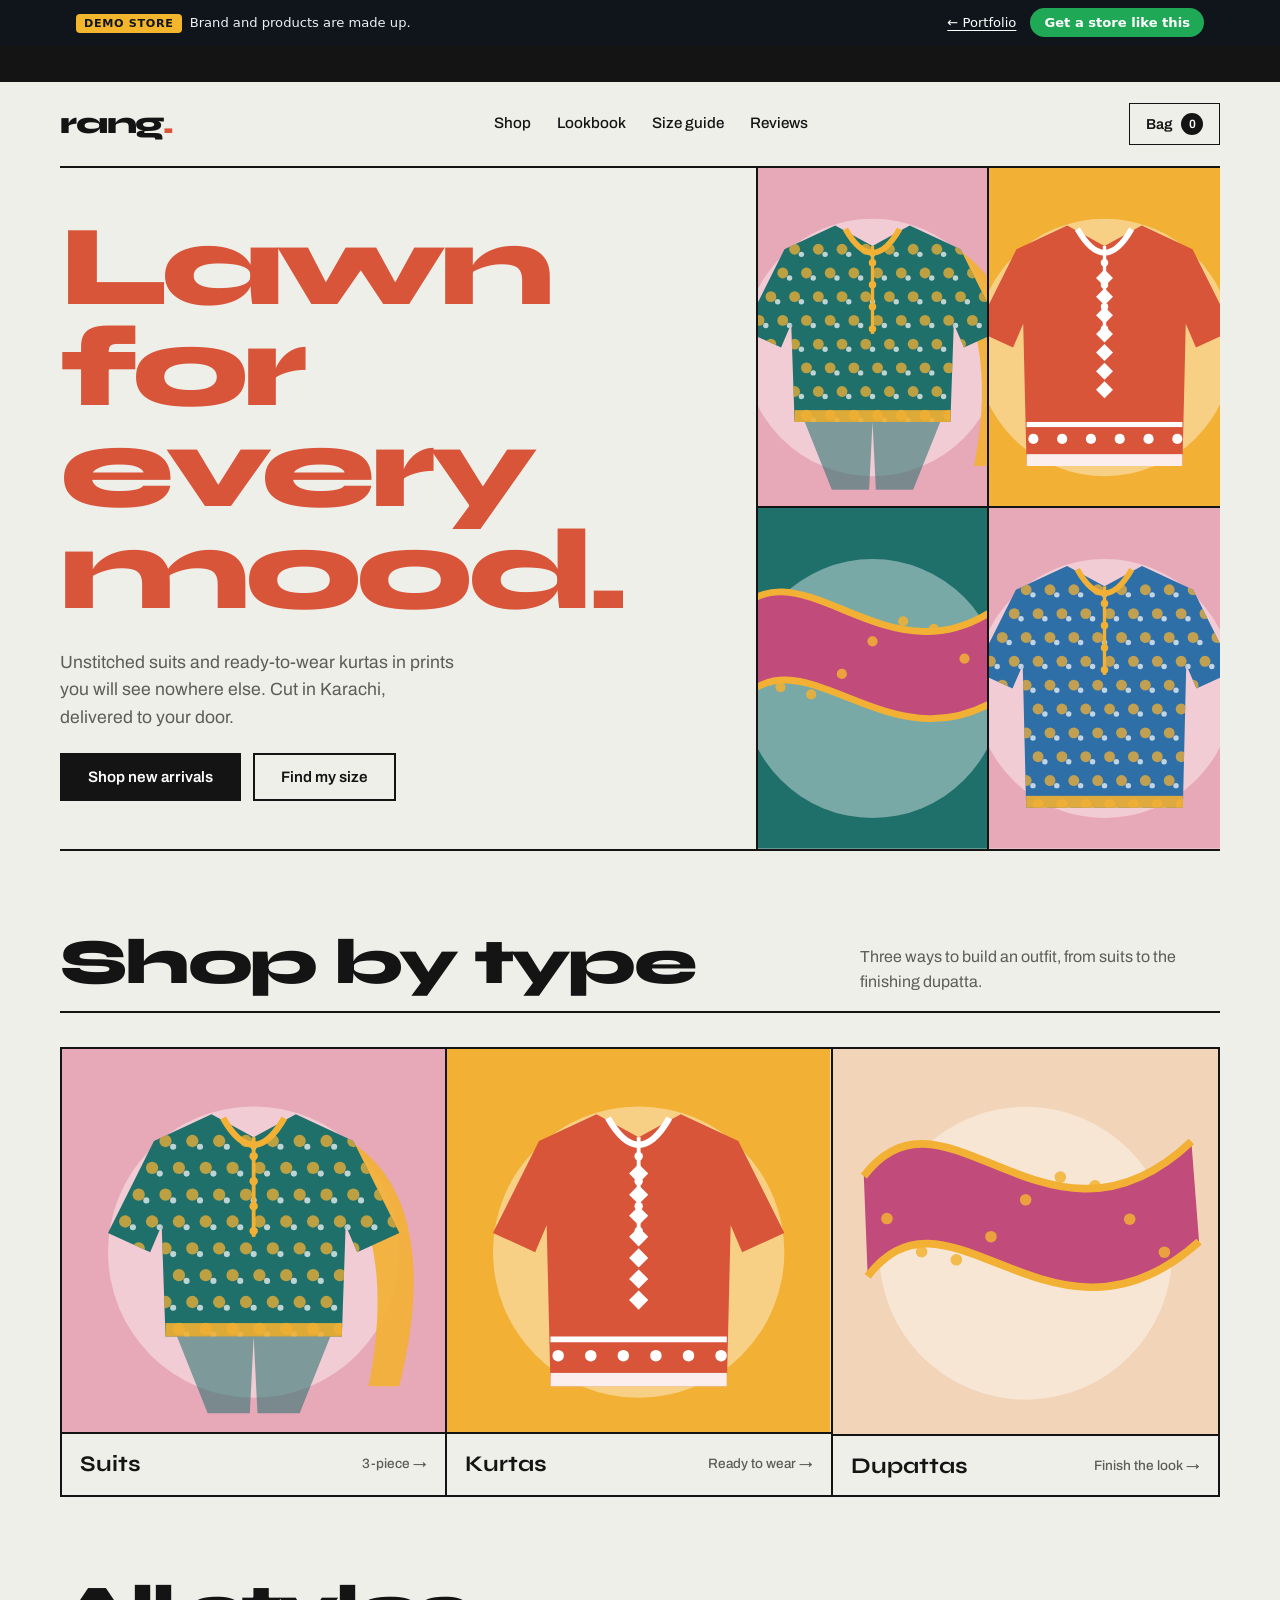
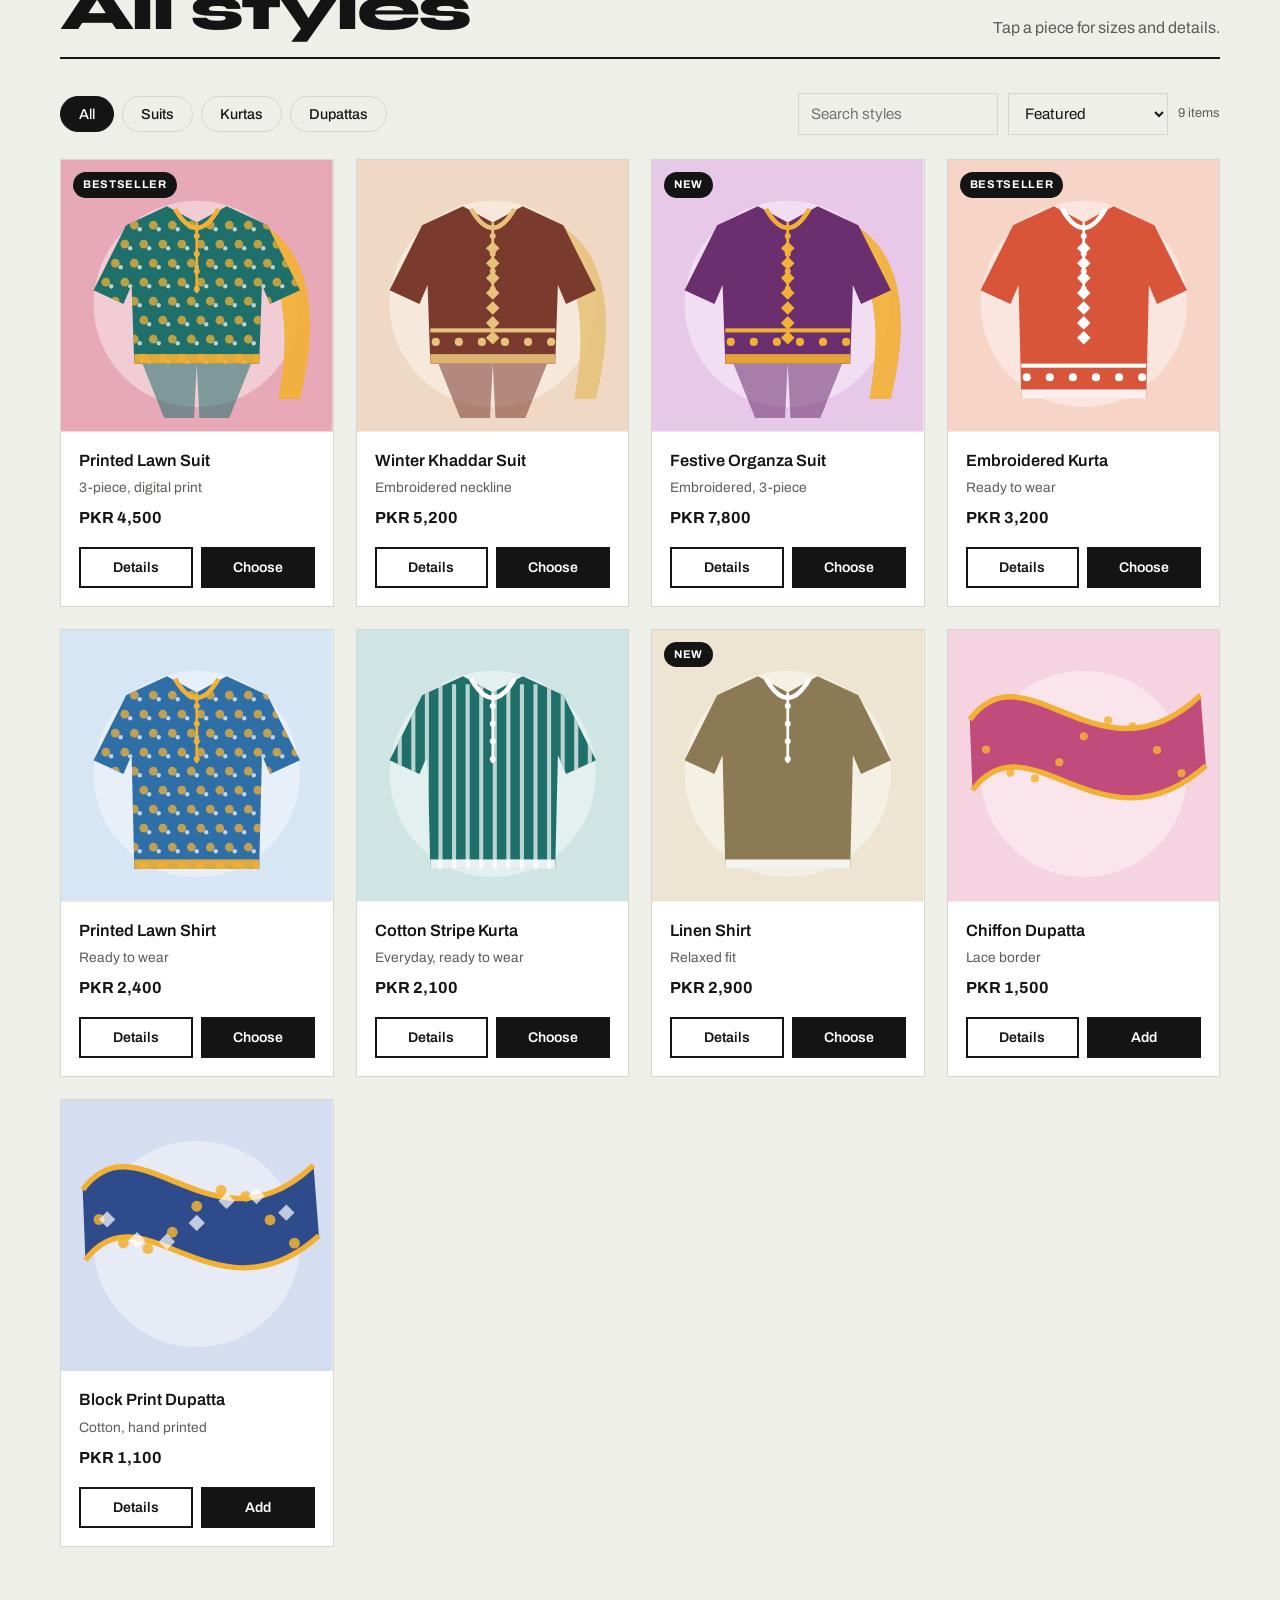
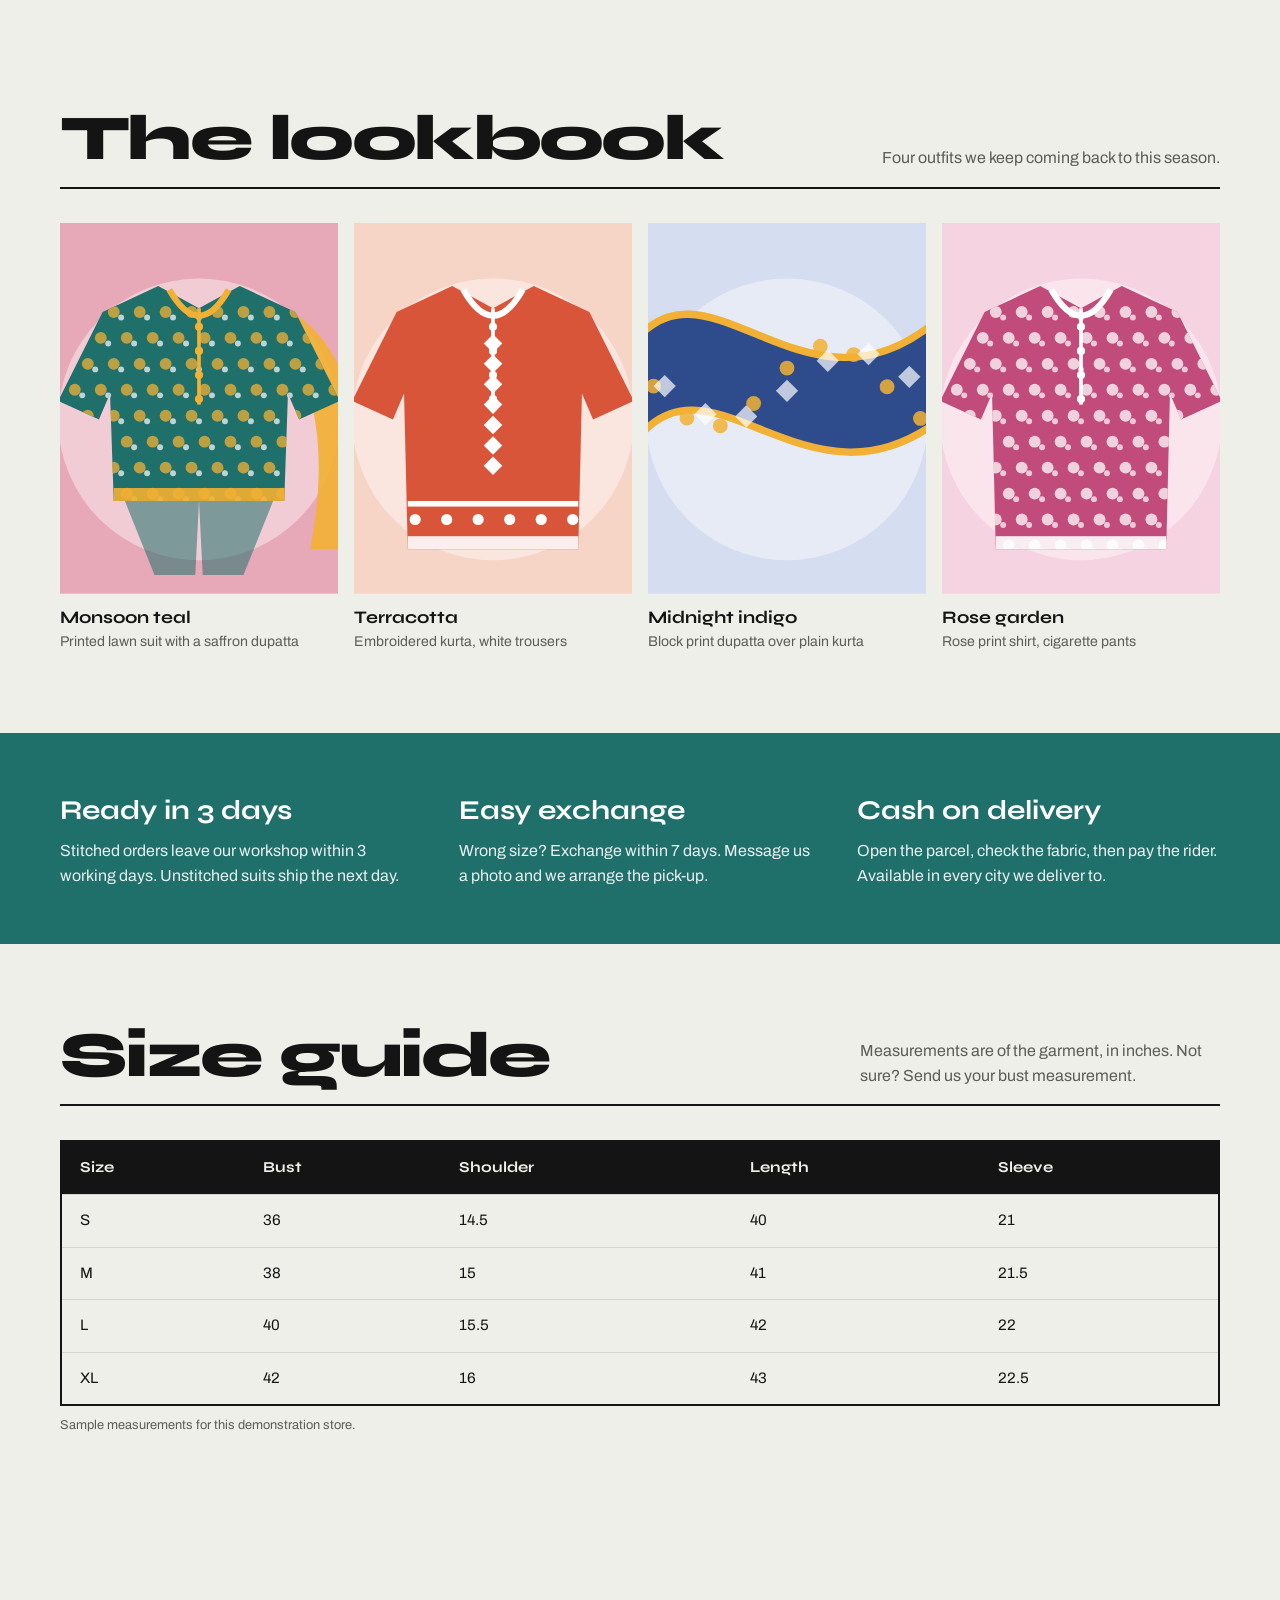
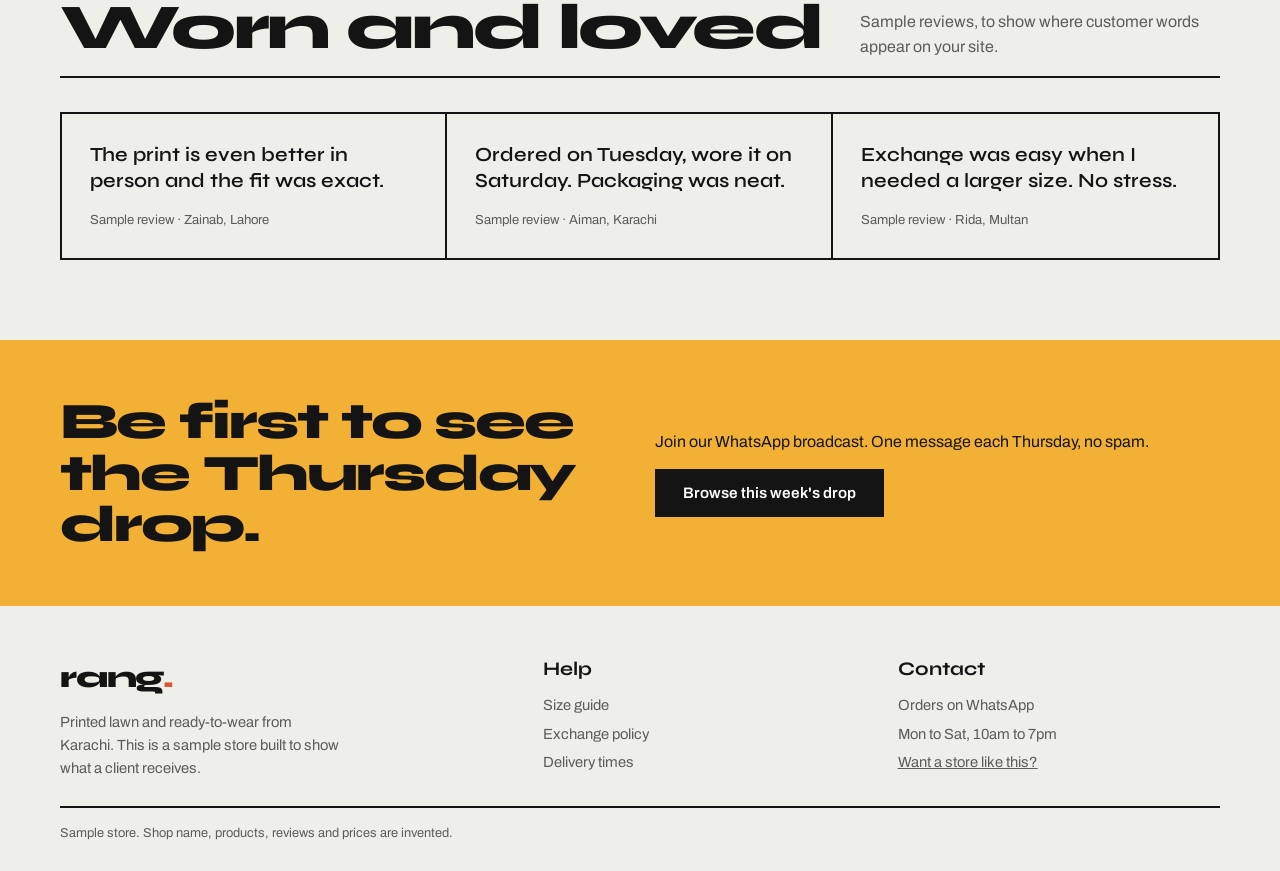
<file: rang-boutique.html>
<!doctype html>
<html lang="en">
<head>
<meta charset="utf-8">
<meta name="viewport" content="width=device-width, initial-scale=1, viewport-fit=cover">
<title>Rang Boutique | Demo store</title>
<meta name="description" content="Demo fashion store with sizes and a cart. Customers choose items and one complete order arrives on WhatsApp.">
<link rel="canonical" href="https://subash-portfolio.pages.dev/rang-boutique.html">
<meta property="og:type" content="website">
<meta property="og:site_name" content="Subash">
<meta property="og:title" content="Rang Boutique: demo fashion store">
<meta property="og:description" content="Try the cart: pick sizes, add items, send one complete order to WhatsApp.">
<meta property="og:url" content="https://subash-portfolio.pages.dev/rang-boutique.html">
<meta property="og:image" content="https://subash-portfolio.pages.dev/rang-boutique.jpg">
<meta property="og:image:secure_url" content="https://subash-portfolio.pages.dev/rang-boutique.jpg">
<meta property="og:image:type" content="image/jpeg">
<meta property="og:image:width" content="1200">
<meta property="og:image:height" content="600">
<meta property="og:image:alt" content="Rang Boutique: demo fashion store">
<meta name="twitter:card" content="summary_large_image">
<meta name="twitter:title" content="Rang Boutique: demo fashion store">
<meta name="twitter:description" content="Try the cart: pick sizes, add items, send one complete order to WhatsApp.">
<meta name="twitter:image" content="https://subash-portfolio.pages.dev/rang-boutique.jpg">
<link rel="icon" type="image/svg+xml" href="data:image/svg+xml,%3Csvg xmlns='http://www.w3.org/2000/svg' viewBox='0 0 64 64'%3E%3Crect width='64' height='64' rx='8' fill='%23141414'/%3E%3Ctext x='32' y='47' text-anchor='middle' font-family='Arial Black,Arial,sans-serif' font-size='44' font-weight='bold' fill='%23FFFFFF'%3ER%3C/text%3E%3Crect x='42' y='8' width='14' height='14' fill='%23FF5A3C'/%3E%3C/svg%3E">
<link rel="preconnect" href="https://fonts.googleapis.com">
<link rel="preconnect" href="https://fonts.gstatic.com" crossorigin>
<link rel="stylesheet" href="https://fonts.googleapis.com/css2?family=Archivo:wght@400;500;600;700&family=Syne:wght@600;700;800&display=swap">
<style>
/* Layout: editorial colour-block fashion site. Oversized type, a hero built from four colour panels, category blocks, lookbook strip, size guide table. */
:root{
  --bg:#EFEFEA;--surface:#FFFFFF;--ink:#141414;--muted:#5C5C58;--line:#D6D6CF;--accent:#141414;--on-accent:#FFFFFF;
  --c1:#1F6F6B;--c2:#F2B134;--c3:#E7A9B8;--c4:#D8553A;
  --radius:0px;--radius-btn:0px;--radius-in:0px;
  --font-display:"Syne","Arial Black",system-ui,sans-serif;--font-body:"Archivo","Segoe UI",system-ui,sans-serif;
}
@media(prefers-color-scheme:dark){:root:not([data-theme="light"]){--bg:#111111;--surface:#1B1B1A;--ink:#F2F2EE;--muted:#A5A5A0;--line:#31312F;--accent:#F2F2EE;--on-accent:#111111;color-scheme:dark}}
:root[data-theme="dark"]{--bg:#111111;--surface:#1B1B1A;--ink:#F2F2EE;--muted:#A5A5A0;--line:#31312F;--accent:#F2F2EE;--on-accent:#111111;color-scheme:dark}
*{box-sizing:border-box}
html{scroll-behavior:smooth}
body{margin:0;background:var(--bg);color:var(--ink);font-family:var(--font-body);font-size:16px;line-height:1.55;padding-block:0}
.pad{padding-left:max(16px,env(safe-area-inset-left,0px));padding-right:max(16px,env(safe-area-inset-right,0px))}
.wrap{max-width:1160px;margin:0 auto}
a{color:inherit}
button{font-family:inherit}
h1,h2,h3,h4,p{margin:0}
h1,h2,h3{font-family:var(--font-display);text-wrap:balance}
:focus-visible{outline:3px solid var(--accent);outline-offset:2px}
.btn{display:inline-flex;align-items:center;justify-content:center;gap:8px;padding:14px 26px;border-radius:var(--radius-btn);background:var(--accent);color:var(--on-accent);border:2px solid var(--accent);font:600 .95rem var(--font-body);cursor:pointer;text-decoration:none;transition:transform .15s,filter .15s;text-align:center}
.btn:hover{transform:translateY(-2px);filter:brightness(1.08)}
.btn.ghost{background:transparent;color:var(--ink);border-color:var(--ink)}
.btn[aria-disabled=true]{opacity:.45;pointer-events:none}
.cartbtn{position:relative;display:inline-flex;align-items:center;gap:8px;background:transparent;color:var(--ink);border:1.5px solid var(--ink);border-radius:var(--radius-btn);padding:9px 16px;font:600 .9rem var(--font-body);cursor:pointer}
.cartbtn .cartcount{background:var(--accent);color:var(--on-accent);border-radius:999px;min-width:22px;height:22px;display:inline-grid;place-items:center;font-size:.75rem;padding:0 6px}
.toolbar{display:flex;gap:14px;flex-wrap:wrap;align-items:center;justify-content:space-between;margin-bottom:24px}
.chips{display:flex;gap:8px;flex-wrap:wrap}
.chip{padding:9px 18px;border-radius:999px;border:1px solid var(--line);background:transparent;color:var(--ink);cursor:pointer;font-size:.9rem;font-weight:500}
.chip[aria-pressed=true]{background:var(--accent);color:var(--on-accent);border-color:var(--accent)}
.tools{display:flex;gap:10px;flex-wrap:wrap}
.tools input,.tools select,.field input,.field textarea,.field select{font:400 .95rem var(--font-body);padding:11px 12px;border:1px solid var(--line);border-radius:var(--radius-in);background:var(--bg);color:var(--ink);width:100%}
.tools input{width:200px;max-width:100%}.tools select{width:auto}
.grid{display:grid;grid-template-columns:repeat(auto-fill,minmax(235px,1fr));gap:22px}
.card{background:var(--surface);border:1px solid var(--line);border-radius:var(--radius);overflow:hidden;display:flex;flex-direction:column;min-width:0;transition:transform .2s,box-shadow .2s;position:relative}
.card:hover{transform:translateY(-4px);box-shadow:0 20px 38px -24px rgba(0,0,0,.55)}
.card .art{display:block;width:100%;aspect-ratio:1/1;border:0;padding:0;background:none;cursor:pointer;overflow:hidden}
.card .art svg{display:block;width:100%;height:100%;transition:transform .35s}
.card:hover .art svg{transform:scale(1.04)}
.card .tag{position:absolute;top:12px;left:12px;background:var(--accent);color:var(--on-accent);font-size:.7rem;font-weight:700;letter-spacing:.06em;text-transform:uppercase;padding:4px 10px;border-radius:999px}
.card .info{padding:16px 18px 18px;display:grid;gap:4px;flex:1;align-content:start}
.card .nm{font-weight:600;font-size:1.02rem}
.card .ds{color:var(--muted);font-size:.86rem}
.card .pr{font-weight:700;margin-top:4px}
.card .acts{display:flex;gap:8px;margin-top:12px}
.card .acts .btn{padding:11px 12px;font-size:.88rem;flex:1}
.noresult{grid-column:1/-1;padding:40px 0;color:var(--muted);text-align:center}
#backdrop{position:fixed;inset:0;background:rgba(0,0,0,.6);opacity:0;pointer-events:none;transition:opacity .2s;z-index:50}
#backdrop.open{opacity:1;pointer-events:auto}
#drawer{position:fixed;top:0;right:0;bottom:0;width:min(450px,100%);background:var(--surface);color:var(--ink);transform:translateX(105%);transition:transform .28s,visibility 0s linear .28s;z-index:60;display:flex;flex-direction:column;padding-top:env(safe-area-inset-top,0px);padding-bottom:env(safe-area-inset-bottom,0px);padding-right:env(safe-area-inset-right,0px);visibility:hidden}
#drawer.open{transform:none;visibility:visible;transition:transform .28s,visibility 0s;box-shadow:-20px 0 50px -20px rgba(0,0,0,.5)}
.dhead{display:flex;justify-content:space-between;align-items:center;padding:18px 22px;border-bottom:1px solid var(--line)}
.dhead h2{font-size:1.4rem}
.x{width:38px;height:38px;border-radius:50%;border:1px solid var(--line);background:transparent;color:var(--ink);font-size:1.3rem;line-height:1;cursor:pointer}
.dbody{flex:1;overflow:auto;padding:18px 22px;display:grid;gap:16px;align-content:start}
.ln{display:grid;grid-template-columns:64px 1fr auto;gap:12px;align-items:center}
.ln .th{width:64px;height:64px;border-radius:var(--radius-in);overflow:hidden}
.ln .th svg{width:100%;height:100%;display:block}
.ln .t{font-weight:600;font-size:.95rem}
.ln .o{color:var(--muted);font-size:.8rem}
.ln .pp{font-weight:700;font-size:.92rem;text-align:right}
.qty{display:inline-flex;align-items:center;gap:8px;margin-top:6px}
.qty button{width:28px;height:28px;border-radius:50%;border:1px solid var(--line);background:transparent;color:var(--ink);cursor:pointer;font-weight:700}
.rm{background:none;border:0;color:var(--muted);font-size:.78rem;cursor:pointer;text-decoration:underline;margin-top:4px;padding:0}
.emptycart{color:var(--muted);padding:20px 0}
.sums{border-top:1px solid var(--line);padding-top:12px;display:grid;gap:6px;font-size:.95rem}
.sums div{display:flex;justify-content:space-between}
.sums .tot{font-weight:700;font-size:1.1rem;border-top:1px solid var(--line);padding-top:8px;margin-top:4px}
#co{display:grid;gap:12px}
.field{display:grid;gap:4px}
.field label{font-size:.8rem;color:var(--muted)}
details.slipbox{border:1px dashed var(--line);border-radius:var(--radius-in);padding:10px 12px}
details.slipbox summary{cursor:pointer;font-size:.88rem;font-weight:600}
details.slipbox pre{margin:10px 0 0;white-space:pre-wrap;overflow-wrap:anywhere;font:.8rem/1.6 ui-monospace,Menlo,Consolas,monospace;color:var(--muted)}
.dfoot{padding:14px 22px 20px;border-top:1px solid var(--line);display:grid;gap:8px}
.hint{font-size:.8rem;color:var(--muted)}
#modal{position:fixed;inset:0;display:none;place-items:center;z-index:70;padding:16px}
#modal.open{display:grid}
.mbox{background:var(--surface);color:var(--ink);border-radius:var(--radius);max-width:880px;width:100%;max-height:92vh;overflow:auto;display:grid;grid-template-columns:1fr 1fr;position:relative}
.mbox .mart{aspect-ratio:1/1;max-width:100%}
.mbox .mart svg{display:block;width:100%;height:100%}
.mbox .mtxt{padding:30px 28px;display:grid;gap:14px;align-content:start;min-width:0}
.mbox h3{font-size:1.8rem;line-height:1.1}
.mbox .mp{font-size:1.4rem;font-weight:700}
.mbox .md{color:var(--muted)}
.mbox ul{margin:0;padding-left:18px;color:var(--muted);font-size:.92rem;display:grid;gap:4px}
.mbox .mx{position:absolute;top:12px;right:12px;background:var(--surface)}
.mq{display:flex;gap:12px;align-items:center}
@media(max-width:720px){.mbox{grid-template-columns:1fr}.mbox .mtxt{padding:22px 20px}}
#toast{position:fixed;left:50%;bottom:calc(22px + env(safe-area-inset-bottom,0px));transform:translate(-50%,20px);background:var(--ink);color:var(--bg);padding:11px 20px;border-radius:999px;opacity:0;transition:.25s;z-index:80;pointer-events:none;font-size:.92rem;max-width:90vw;text-align:center}
#toast.show{opacity:1;transform:translate(-50%,0)}
@media(prefers-reduced-motion:reduce){*{transition:none!important;scroll-behavior:auto!important}}
@media(max-width:640px){

.sec{padding-block:36px!important}
.grid{grid-template-columns:repeat(2,1fr);gap:12px}

.card .info{padding:10px 12px 12px}
.card .nm{font-size:.92rem}
.card .pr{font-size:.92rem}

.card .acts{margin-top:8px}
.card .acts .btn{padding:9px;font-size:.85rem}
.card .tag{top:8px;left:8px;font-size:.62rem;padding:3px 8px}
.toolbar{margin-bottom:16px;gap:10px}
.tools{width:100%}.tools input{flex:1;width:auto}.tools select{max-width:46%}
.chips{flex-wrap:nowrap;overflow-x:auto;max-width:100%;padding-bottom:4px}
.chip{white-space:nowrap;padding:8px 14px}
.cartbtn{padding:8px 12px}
}
/* ---- v2 additions ---- */
.demobar{background:#10151C;color:#EDEFF2;font:500 .82rem/1.3 system-ui,-apple-system,"Segoe UI",sans-serif}
.demobar .in{max-width:1160px;margin:0 auto;display:flex;gap:8px 16px;align-items:center;justify-content:space-between;padding:8px max(16px,env(safe-area-inset-right,0px)) 8px max(16px,env(safe-area-inset-left,0px))}
.demobar b{letter-spacing:.06em;text-transform:uppercase;font-size:.7rem;background:#F3B52C;color:#10151C;padding:3px 8px;border-radius:4px;margin-right:10px}
.demobar .r{display:flex;gap:14px;align-items:center}
.demobar a{color:#fff;text-underline-offset:3px;white-space:nowrap}
.demobar a.get{background:#1FA855;text-decoration:none;padding:6px 14px;border-radius:999px;font-weight:700}
.opts{display:flex;flex-wrap:wrap;gap:8px}
.opt{padding:9px 14px;border-radius:var(--radius-btn,999px);border:1.5px solid var(--line);background:transparent;color:var(--ink);cursor:pointer;font:600 .9rem var(--font-body);display:inline-flex;flex-direction:column;align-items:flex-start;line-height:1.25;text-align:left}
.opt small{font-weight:500;color:var(--muted);font-size:.74rem}
.opt[aria-checked=true]{border-color:var(--accent);background:var(--accent);color:var(--on-accent)}
.opt[aria-checked=true] small{color:inherit;opacity:.85}
.fl{font-size:.8rem;color:var(--muted);display:block;margin-bottom:6px}
.prog{font-size:.85rem;color:var(--muted);margin:0}
.prog b{color:var(--ink)}
.obar{display:none;position:fixed;left:0;right:0;bottom:0;z-index:40;align-items:center;justify-content:space-between;gap:12px;padding:14px max(16px,env(safe-area-inset-right,0px)) calc(14px + env(safe-area-inset-bottom,0px)) max(16px,env(safe-area-inset-left,0px));background:var(--accent);color:var(--on-accent);border:0;font:700 1rem var(--font-body);cursor:pointer;box-shadow:0 -10px 30px -12px rgba(0,0,0,.45)}
body.ov-open .obar{display:none!important}
.dfoot .btn.ghost{padding:11px}
@media(max-width:900px){.obar.on{display:flex}body.has-bar{padding-bottom:calc(74px + env(safe-area-inset-bottom,0px))}}
@media(max-width:720px){#modal{align-items:end;padding:0}.mbox{border-radius:var(--radius) var(--radius) 0 0;max-height:92vh}.mbox .mart{aspect-ratio:16/10;overflow:hidden}.mbox h3{font-size:1.5rem}.demobar{font-size:.78rem}.demobar b{margin-right:0}}

.ticker{background:var(--ink);color:var(--bg);font-size:.78rem;letter-spacing:.14em;text-transform:uppercase;padding:9px 0;overflow:hidden;white-space:nowrap}
.ticker span{display:inline-block;padding-left:100%;animation:tick 28s linear infinite}
@keyframes tick{to{transform:translateX(-100%)}}
.top{display:flex;justify-content:space-between;align-items:center;gap:16px;padding-block:18px;flex-wrap:wrap}
.logo{font-family:var(--font-display);font-weight:800;font-size:1.9rem;letter-spacing:-.04em}
.logo i{font-style:normal;color:var(--c4)}
.top nav{display:flex;gap:26px;font-weight:500;font-size:.95rem}
.top nav a{text-decoration:none}.top nav a:hover{text-decoration:underline;text-underline-offset:5px}
.hero{display:grid;grid-template-columns:1.2fr .8fr;gap:0;border-block:2px solid var(--ink)}
.hero .t{padding:48px 40px 48px 0;display:grid;align-content:space-between;gap:28px;min-width:0}
.hero h1{font-size:clamp(3rem,9vw,7.4rem);line-height:.88;font-weight:800;letter-spacing:-.05em}
.hero h1 span{color:var(--c4)}
.hero p{max-width:40ch;font-size:1.1rem;color:var(--muted)}
.hero .cta{display:flex;gap:12px;flex-wrap:wrap}
.panels{display:grid;grid-template-columns:1fr 1fr;grid-template-rows:1fr 1fr;min-width:0;border-left:2px solid var(--ink)}
.panels>div{display:grid;place-items:center;overflow:hidden;min-height:170px}
.panels svg{width:100%;height:100%;display:block}
.panels>div:nth-child(1){border-right:2px solid var(--ink);border-bottom:2px solid var(--ink)}
.panels>div:nth-child(2){border-bottom:2px solid var(--ink)}
.panels>div:nth-child(3){border-right:2px solid var(--ink)}
.sec{padding-block:80px}
.sh{display:flex;justify-content:space-between;align-items:end;gap:20px;flex-wrap:wrap;margin-bottom:34px;border-bottom:2px solid var(--ink);padding-bottom:16px}
.sh h2{font-size:clamp(2.2rem,5.4vw,4rem);font-weight:800;letter-spacing:-.04em;line-height:1}
.sh p{color:var(--muted);max-width:40ch}
.blocks{display:grid;grid-template-columns:repeat(3,1fr);gap:0;border:2px solid var(--ink)}
.blk{display:grid;grid-template-rows:auto 1fr;border:0;border-right:2px solid var(--ink);background:none;color:var(--ink);cursor:pointer;text-align:left;padding:0}
.blk:last-child{border-right:0}
.blk .a{aspect-ratio:1/1;overflow:hidden}.blk .a svg{width:100%;height:100%;display:block;transition:transform .5s}
.blk:hover .a svg{transform:scale(1.07)}
.blk .l{padding:16px 18px;border-top:2px solid var(--ink);display:flex;justify-content:space-between;align-items:center;font-family:var(--font-display);font-weight:700;font-size:1.4rem;background:var(--bg)}
.blk .l span{font-family:var(--font-body);font-size:.85rem;font-weight:500;color:var(--muted)}
.look{display:grid;grid-template-columns:repeat(4,1fr);gap:16px}
.look figure{margin:0;display:grid;gap:10px}
.look .p{aspect-ratio:3/4;overflow:hidden}.look .p svg{width:100%;height:100%;display:block}
.look figcaption{font-size:.88rem;color:var(--muted)}
.look b{display:block;color:var(--ink);font-family:var(--font-display);font-size:1.1rem}
.band{background:var(--c1);color:#fff}
.band .wrap{display:grid;grid-template-columns:repeat(3,1fr);gap:36px;padding-block:56px}
.band h3{font-family:var(--font-display);font-size:1.7rem;font-weight:700;margin-bottom:8px}
.band p{opacity:.9}
.size{overflow-x:auto;border:2px solid var(--ink)}
.size table{border-collapse:collapse;width:100%;min-width:520px;font-size:.95rem}
.size th,.size td{padding:14px 18px;text-align:left;border-bottom:1px solid var(--line)}
.size th{font-family:var(--font-display);background:var(--ink);color:var(--bg)}
.size tr:last-child td{border-bottom:0}
.rev{display:grid;grid-template-columns:repeat(3,1fr);gap:0;border:2px solid var(--ink)}
.rev figure{margin:0;padding:28px;border-right:2px solid var(--ink)}.rev figure:last-child{border-right:0}
.rev blockquote{margin:0 0 16px;font-family:var(--font-display);font-size:1.25rem;line-height:1.3;font-weight:600}
.rev figcaption{font-size:.82rem;color:var(--muted)}
.news{background:var(--c2);color:#141414}
.news .wrap{display:grid;grid-template-columns:1fr 1fr;gap:30px;align-items:center;padding-block:56px}
.news h2{font-size:clamp(2rem,4.6vw,3.2rem);font-weight:800;letter-spacing:-.04em;line-height:1}
.news .btn{background:#141414;color:#fff;border-color:#141414}
footer{padding-block:48px 28px;font-size:.92rem}
footer .g{display:grid;grid-template-columns:1.4fr 1fr 1fr;gap:32px;margin-bottom:26px}
footer h4{font-family:var(--font-display);font-size:1.2rem;margin-bottom:10px}
footer ul{list-style:none;padding:0;margin:0;display:grid;gap:6px;color:var(--muted)}
footer .tiny{border-top:2px solid var(--ink);padding-top:16px;font-size:.8rem;color:var(--muted)}
@media(max-width:900px){.hero{grid-template-columns:1fr}.hero .t{padding:36px 0}.panels{border-left:0;border-top:2px solid var(--ink)}.blocks{grid-template-columns:1fr}.blk{border-right:0;border-bottom:2px solid var(--ink)}.blk:last-child{border-bottom:0}.look{grid-template-columns:repeat(2,1fr)}.band .wrap,.rev,.news .wrap,footer .g{grid-template-columns:1fr}.rev figure{border-right:0;border-bottom:2px solid var(--ink)}.rev figure:last-child{border-bottom:0}}
/*MOBILE*/@media(max-width:640px){.hero .t{padding:26px 0;gap:18px}.hero h1{font-size:3.1rem}.panels>div{min-height:130px}.blocks{grid-template-columns:repeat(3,1fr)}.blk{border-right:2px solid var(--ink)!important;border-bottom:0!important}.blk:last-child{border-right:0!important}.blk .l{font-size:.85rem;padding:10px 8px;display:block}.sh{margin-bottom:20px;padding-bottom:10px}.sh h2{font-size:2rem}footer{padding-block:22px}.top{padding-block:12px}.logo{font-size:1.5rem}}
</style>
<script>(function(d){if(window.matchMedia&&matchMedia("(prefers-reduced-motion: reduce)").matches)return;d.classList.add("mo");setTimeout(function(){if(!window.__mo)d.classList.remove("mo")},5000)})(document.documentElement)</script>
<link rel="stylesheet" href="motion.css">
<style id="motion-theme">

/* ---- mobile parity: everything on the laptop view is also on the phone ---- */
.demobar .in{flex-wrap:wrap}
.demobar b{margin-right:8px!important}
@media(max-width:900px){
  .top nav{display:flex!important;order:3;grid-column:1/-1;width:100%;gap:20px;overflow-x:auto;white-space:nowrap;scrollbar-width:none;padding:2px 0 6px}
  .top nav::-webkit-scrollbar{display:none}
  html.mo header.mo-sticky .top nav{transition:max-height .35s var(--mo-ease),opacity .25s,padding .35s}
  html.mo header.mo-sticky.stuck .top nav{max-height:0;opacity:0;padding:0;overflow:hidden;pointer-events:none}
}
@media(max-width:640px){
  .card .acts{flex-direction:column;gap:8px}
  .card .ds{display:block;font-size:.8rem}
  .tools #rcount{display:block;flex-basis:100%}
  .tools{flex-wrap:wrap}
}


:root{--mo-accent:var(--c4);--mo-glow:rgba(255,255,255,.14)}
html.mo .logo i{display:inline-block;animation:mo-pop .8s var(--mo-pop) .3s backwards}
html.mo .hero h1 span .wi{color:var(--c4)}
/* four colour panels wipe in one after another, then drift */
html.mo .panels.is-in>div{animation:mo-wipe 1s var(--mo-ease) backwards}
html.mo .panels.is-in>div:nth-child(1){animation-delay:.2s}
html.mo .panels.is-in>div:nth-child(2){animation-delay:.35s}
html.mo .panels.is-in>div:nth-child(3){animation-delay:.5s}
html.mo .panels.is-in>div:nth-child(4){animation-delay:.65s}
html.mo .panels.is-in>div svg{animation:mo-kb 15s ease-in-out 1.6s infinite alternate}
html.mo .panels.is-in>div:nth-child(2) svg{animation-duration:18s}
html.mo .panels.is-in>div:nth-child(3) svg{animation-duration:13s}
html.mo .panels.is-in>div:nth-child(4) svg{animation-duration:16s}
@keyframes mo-wipe{from{clip-path:inset(0 0 0 100%)}to{clip-path:inset(0 0 0 0)}}
/* category blocks fill with ink on hover */
html.mo .blk .l{position:relative;z-index:0;overflow:hidden;transition:color .35s}
html.mo .blk .l::before{content:"";position:absolute;inset:0;z-index:-1;background:var(--ink);transform:scaleY(0);transform-origin:50% 100%;transition:transform .45s var(--mo-ease)}
html.mo .blk:hover .l,html.mo .blk:focus-visible .l{color:var(--bg)}
html.mo .blk:hover .l::before,html.mo .blk:focus-visible .l::before{transform:scaleY(1)}
html.mo .blk:hover .l span{color:var(--bg);opacity:.8}
/* hard-shadow card lift to match the colour-block look */
html.mo .card:hover{transform:translate(-4px,-4px);box-shadow:6px 6px 0 var(--ink);border-color:var(--ink)}
html.mo .look .p svg{transition:transform .6s var(--mo-ease)}
html.mo .look figure:hover .p svg{transform:scale(1.06)}
html.mo .ticker:hover span{animation-play-state:paused}

</style>
</head>
<body>
<div class="demobar"><div class="in"><span><b>Demo store</b><span class="hide-m">Brand and products are made up.</span></span><span class="r"><a href="index.html">&larr; Portfolio</a><a class="get" href="https://wa.me/923293997234?text=Assalam%20o%20Alaikum%20Subash%2C%20I%20saw%20your%20demo%20store.%20I%20want%20an%20order-ready%20store." target="_blank" rel="noopener">Get a store like this</a></span></div></div>
<div class="ticker" aria-hidden="true"><span>New lawn every Thursday &nbsp;&middot;&nbsp; Free delivery above PKR 8,000 &nbsp;&middot;&nbsp; Cash on delivery all over Pakistan &nbsp;&middot;&nbsp; Size help on WhatsApp</span></div>
<header class="pad mo-sticky"><div class="wrap top">
  <div class="logo">rang<i>.</i></div>
  <nav aria-label="Main"><a href="#shop">Shop</a><a href="#lookbook">Lookbook</a><a href="#sizes">Size guide</a><a href="#reviews">Reviews</a></nav>
  <button class="cartbtn" type="button" data-cart-open>Bag <span class="cartcount">0</span></button>
</div></header>

<div class="pad"><div class="wrap hero">
  <div class="t">
    <h1 data-split style="--d:.1s">Lawn for <span>every</span> mood.</h1>
    <div data-rv style="--d:.55s"><p class="hide-m">Unstitched suits and ready-to-wear kurtas in prints you will see nowhere else. Cut in Karachi, delivered to your door.</p>
    <div class="cta" style="margin-top:22px"><a class="btn" href="#shop">Shop new arrivals</a><a class="btn ghost hide-m" href="#sizes">Find my size</a></div></div>
  </div>
  <div class="panels" id="panels" aria-hidden="true" data-rv="fade" style="--d:.1s"><div></div><div></div><div></div><div></div></div>
</div></div>

<section class="sec pad"><div class="wrap">
  <div class="sh"><h2 data-split>Shop by type</h2><p data-rv style="--d:.25s">Three ways to build an outfit, from suits to the finishing dupatta.</p></div>
  <div class="blocks" id="blocks" data-rv-group="up"></div>
</div></section>

<section class="sec pad" id="shop" style="padding-top:0"><div class="wrap">
  <div class="sh"><h2 data-split>All styles</h2><p data-rv style="--d:.25s">Tap a piece for sizes and details.</p></div>
  <div class="toolbar">
    <div class="chips" id="cats" role="group" aria-label="Categories"></div>
    <div class="tools"><input id="q" type="search" placeholder="Search styles" aria-label="Search"><select id="sort" aria-label="Sort"><option value="featured">Featured</option><option value="low">Price: low to high</option><option value="high">Price: high to low</option><option value="name">Name</option></select><span id="rcount" class="hint" style="align-self:center"></span></div>
  </div>
  <div class="grid" id="grid" data-rv-live></div>
</div></section>

<section class="sec pad hide-m" id="lookbook"><div class="wrap">
  <div class="sh"><h2 data-split>The lookbook</h2><p data-rv style="--d:.25s">Four outfits we keep coming back to this season.</p></div>
  <div class="look" id="look" data-rv-group="clip"></div>
</div></section>

<div class="band pad hide-m"><div class="wrap" data-rv-group>
  <div><h3>Ready in 3 days</h3><p>Stitched orders leave our workshop within 3 working days. Unstitched suits ship the next day.</p></div>
  <div><h3>Easy exchange</h3><p>Wrong size? Exchange within 7 days. Message us a photo and we arrange the pick-up.</p></div>
  <div><h3>Cash on delivery</h3><p>Open the parcel, check the fabric, then pay the rider. Available in every city we deliver to.</p></div>
</div></div>

<section class="sec pad hide-m" id="sizes"><div class="wrap">
  <div class="sh"><h2 data-split>Size guide</h2><p data-rv style="--d:.25s">Measurements are of the garment, in inches. Not sure? Send us your bust measurement.</p></div>
  <div class="size"><table><thead><tr><th>Size</th><th>Bust</th><th>Shoulder</th><th>Length</th><th>Sleeve</th></tr></thead><tbody data-rv-group="left">
    <tr><td>S</td><td>36</td><td>14.5</td><td>40</td><td>21</td></tr>
    <tr><td>M</td><td>38</td><td>15</td><td>41</td><td>21.5</td></tr>
    <tr><td>L</td><td>40</td><td>15.5</td><td>42</td><td>22</td></tr>
    <tr><td>XL</td><td>42</td><td>16</td><td>43</td><td>22.5</td></tr>
  </tbody></table></div>
  <p class="hint" style="margin-top:10px">Sample measurements for this demonstration store.</p>
</div></section>

<section class="sec pad hide-m" id="reviews"><div class="wrap">
  <div class="sh"><h2 data-split>Worn and loved</h2><p data-rv style="--d:.25s">Sample reviews, to show where customer words appear on your site.</p></div>
  <div class="rev" data-rv-group>
    <figure><blockquote>The print is even better in person and the fit was exact.</blockquote><figcaption>Sample review &middot; Zainab, Lahore</figcaption></figure>
    <figure><blockquote>Ordered on Tuesday, wore it on Saturday. Packaging was neat.</blockquote><figcaption>Sample review &middot; Aiman, Karachi</figcaption></figure>
    <figure><blockquote>Exchange was easy when I needed a larger size. No stress.</blockquote><figcaption>Sample review &middot; Rida, Multan</figcaption></figure>
  </div>
</div></section>

<div class="news pad hide-m"><div class="wrap">
  <h2 data-split>Be first to see the Thursday drop.</h2>
  <div><p style="margin-bottom:14px">Join our WhatsApp broadcast. One message each Thursday, no spam.</p><a class="btn" href="#shop">Browse this week's drop</a></div>
</div></div>

<footer class="pad"><div class="wrap">
  <div class="g hide-m">
    <div><div class="logo">rang<i>.</i></div><p style="margin-top:10px;color:var(--muted);max-width:36ch">Printed lawn and ready-to-wear from Karachi. This is a sample store built to show what a client receives.</p></div>
    <div><h4>Help</h4><ul><li>Size guide</li><li>Exchange policy</li><li>Delivery times</li></ul></div>
    <div><h4>Contact</h4><ul><li>Orders on WhatsApp</li><li>Mon to Sat, 10am to 7pm</li><li><a href="index.html">Want a store like this?</a></li></ul></div>
  </div>
  <p class="tiny">Sample store. Shop name, products, reviews and prices are invented.</p>
</div></footer>

<script>
var SHOP = {
  name: "Rang Boutique", pre: "RB", cur: "PKR", wa: "923293997234", sheet: "https://script.google.com/macros/s/AKfycby6vAV6O2NiDX8mYR0F7gRGP2HXCmG4rAVfvkrf_P-CS829QAtrC0KEpXza76Aw2Wt7/exec", /* paste your Google Apps Script web app URL between the quotes */ freeOver: 8000, fee: 250,
  cats: ["All", "Suits", "Kurtas", "Dupattas"],
  fields: [],
  products: [
    { id: "c1", n: "Printed Lawn Suit", d: "3-piece, digital print", p: 4500, cat: "Suits", tag: "Bestseller", art: { k: "suit", c: ["#1F6F6B", "#F2B134", "#E7A9B8", "print"] }, long: "A three-piece lawn suit with a digital floral print on the shirt, plain trouser and a printed dupatta.", points: ["Shirt 2.5 m, trouser 2.5 m, dupatta 2.5 m", "Pure lawn, soft and breathable", "Colour-fast print"], opts: [{ key: "style", label: "Style", type: "select", choices: [{ v: "Unstitched" }, { v: "Stitched to size", extra: 1500 }] }] },
    { id: "c2", n: "Winter Khaddar Suit", d: "Embroidered neckline", p: 5200, cat: "Suits", art: { k: "suit", c: ["#7A3B2E", "#E7C27A", "#F0D9C4", "embroid"] }, long: "A warm khaddar suit with thread embroidery at the neckline and sleeves.", points: ["Shirt and trouser, 2.5 m each", "Brushed khaddar for winter", "Embroidered neck and sleeve"], opts: [{ key: "style", label: "Style", type: "select", choices: [{ v: "Unstitched" }, { v: "Stitched to size", extra: 1500 }] }] },
    { id: "c3", n: "Festive Organza Suit", d: "Embroidered, 3-piece", p: 7800, cat: "Suits", tag: "New", art: { k: "suit", c: ["#6B2E6E", "#F2B134", "#E8C8E8", "embroid"] }, long: "A festive organza shirt with heavy embroidery, silk trouser and a net dupatta.", points: ["Three-piece", "Embroidered organza shirt", "Suitable for weddings and Eid"], opts: [{ key: "style", label: "Style", type: "select", choices: [{ v: "Unstitched" }, { v: "Stitched to size", extra: 2000 }] }] },
    { id: "c4", n: "Embroidered Kurta", d: "Ready to wear", p: 3200, cat: "Kurtas", tag: "Bestseller", art: { k: "kurta", c: ["#D8553A", "#FFFFFF", "#F6D5C7", "embroid"] }, long: "A straight-cut kurta in cotton with white thread embroidery down the front.", points: ["Straight cut, side slits", "Cotton, machine washable", "Model is 5'6 wearing M"], opts: [{ key: "size", label: "Size", type: "select", choices: [{ v: "S" }, { v: "M" }, { v: "L" }, { v: "XL" }] }] },
    { id: "c5", n: "Printed Lawn Shirt", d: "Ready to wear", p: 2400, cat: "Kurtas", art: { k: "kurta", c: ["#2E6FA8", "#F2B134", "#D6E6F4", "print"] }, long: "A ready-to-wear lawn shirt in a bold geometric print. Pairs with plain trousers.", points: ["Ready to wear", "Pure lawn", "Machine washable"], opts: [{ key: "size", label: "Size", type: "select", choices: [{ v: "S" }, { v: "M" }, { v: "L" }, { v: "XL" }] }] },
    { id: "c6", n: "Cotton Stripe Kurta", d: "Everyday, ready to wear", p: 2100, cat: "Kurtas", art: { k: "kurta", c: ["#1F6F6B", "#FFFFFF", "#CFE5E3", "stripe"] }, long: "A simple striped cotton kurta for everyday wear, easy to style and easy to wash.", points: ["Cotton", "Straight cut", "Everyday wear"], opts: [{ key: "size", label: "Size", type: "select", choices: [{ v: "S" }, { v: "M" }, { v: "L" }, { v: "XL" }] }] },
    { id: "c7", n: "Linen Shirt", d: "Relaxed fit", p: 2900, cat: "Kurtas", tag: "New", art: { k: "kurta", c: ["#8C7A55", "#FFFFFF", "#EDE5D2", "plain"] }, long: "A relaxed linen shirt that softens with every wash. Works with jeans or trousers.", points: ["Linen blend", "Relaxed fit", "Machine washable"], opts: [{ key: "size", label: "Size", type: "select", choices: [{ v: "S" }, { v: "M" }, { v: "L" }, { v: "XL" }] }] },
    { id: "c8", n: "Chiffon Dupatta", d: "Lace border", p: 1500, cat: "Dupattas", art: { k: "dupatta", c: ["#C14B7B", "#F2B134", "#F6D3E1", "lace"] }, long: "A light chiffon dupatta with a lace border, 2.5 metres long.", points: ["Chiffon, 2.5 m", "Lace border", "Hand wash"] },
    { id: "c9", n: "Block Print Dupatta", d: "Cotton, hand printed", p: 1100, cat: "Dupattas", art: { k: "dupatta", c: ["#2E4C8C", "#F2B134", "#D5DDF0", "block"] }, long: "A cotton dupatta with a hand block print in indigo and gold.", points: ["Cotton, 2.5 m", "Hand block print", "Machine wash cold"] }
  ]
};

var ART = (function () {
  function wrap(inner, label, bg) {
    return '<svg viewBox="0 0 200 200" role="img" aria-label="' + label + '" xmlns="http://www.w3.org/2000/svg" preserveAspectRatio="xMidYMid slice"><rect width="200" height="200" fill="' + bg + '"/><circle cx="100" cy="106" r="76" fill="#fff" opacity=".4"/>' + inner + "</svg>";
  }
  function pat(kind, acc, x0, y0, x1, y1) {
    var o = "", x, y, i;
    if (kind === "print") { for (y = y0 + 8; y < y1; y += 14) for (x = x0 + 6 + ((y / 14) % 2) * 7; x < x1; x += 14) o += '<circle cx="' + x + '" cy="' + y + '" r="3.2" fill="' + acc + '" opacity=".75"/><circle cx="' + (x + 4) + '" cy="' + (y + 3) + '" r="1.6" fill="#fff" opacity=".7"/>'; }
    else if (kind === "stripe") { for (x = x0 + 6; x < x1; x += 10) o += '<rect x="' + x + '" y="' + y0 + '" width="3" height="' + (y1 - y0) + '" fill="' + acc + '" opacity=".7"/>'; }
    else if (kind === "embroid") { for (i = 0; i < 7; i++) o += '<path d="M100 ' + (60 + i * 11) + ' l-5 5 l5 5 l5 -5 z" fill="' + acc + '"/>'; }
    else if (kind === "block") { for (y = y0 + 12; y < y1; y += 22) for (x = x0 + 10 + ((y / 22) % 2) * 11; x < x1; x += 22) o += '<path d="M' + x + " " + (y - 6) + ' l6 6 l-6 6 l-6 -6 z" fill="' + acc + '" opacity=".85"/>'; }
    return o;
  }
  function kurta(c, label, short) {
    var main = c[0], acc = c[1], bg = c[2], pt = c[3], L = short ? 150 : 176;
    var body = '<path d="M78 34 L100 46 L122 34 L152 48 L176 96 L154 106 L148 92 L146 ' + L + ' L54 ' + L + ' L52 92 L46 106 L24 96 L48 48 Z" fill="' + main + '"/>';
    var clip = '<clipPath id="k' + c.join("").replace(/[^a-z0-9]/gi, "") + '"><path d="M78 34 L100 46 L122 34 L152 48 L176 96 L154 106 L148 92 L146 ' + L + ' L54 ' + L + ' L52 92 L46 106 L24 96 L48 48 Z"/></clipPath>';
    var id = "k" + c.join("").replace(/[^a-z0-9]/gi, "");
    var p = '<g clip-path="url(#' + id + ')">' + pat(pt === "embroid" ? "none" : pt, acc, 24, 40, 176, L) + "</g>";
    var neck = '<path d="M84 36 Q100 64 116 36" fill="none" stroke="' + acc + '" stroke-width="3.4"/><path d="M100 46 L100 98" stroke="' + acc + '" stroke-width="2"/>';
    for (var i = 0; i < 4; i++) neck += '<circle cx="100" cy="' + (56 + i * 13) + '" r="2.2" fill="' + acc + '"/>';
    var em = "";
    if (pt === "embroid") { em = pat("embroid", acc, 0, 0, 0, 0); for (var k = 0; k < 6; k++) em += '<circle cx="' + (58 + k * 17) + '" cy="' + (L - 16) + '" r="3" fill="' + acc + '"/>'; em += '<rect x="54" y="' + (L - 26) + '" width="92" height="3" fill="' + acc + '"/>'; }
    var hem = '<rect x="54" y="' + (L - 7) + '" width="92" height="7" fill="' + acc + '" opacity=".9"/>';
    return wrap('<defs>' + clip + "</defs>" + body + p + neck + em + hem, label, bg);
  }
  var A = {};
  A.kurta = function (c, l) { return kurta(c, l, false); };
  A.suit = function (c, l) {
    var main = c[0], acc = c[1], bg = c[2], d = '<path d="M150 48 C186 70 190 120 176 176 L160 176 C170 124 164 84 140 58 Z" fill="' + acc + '" opacity=".9"/><path d="M60 150 L76 190 L98 190 L100 150 Z M100 150 L102 190 L124 190 L140 150 Z" fill="' + main + '" opacity=".55"/>';
    return kurta(c, l, true).replace(/(<rect width="200" height="200"[^>]*\/><circle[^>]*\/>)/, "$1" + d);
  };
  A.dupatta = function (c, l) {
    var main = c[0], acc = c[1], bg = c[2], pt = c[3];
    var shape = "M16 66 C58 10 112 118 186 48 L190 100 C114 168 60 62 18 118 Z";
    var o = '<path d="' + shape + '" fill="' + main + '"/>';
    o += '<path d="M16 66 C58 10 112 118 186 48" fill="none" stroke="' + acc + '" stroke-width="4"/><path d="M18 118 C60 62 114 168 190 100" fill="none" stroke="' + acc + '" stroke-width="4"/>';
    for (var i = 0; i < 9; i++) { var x = 28 + i * 18; o += '<circle cx="' + x + '" cy="' + (88 + Math.sin(i * 0.9) * 22) + '" r="' + (pt === "lace" ? 3 : 4) + '" fill="' + acc + '" opacity=".85"/>'; }
    if (pt === "block") for (var j = 0; j < 7; j++) { var xx = 34 + j * 22; o += '<path d="M' + xx + " " + (82 + Math.sin(j) * 18) + ' l6 6 l-6 6 l-6 -6 z" fill="#fff" opacity=".7"/>'; }
    return wrap(o, l, bg);
  };
  return A;
})();
</script>
<script>(function () {
  var S = window.SHOP, ART = window.ART;
  var state = { cat: "All", q: "", sort: "featured", cart: [], cur: null, opts: {}, qty: 1 };
  var ref = (S.pre || "OR") + "-" + Math.floor(1000 + Math.random() * 9000);
  var $ = function (s, r) { return (r || document).querySelector(s); };
  function money(n) { return S.cur + " " + String(Math.round(n)).replace(/\B(?=(\d{3})+(?!\d))/g, ","); }
  function esc(s) { return String(s).replace(/[&<>"]/g, function (c) { return { "&": "&amp;", "<": "&lt;", ">": "&gt;", '"': "&quot;" }[c]; }); }
  function byId(id) { for (var i = 0; i < S.products.length; i++) if (S.products[i].id === id) return S.products[i]; }
  function unit(p, o) {
    var t = p.p;
    (p.opts || []).forEach(function (op) {
      if (op.type === "select") { var ch = op.choices.filter(function (c) { return c.v === o[op.key]; })[0]; if (ch && ch.extra) t += ch.extra; }
    });
    return t;
  }
  function defOpts(p) { var r = {}; (p.opts || []).forEach(function (op) { r[op.key] = op.type === "select" ? op.choices[0].v : ""; }); return r; }
  function art(p) { return ART[p.art.k](p.art.c, p.n); }
  function needsPick(p) { return (p.opts || []).some(function (op) { return !op.quiet; }); }
  function optText(p, o) {
    var out = [];
    (p.opts || []).forEach(function (op) {
      var v = o[op.key]; if (!v) return;
      if (op.type === "select") { if (op.quiet && v === op.choices[0].v) return; out.push(v); }
      else out.push((op.short || op.label) + ": " + v);
    });
    return out.join(", ");
  }

  var base = [
    { id: "name", label: "Full name", ml: "Name", type: "text", ph: "Ayesha Khan", req: true, ac: "name" },
    { id: "phone", label: "Mobile number", ml: "Phone", type: "tel", ph: "0300 1234567", req: true, ac: "tel" },
    { id: "city", label: "City", ml: "City", type: "text", ph: "Lahore", req: true, ac: "address-level2" },
    { id: "addr", label: "Full address", ml: "Address", type: "textarea", ph: "House, street, area", req: true, ac: "street-address" }
  ];
  var tail = [{ id: "note", label: S.noteLabel || "Note for the seller (optional)", ml: "Note", type: "text", ph: "" }];
  var pay = { id: "pay", label: "Payment", type: "select", pay: true, choices: ["Cash on delivery", "Bank transfer", "Easypaisa / JazzCash"] };
  var allFields = base.concat(S.fields || []).concat(tail).concat([pay]);
  var fieldsHtml = "";
  allFields.forEach(function (f) {
    var inp, ac = f.ac ? ' autocomplete="' + f.ac + '"' : ' autocomplete="off"';
    if (f.type === "textarea") inp = '<textarea id="f_' + f.id + '" rows="2"' + ac + ' placeholder="' + esc(f.ph || "") + '"></textarea>';
    else if (f.type === "select") inp = '<select id="f_' + f.id + '">' + f.choices.map(function (c) { return "<option>" + esc(c) + "</option>"; }).join("") + "</select>";
    else inp = '<input id="f_' + f.id + '" type="' + f.type + '"' + (f.type === "tel" ? ' inputmode="tel"' : "") + ac + ' placeholder="' + esc(f.ph || "") + '">';
    fieldsHtml += '<div class="field"><label for="f_' + f.id + '">' + esc(f.label) + (f.req ? " *" : "") + "</label>" + inp + "</div>";
  });

  var root = document.createElement("div");
  root.innerHTML =
    '<div id="backdrop"></div>' +
    '<button class="obar" id="obar" type="button" data-cart-open><span id="obarL"></span><span id="obarR"></span></button>' +
    '<aside id="drawer" aria-label="Your order" aria-hidden="true"><div class="dhead"><h2>Your order</h2><button class="x" id="dclose" type="button" aria-label="Close">&times;</button></div>' +
    '<div class="dbody"><div id="lines"></div><p class="prog" id="prog"></p><div class="sums"><div><span>Subtotal</span><span id="sub"></span></div><div><span>Delivery</span><span id="del"></span></div><div class="tot"><span id="totL">Total</span><span id="tot"></span></div></div>' +
    '<form id="co" autocomplete="on" onsubmit="return false">' + fieldsHtml + '</form>' +
    '<details class="slipbox" id="slipbox"><summary>See the message the seller gets</summary><pre id="preview"></pre></details></div>' +
    '<div class="dfoot"><p class="hint" id="hint" aria-live="polite"></p><a class="btn" id="send" href="#" target="_blank" rel="noopener" aria-disabled="true">Send order on WhatsApp</a>' +
    '<button class="btn ghost" id="copy" type="button">Copy order message</button>' +
    '<p class="hint">Opens WhatsApp with your order filled in. Nothing is charged online.</p></div></aside>' +
    '<div id="modal" role="dialog" aria-modal="true" aria-label="Product details"></div><div id="toast" role="status"></div>';
  while (root.firstChild) document.body.appendChild(root.firstChild);

  var toastT;
  function toast(t) { var e = $("#toast"); e.textContent = t; e.classList.add("show"); clearTimeout(toastT); toastT = setTimeout(function () { e.classList.remove("show"); }, 1800); }
  function openCart() { $("#modal").classList.remove("open"); $("#drawer").classList.add("open"); $("#backdrop").classList.add("open"); $("#drawer").setAttribute("aria-hidden", "false"); document.body.classList.add("ov-open"); $("#dclose").focus(); }
  function closeAll() { $("#drawer").classList.remove("open"); $("#modal").classList.remove("open"); $("#backdrop").classList.remove("open"); $("#drawer").setAttribute("aria-hidden", "true"); document.body.classList.remove("ov-open"); }

  function addToCart(p, o, q) {
    var k = p.id + "|" + JSON.stringify(o), f = state.cart.filter(function (l) { return l.k === k; })[0];
    if (f) f.q += q; else state.cart.push({ k: k, id: p.id, o: JSON.parse(JSON.stringify(o)), q: q });
    renderCart(); toast(p.n + " added");
  }
  function totals() {
    var sub = 0, n = 0;
    state.cart.forEach(function (l) { sub += unit(byId(l.id), l.o) * l.q; n += l.q; });
    var del = n === 0 ? 0 : (sub >= S.freeOver ? 0 : S.fee);
    return { sub: sub, del: del, tot: sub + del, n: n };
  }
  function val(id) { var e = $("#f_" + id); return e ? e.value.trim() : ""; }
  function phoneOk() { var d = val("phone").replace(/\D/g, ""); return d.length >= 10 && d.length <= 13; }
  function payShort() { var p = val("pay"); return p === "Cash on delivery" ? "COD" : p; }
  function message() {
    var t = totals(), L = [], i = 0;
    L.push("ORDER " + ref + " (" + payShort() + ") - DEMO");
    state.cart.forEach(function (l) {
      i++; var p = byId(l.id), ot = optText(p, l.o);
      L.push(i + ") " + p.n + (ot ? " (" + ot + ")" : "") + " x " + l.q + " = " + money(unit(p, l.o) * l.q));
    });
    if (!state.cart.length) L.push("(cart is empty)");
    L.push("----");
    L.push("Subtotal: " + money(t.sub));
    L.push("Delivery: " + (t.n ? (t.del ? money(t.del) : "Free") : "-"));
    L.push("Total (" + payShort() + "): " + money(t.tot));
    L.push("----");
    allFields.forEach(function (f) {
      if (f.pay) return;
      var v = val(f.id); if (!v && !f.req) return;
      L.push((f.ml || f.label.replace(/\s*\(optional\)/i, "")) + ": " + (v || "-"));
    });
    L.push("Please confirm my order.");
    return L.join("\n");
  }
  function renderCart() {
    var t = totals(), box = $("#lines"); box.innerHTML = "";
    if (!state.cart.length) box.innerHTML = '<p class="emptycart">Your order is empty. Add something from the shop.</p>';
    state.cart.forEach(function (l, i) {
      var p = byId(l.id), d = document.createElement("div"); d.className = "ln";
      d.innerHTML = '<div class="th">' + art(p) + '</div><div><div class="t">' + esc(p.n) + '</div><div class="o">' + esc(optText(p, l.o) || p.d) + '</div>' +
        '<div class="qty"><button type="button" data-m="' + i + '" aria-label="Remove one">-</button><span>' + l.q + '</span><button type="button" data-p="' + i + '" aria-label="Add one">+</button></div>' +
        '<button class="rm" type="button" data-r="' + i + '">Remove</button></div><div class="pp">' + money(unit(p, l.o) * l.q) + "</div>";
      box.appendChild(d);
    });
    $("#sub").textContent = money(t.sub); $("#del").textContent = t.n ? (t.del ? money(t.del) : "Free") : "-"; $("#tot").textContent = money(t.tot);
    $("#totL").textContent = "Total (" + payShort() + ")";
    $("#prog").innerHTML = !t.n ? "" : (t.sub >= S.freeOver ? "<b>Free delivery unlocked.</b>" : "Add <b>" + money(S.freeOver - t.sub) + "</b> more for free delivery.");
    Array.prototype.forEach.call(document.querySelectorAll(".cartcount"), function (e) { e.textContent = t.n; });
    var bar = $("#obar"); bar.classList.toggle("on", t.n > 0); document.body.classList.toggle("has-bar", t.n > 0);
    $("#obarL").textContent = "View order · " + t.n + (t.n === 1 ? " item" : " items"); $("#obarR").textContent = money(t.tot);
    var miss = [];
    allFields.forEach(function (f) { if (f.req && !val(f.id)) miss.push(f.label.toLowerCase().replace(/\s*\(optional\)/, "")); });
    if (val("phone") && !phoneOk()) miss.push("a valid mobile number");
    var msg = message(); $("#preview").textContent = msg;
    var ok = state.cart.length && !miss.length, b = $("#send");
    if (ok) { b.href = "https://wa.me/" + (S.wa || "") + "?text=" + encodeURIComponent(msg); b.setAttribute("aria-disabled", "false"); $("#hint").textContent = ""; }
    else { b.href = "#"; b.setAttribute("aria-disabled", "true"); $("#hint").textContent = !state.cart.length ? "Add something to your order first." : "Please add: " + miss.join(", ") + "."; }
    $("#copy").disabled = !state.cart.length;
  }
  function logOrder() {
    if (!S.sheet || !state.cart.length) return;
    var t = totals(), items = state.cart.map(function (l, i) { var p = byId(l.id), ot = optText(p, l.o); return (i + 1) + ") " + p.n + (ot ? " (" + ot + ")" : "") + " x " + l.q; }).join("; ");
    var d = { ref: ref, shop: S.name, items: items, subtotal: t.sub, delivery: t.del, total: t.tot, pay: payShort(), name: val("name"), phone: val("phone"), city: val("city"), address: val("addr"), note: val("note"), currency: S.cur };
    try { fetch(S.sheet, { method: "POST", mode: "no-cors", keepalive: true, headers: { "Content-Type": "text/plain;charset=utf-8" }, body: JSON.stringify(d) }); } catch (x) {}
  }
  $("#send").addEventListener("click", function () { if (this.getAttribute("aria-disabled") !== "true") logOrder(); });
  $("#lines").addEventListener("click", function (e) {
    var t = e.target, i;
    if (t.getAttribute("data-m") !== null) { i = +t.getAttribute("data-m"); state.cart[i].q--; if (state.cart[i].q <= 0) state.cart.splice(i, 1); renderCart(); }
    else if (t.getAttribute("data-p") !== null) { state.cart[+t.getAttribute("data-p")].q++; renderCart(); }
    else if (t.getAttribute("data-r") !== null) { state.cart.splice(+t.getAttribute("data-r"), 1); renderCart(); }
  });
  $("#co").addEventListener("input", renderCart); $("#co").addEventListener("change", renderCart);
  $("#copy").addEventListener("click", function () {
    var m = message();
    function fb() { $("#slipbox").open = true; var r = document.createRange(); r.selectNodeContents($("#preview")); var s = window.getSelection(); s.removeAllRanges(); s.addRange(r); toast("Select and copy the message"); }
    if (navigator.clipboard && navigator.clipboard.writeText) navigator.clipboard.writeText(m).then(function () { toast("Order message copied"); }, fb); else fb();
  });
  var dt = $("#f_date");
  if (dt) { var d = new Date(); d.setDate(d.getDate() + 1); dt.min = d.toISOString().slice(0, 10); }

  function shown() {
    var q = state.q.toLowerCase(), l = S.products.filter(function (p) {
      return (state.cat === "All" || p.cat === state.cat) && (!q || (p.n + " " + p.d).toLowerCase().indexOf(q) > -1);
    });
    if (state.sort === "low") l.sort(function (a, b) { return a.p - b.p; });
    else if (state.sort === "high") l.sort(function (a, b) { return b.p - a.p; });
    else if (state.sort === "name") l.sort(function (a, b) { return a.n < b.n ? -1 : 1; });
    return l;
  }
  function renderCats() {
    var c = $("#cats"); if (!c) return; c.innerHTML = "";
    S.cats.forEach(function (k) {
      var b = document.createElement("button"); b.type = "button"; b.className = "chip"; b.textContent = k; b.setAttribute("aria-pressed", String(k === state.cat));
      b.onclick = function () { state.cat = k; renderCats(); renderGrid(); }; c.appendChild(b);
    });
  }
  function renderGrid() {
    var g = $("#grid"); if (!g) return; g.innerHTML = "";
    var l = shown();
    if (!l.length) g.innerHTML = '<p class="noresult">Nothing matches your search. Try another word or category.</p>';
    l.forEach(function (p) {
      var c = document.createElement("article"); c.className = "card";
      c.innerHTML = (p.tag ? '<span class="tag">' + esc(p.tag) + "</span>" : "") +
        '<button class="art" type="button" data-q="' + p.id + '" aria-label="View ' + esc(p.n) + '">' + art(p) + "</button>" +
        '<div class="info"><div class="nm">' + esc(p.n) + '</div><div class="ds">' + esc(p.d) + '</div><div class="pr">' + money(p.p) + "</div>" +
        '<div class="acts"><button class="btn ghost" type="button" data-q="' + p.id + '">Details</button><button class="btn" type="button" data-a="' + p.id + '">' + (needsPick(p) ? "Choose" : "Add") + "</button></div></div>";
      g.appendChild(c);
    });
    var rc = $("#rcount"); if (rc) rc.textContent = l.length + (l.length === 1 ? " item" : " items");
  }
  function openModal(id) {
    var p = byId(id); state.cur = p; state.opts = defOpts(p); state.qty = 1;
    var m = $("#modal"), ops = "";
    (p.opts || []).forEach(function (op) {
      if (op.type === "select") {
        ops += '<div role="radiogroup" aria-label="' + esc(op.label) + '"><span class="fl">' + esc(op.label) + '</span><div class="opts">' +
          op.choices.map(function (c, i) { return '<button type="button" class="opt" role="radio" aria-checked="' + (i === 0) + '" data-k="' + op.key + '" data-v="' + esc(c.v) + '">' + esc(c.v) + (c.extra ? "<small>+" + money(c.extra) + "</small>" : "") + "</button>"; }).join("") + "</div></div>";
      } else ops += '<div class="field"><label for="m_' + op.key + '">' + esc(op.label) + '</label><input id="m_' + op.key + '" data-o="' + op.key + '" maxlength="' + (op.max || 60) + '" placeholder="' + esc(op.ph || "") + '"></div>';
    });
    m.innerHTML = '<div class="mbox"><button class="x mx" id="mclose" type="button" aria-label="Close">&times;</button><div class="mart">' + art(p) + '</div><div class="mtxt"><h3>' + esc(p.n) + '</h3><div class="mp" id="mprice"></div><p class="md">' + esc(p.long || p.d) + "</p>" +
      (p.points ? "<ul>" + p.points.map(function (x) { return "<li>" + esc(x) + "</li>"; }).join("") + "</ul>" : "") + ops +
      '<div class="mq"><div class="qty" style="margin:0"><button type="button" id="mm" aria-label="Fewer">-</button><span id="mqty">1</span><button type="button" id="mpl" aria-label="More">+</button></div><button class="btn" id="madd" type="button" style="flex:1">Add to order</button></div></div></div>';
    m.classList.add("open"); $("#backdrop").classList.add("open"); document.body.classList.add("ov-open"); $("#mclose").focus(); upd();
  }
  function upd() { var p = state.cur; $("#mprice").textContent = money(unit(p, state.opts) * state.qty); $("#mqty").textContent = state.qty; }
  $("#modal").addEventListener("click", function (e) {
    var t = e.target, o = t.closest ? t.closest(".opt") : null;
    if (o) {
      state.opts[o.getAttribute("data-k")] = o.getAttribute("data-v");
      Array.prototype.forEach.call(o.parentNode.children, function (s) { s.setAttribute("aria-checked", String(s === o)); });
      upd(); return;
    }
    if (t.id === "mclose" || t === $("#modal")) { closeAll(); return; }
    if (t.id === "mm") { state.qty = Math.max(1, state.qty - 1); upd(); }
    if (t.id === "mpl") { state.qty++; upd(); }
    if (t.id === "madd") { addToCart(state.cur, state.opts, state.qty); closeAll(); }
  });
  $("#modal").addEventListener("input", function (e) { var k = e.target.getAttribute("data-o"); if (k) { state.opts[k] = e.target.value.trim(); upd(); } });

  document.addEventListener("click", function (e) {
    var t = e.target.closest ? e.target.closest("[data-q],[data-a],[data-cart-open],[data-filter]") : null; if (!t) return;
    if (t.hasAttribute("data-a")) { var p = byId(t.getAttribute("data-a")); if (needsPick(p)) openModal(p.id); else addToCart(p, defOpts(p), 1); }
    else if (t.hasAttribute("data-q")) openModal(t.getAttribute("data-q"));
    else if (t.hasAttribute("data-cart-open")) openCart();
    else if (t.hasAttribute("data-filter")) { state.cat = t.getAttribute("data-filter"); renderCats(); renderGrid(); var s = $("#shop") || $("#menu"); if (s) s.scrollIntoView(); }
  });
  $("#backdrop").addEventListener("click", closeAll); $("#dclose").addEventListener("click", closeAll);
  document.addEventListener("keydown", function (e) { if (e.key === "Escape") closeAll(); });
  var qi = $("#q"); if (qi) qi.addEventListener("input", function () { state.q = qi.value; renderGrid(); });
  var so = $("#sort"); if (so) so.addEventListener("change", function () { state.sort = so.value; renderGrid(); });
  renderCats(); renderGrid(); renderCart();
})();
</script>
<script>
(function () {
  var pcs = [["suit", ["#1F6F6B", "#F2B134", "#E7A9B8", "print"]], ["kurta", ["#D8553A", "#FFFFFF", "#F2B134", "embroid"]], ["dupatta", ["#C14B7B", "#F2B134", "#1F6F6B", "lace"]], ["kurta", ["#2E6FA8", "#F2B134", "#E7A9B8", "print"]]];
  var p = document.getElementById("panels").children;
  pcs.forEach(function (x, i) { p[i].innerHTML = ART[x[0]](x[1], "Featured piece"); });
  var bl = [["Suits", "suit", ["#1F6F6B", "#F2B134", "#E7A9B8", "print"], "3-piece"], ["Kurtas", "kurta", ["#D8553A", "#FFFFFF", "#F2B134", "embroid"], "Ready to wear"], ["Dupattas", "dupatta", ["#C14B7B", "#F2B134", "#F2D4B8", "lace"], "Finish the look"]];
  var b = document.getElementById("blocks");
  bl.forEach(function (x) {
    var e = document.createElement("button"); e.type = "button"; e.className = "blk"; e.setAttribute("data-filter", x[0]);
    e.innerHTML = '<div class="a">' + ART[x[1]](x[2], x[0]) + '</div><div class="l">' + x[0] + "<span>" + x[3] + " &rarr;</span></div>";
    b.appendChild(e);
  });
  var lk = [["Monsoon teal", "suit", ["#1F6F6B", "#F2B134", "#E7A9B8", "print"], "Printed lawn suit with a saffron dupatta"], ["Terracotta", "kurta", ["#D8553A", "#FFFFFF", "#F6D5C7", "embroid"], "Embroidered kurta, white trousers"], ["Midnight indigo", "dupatta", ["#2E4C8C", "#F2B134", "#D5DDF0", "block"], "Block print dupatta over plain kurta"], ["Rose garden", "kurta", ["#C14B7B", "#FFFFFF", "#F6D3E1", "print"], "Rose print shirt, cigarette pants"]];
  var l = document.getElementById("look");
  lk.forEach(function (x) {
    var f = document.createElement("figure");
    f.innerHTML = '<div class="p">' + ART[x[1]](x[2], x[0]) + "</div><figcaption><b>" + x[0] + "</b>" + x[3] + "</figcaption>";
    l.appendChild(f);
  });
})();
</script>

<script>window.MOTION={burst:false};</script>
<script src="motion.js"></script>
</body>
</html>
</file>
<file: motion.css>
/* =====================================================================
   motion.css  -  shared animation layer for Subash's portfolio + demo stores
   - Everything is gated behind html.mo (added only when the visitor has NOT
     asked their device for reduced motion, and removed again if anything fails).
   - Only transform / opacity / clip-path are animated, so it stays smooth on
     budget phones.
   - Reveal animations use "backwards" fill so they never lock a transform and
     hover effects keep working afterwards.
   ===================================================================== */

@property --ang { syntax: "<angle>"; inherits: false; initial-value: 0deg; }

:root {
  --mo-ease: cubic-bezier(.2, .8, .2, 1);
  --mo-pop: cubic-bezier(.34, 1.56, .64, 1);
  interpolate-size: allow-keywords;
}
html { scroll-padding-top: 72px; }

/* ---------- scroll reveal ---------- */
html.mo [data-rv]:not(.is-in),
html.mo [data-rv-group] > *:not(.is-in) { opacity: 0; }

html.mo [data-rv].is-in { animation: mo-up .9s var(--mo-ease) var(--d, 0s) backwards; }
html.mo [data-rv="fade"].is-in  { animation-name: mo-fade; }
html.mo [data-rv="zoom"].is-in  { animation-name: mo-zoom; }
html.mo [data-rv="left"].is-in  { animation-name: mo-left; }
html.mo [data-rv="right"].is-in { animation-name: mo-right; }
html.mo [data-rv="spin"].is-in  { animation-name: mo-spin-in; animation-timing-function: var(--mo-pop); animation-duration: 1.1s; }
html.mo [data-rv="clip"].is-in  { animation-name: mo-clip; animation-duration: 1.25s; }

@keyframes mo-up      { from { opacity: 0; transform: translate3d(0, 34px, 0); } }
@keyframes mo-fade    { from { opacity: 0; } }
@keyframes mo-zoom    { from { opacity: 0; transform: scale(.92); } }
@keyframes mo-left    { from { opacity: 0; transform: translate3d(-40px, 0, 0); } }
@keyframes mo-right   { from { opacity: 0; transform: translate3d(40px, 0, 0); } }
@keyframes mo-spin-in { from { opacity: 0; transform: scale(.8) rotate(-8deg); } }
@keyframes mo-clip    { from { clip-path: inset(0 0 100% 0); } to { clip-path: inset(0 0 0 0); } }
@keyframes mo-pop     { from { opacity: 0; transform: scale(.2) rotate(-30deg); } }
@keyframes mo-up-sm   { from { opacity: 0; transform: translate3d(0, 14px, 0); } }
@keyframes mo-left-sm { from { opacity: 0; transform: translate3d(22px, 0, 0); } }

/* ---------- headline word reveal ---------- */
html.mo [data-split]:not([data-split-done]) { opacity: 0; }
html.mo [data-split] .wi {
  display: inline-block; opacity: 0;
  transform: translate3d(0, .55em, 0); filter: blur(8px);
}
html.mo [data-split].is-in .wi {
  opacity: 1; transform: none; filter: none;
  animation: mo-word 1s var(--mo-ease) calc(var(--d, 0s) + var(--i) * 70ms) backwards;
}
@keyframes mo-word {
  from { opacity: 0; transform: translate3d(0, .55em, 0) rotate(2deg); filter: blur(8px); }
}

/* ---------- per-character pop (stars etc.) ---------- */
html.mo [data-chars] .ch { display: inline-block; }
html.mo [data-chars]:not(.is-in) .ch { opacity: 0; }
html.mo [data-chars].is-in .ch {
  animation: mo-pop .6s var(--mo-pop) calc(var(--d, 0s) + var(--i) * 90ms) backwards;
}

/* ---------- scroll progress bar ---------- */
.mo-bar {
  position: fixed; inset: 0 0 auto 0; height: 3px; z-index: 999;
  transform-origin: 0 50%; transform: scaleX(0); pointer-events: none;
  background: var(--mo-accent, var(--accent, currentColor));
}

/* ---------- buttons: press + shine sweep ---------- */
html.mo .btn {
  position: relative; overflow: hidden; isolation: isolate;
  transition: transform .25s var(--mo-ease), filter .2s, box-shadow .25s, background .25s, color .25s;
}
html.mo .btn::after {
  content: ""; position: absolute; inset: 0; z-index: -1; pointer-events: none;
  background: linear-gradient(105deg, transparent 35%, rgba(255, 255, 255, .32) 50%, transparent 65%);
  transform: translateX(-120%); transition: transform .8s var(--mo-ease);
}
html.mo .btn:hover::after { transform: translateX(120%); }
html.mo .btn:active { transform: scale(.97); }

/* ---------- sticky header (stores) ---------- */
html.mo header.mo-sticky { position: sticky; top: 0; z-index: 35; transition: background .3s, box-shadow .3s; }
html.mo header.mo-sticky.stuck {
  background: color-mix(in srgb, var(--bg) 84%, transparent);
  -webkit-backdrop-filter: blur(14px) saturate(1.4); backdrop-filter: blur(14px) saturate(1.4);
  box-shadow: 0 1px 0 var(--line);
}

/* animated nav underline (stores) */
html.mo .top nav a { position: relative; }
html.mo .top nav a::after {
  content: ""; position: absolute; left: 0; right: 0; bottom: -4px; height: 2px;
  background: var(--mo-accent, currentColor);
  transform: scaleX(0); transform-origin: right; transition: transform .35s var(--mo-ease);
}
html.mo .top nav a:hover::after { transform: scaleX(1); transform-origin: left; }
html.mo .top nav a:hover { text-decoration: none; }

/* ---------- 3D tilt / spotlight / magnet ---------- */
html.mo [data-tilt] {
  transform: perspective(900px) rotateX(var(--rx, 0deg)) rotateY(var(--ry, 0deg));
  transition: transform .3s var(--mo-ease);
}
html.mo .spot { position: relative; }
html.mo .spot::after {
  content: ""; position: absolute; inset: 0; pointer-events: none; border-radius: inherit;
  opacity: 0; transition: opacity .35s;
  background: radial-gradient(420px circle at var(--mx, 50%) var(--my, 50%), var(--mo-glow, rgba(255, 255, 255, .12)), transparent 45%);
}
html.mo .spot:hover::after { opacity: 1; }
html.mo [data-magnet] { transition: translate .45s var(--mo-ease), transform .25s var(--mo-ease), filter .2s; }

/* ---------- store: cart feedback ---------- */
html.mo .cartcount.bump { animation: mo-bump .55s var(--mo-pop); }
html.mo .cartbtn.ping   { animation: mo-wiggle .6s ease; }
@keyframes mo-bump   { 0% { transform: scale(1); } 40% { transform: scale(1.7); } 100% { transform: scale(1); } }
@keyframes mo-wiggle { 20% { transform: rotate(-6deg); } 40% { transform: rotate(5deg); } 60% { transform: rotate(-3deg); } 80% { transform: rotate(2deg); } }

.mo-fly {
  position: fixed; left: 0; top: 0; z-index: 200; pointer-events: none; overflow: hidden;
  border-radius: var(--radius, 12px); background: var(--surface, #fff);
  box-shadow: 0 14px 34px rgba(0, 0, 0, .35); will-change: transform;
}
.mo-fly svg { width: 100%; height: 100%; display: block; }
.mo-conf { position: fixed; left: 0; top: 0; z-index: 210; pointer-events: none; border-radius: 50%; will-change: transform; }

/* ---------- store: product cards, chips, options ---------- */
html.mo .card { transition: transform .35s var(--mo-ease), box-shadow .35s, border-color .3s; }
html.mo .card:hover { transform: translateY(-6px); }
html.mo .chip, html.mo .opt { transition: background .25s, color .25s, border-color .25s, transform .2s; }
html.mo .chip:active, html.mo .opt:active { transform: scale(.95); }
html.mo .obar.on { animation: mo-bar-in .5s var(--mo-ease); }
@keyframes mo-bar-in { from { transform: translateY(100%); } }

/* ---------- store: drawer, modal, toast ---------- */
html.mo #drawer { transition: transform .55s var(--mo-ease), visibility 0s linear .55s; }
html.mo #drawer.open { transition: transform .55s var(--mo-ease), visibility 0s; }
html.mo #backdrop { transition: opacity .4s, backdrop-filter .4s, -webkit-backdrop-filter .4s; }
html.mo #backdrop.open { -webkit-backdrop-filter: blur(4px); backdrop-filter: blur(4px); }
html.mo #drawer.enter .ln { animation: mo-left-sm .6s var(--mo-ease) backwards; animation-delay: calc(var(--k, 0) * 70ms + .2s); }
html.mo #drawer.enter .ln:nth-child(1) { --k: 0; }
html.mo #drawer.enter .ln:nth-child(2) { --k: 1; }
html.mo #drawer.enter .ln:nth-child(3) { --k: 2; }
html.mo #drawer.enter .ln:nth-child(4) { --k: 3; }
html.mo #drawer.enter .ln:nth-child(5) { --k: 4; }
html.mo #drawer.enter .ln:nth-child(n+6) { --k: 5; }
html.mo #drawer.enter .dfoot { animation: mo-up-sm .6s var(--mo-ease) .3s backwards; }

html.mo #modal.open .mbox { animation: mo-sheet .55s var(--mo-ease); }
html.mo #modal.open .mart svg { animation: mo-kb-out 1.4s var(--mo-ease); }
@keyframes mo-sheet { from { opacity: 0; transform: translateY(44px) scale(.97); } }
@keyframes mo-sheet-m { from { transform: translateY(100%); } }
@keyframes mo-kb-out { from { transform: scale(1.18); } }
@media (max-width: 720px) { html.mo #modal.open .mbox { animation-name: mo-sheet-m; } }

html.mo #toast { transition: opacity .3s, transform .55s var(--mo-pop); }

/* ---------- native <details> open/close (Chrome/Edge/Safari 18+, ignored elsewhere) ---------- */
html.mo details::details-content {
  block-size: 0; overflow: clip;
  transition: block-size .4s var(--mo-ease), content-visibility .4s allow-discrete;
}
html.mo details[open]::details-content { block-size: auto; }

/* ---------- shared keyframes for page-specific CSS ---------- */
@keyframes mo-bob     { 50% { translate: 0 -10px; } }
@keyframes mo-shimmer { from { background-position: 120% 0; } to { background-position: -130% 0; } }
@keyframes mo-sweep   { 0% { transform: translateX(-120%); } 30%, 100% { transform: translateX(120%); } }
@keyframes mo-kb      { to { transform: scale(1.12); } }
@keyframes mo-marq    { to { transform: translateX(-50%); } }
@keyframes mo-grad    { 0%, 100% { background-position: 0% 50%; } 50% { background-position: 100% 50%; } }

/* ---------- sparkles (jewellery) ---------- */
.mo-sp {
  position: absolute; width: var(--s, 10px); height: var(--s, 10px); pointer-events: none; opacity: 0;
  background: var(--mo-sparkle, #fff);
  clip-path: polygon(50% 0, 62% 38%, 100% 50%, 62% 62%, 50% 100%, 38% 62%, 0 50%, 38% 38%);
  animation: mo-twinkle var(--t, 3s) ease-in-out var(--dl, 0s) infinite;
}
@keyframes mo-twinkle {
  0%, 100% { opacity: 0; transform: scale(.2) rotate(0deg); }
  50% { opacity: 1; transform: scale(1) rotate(45deg); }
}

@media (prefers-reduced-motion: reduce) {
  .mo-sp, .mo-bar { display: none; }
}
</file>
